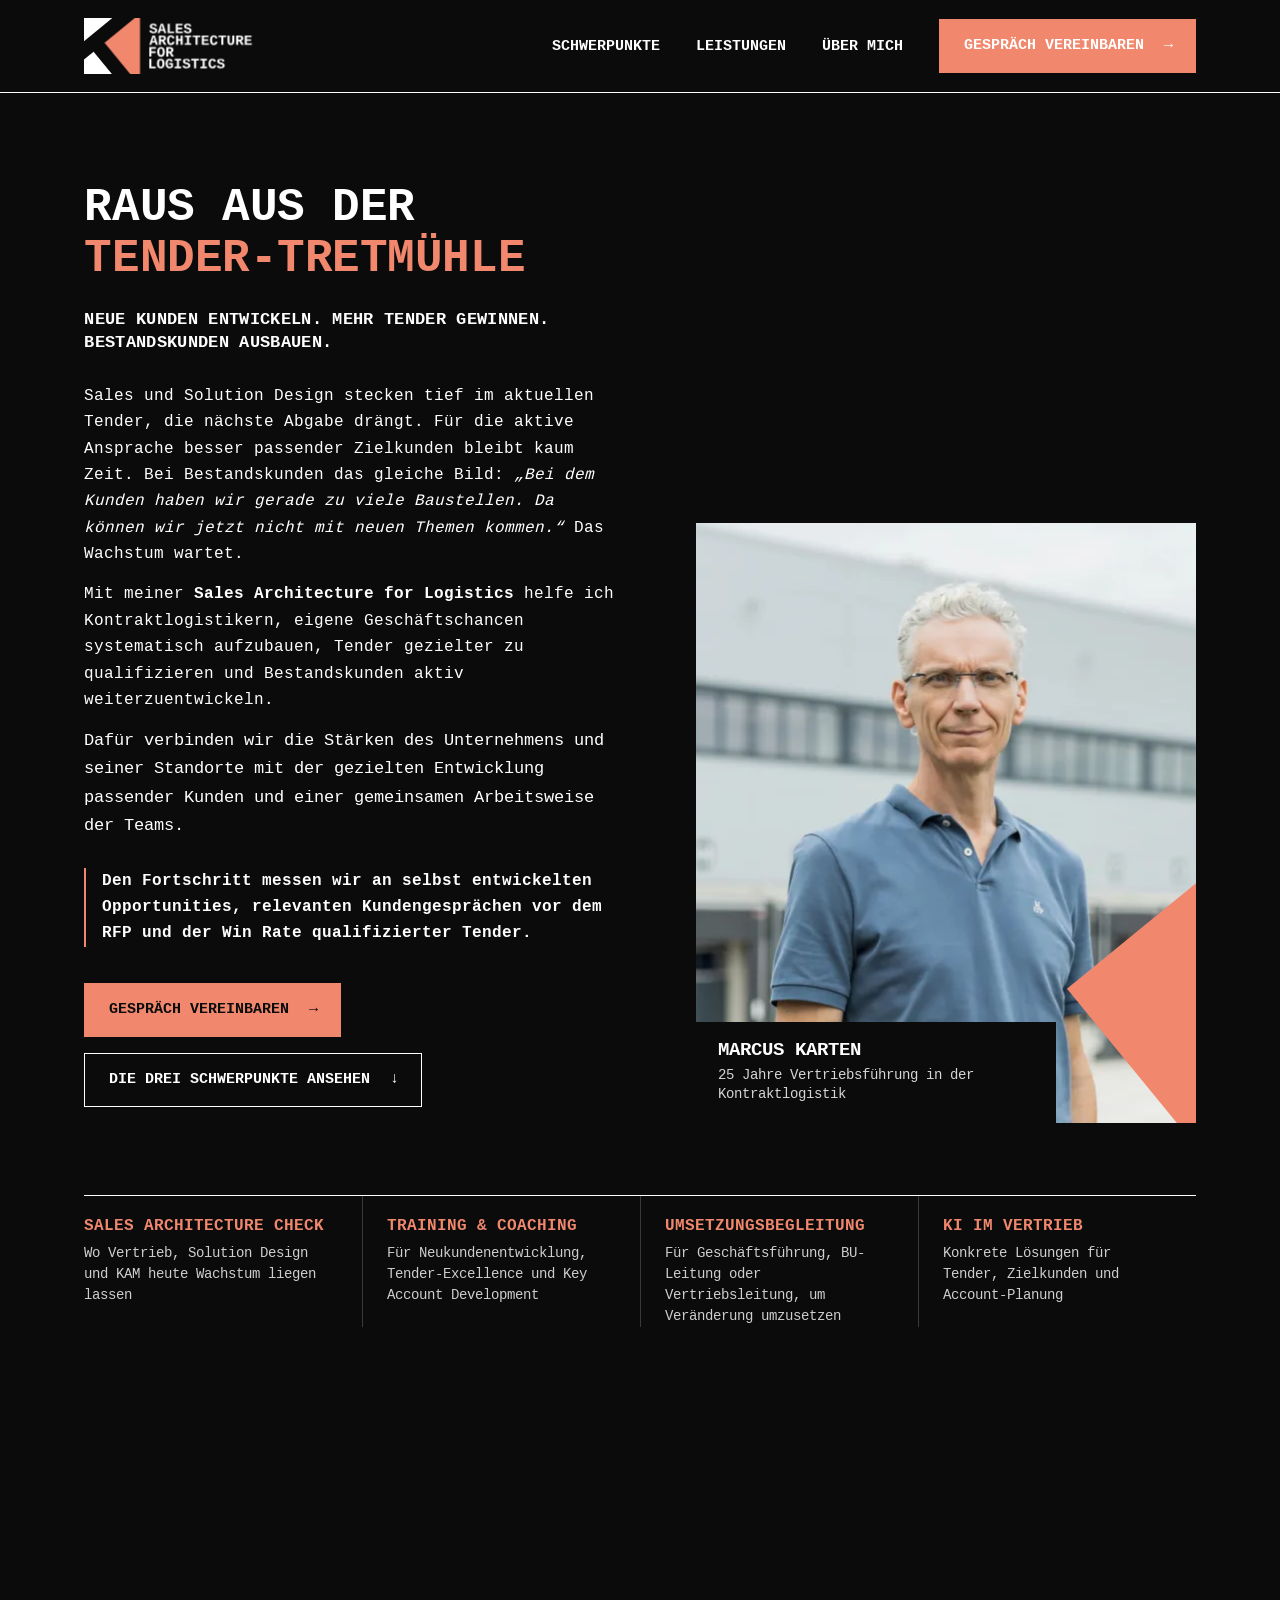
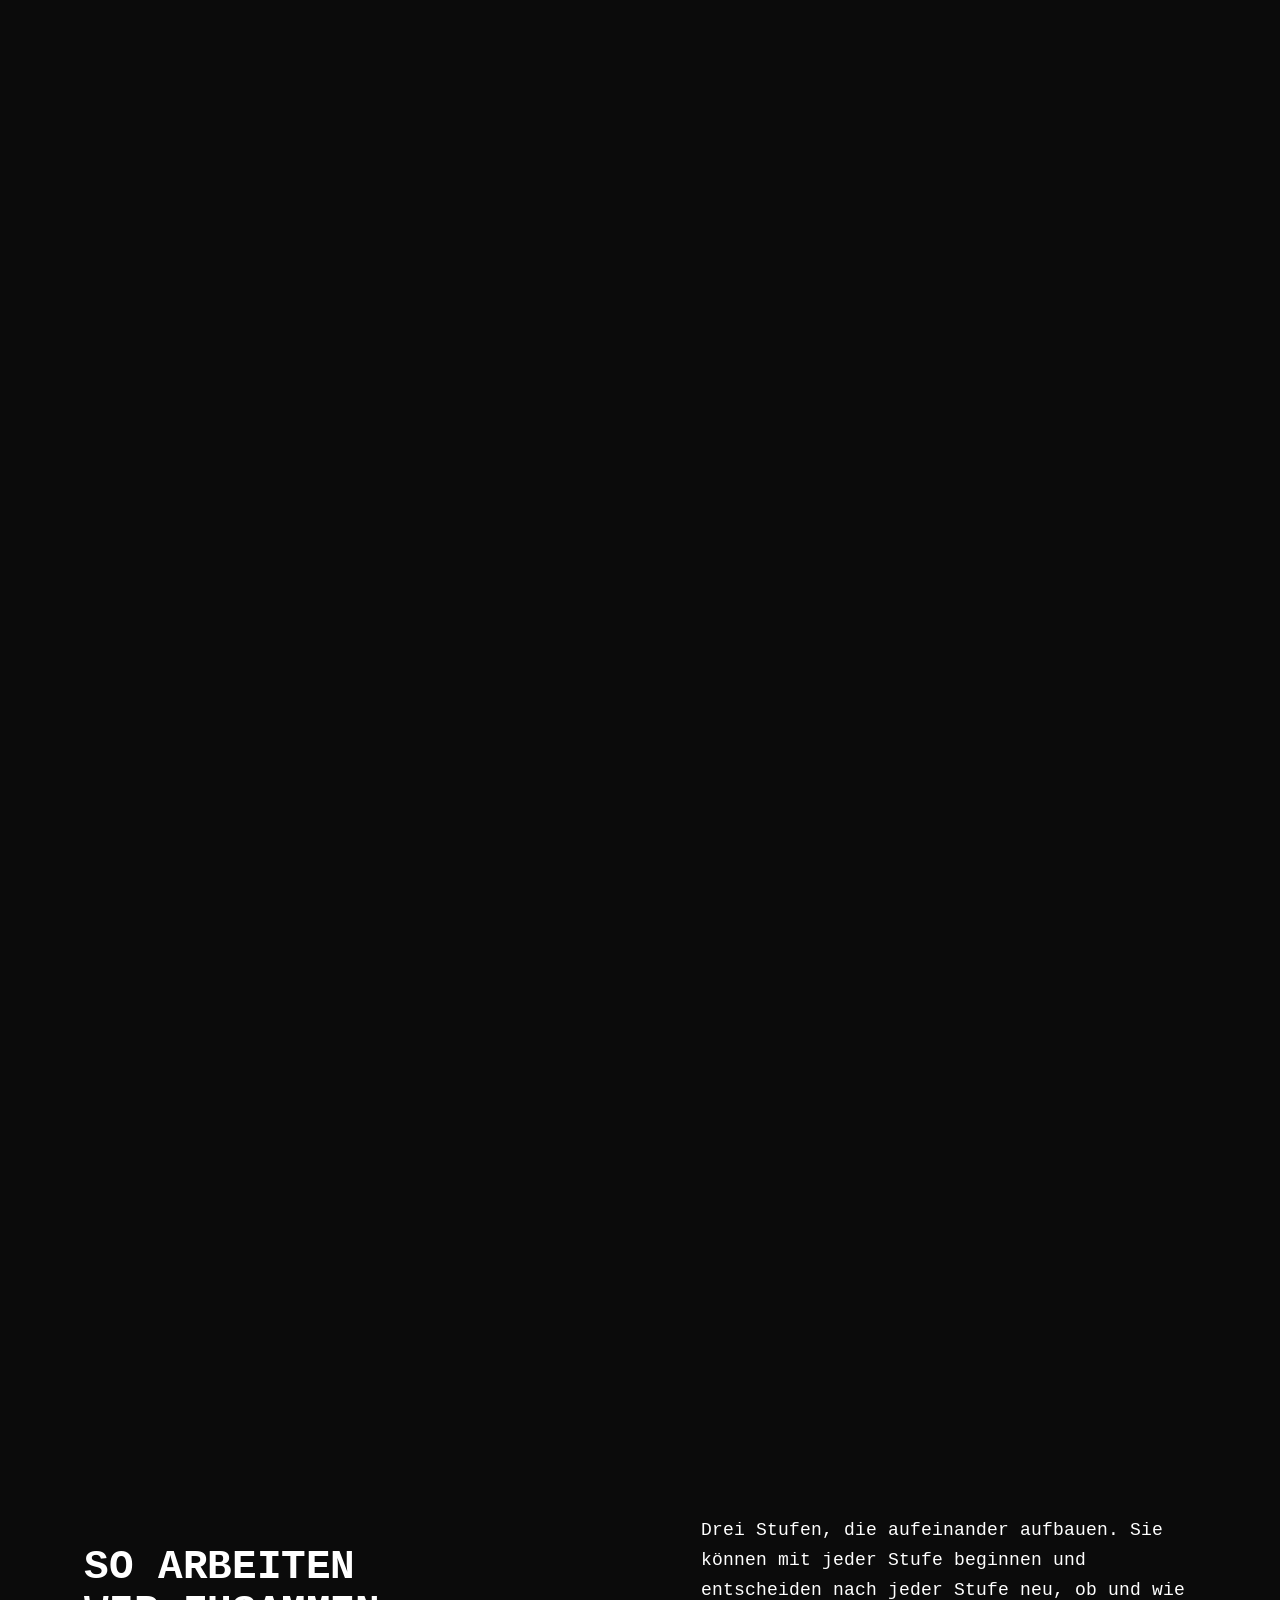
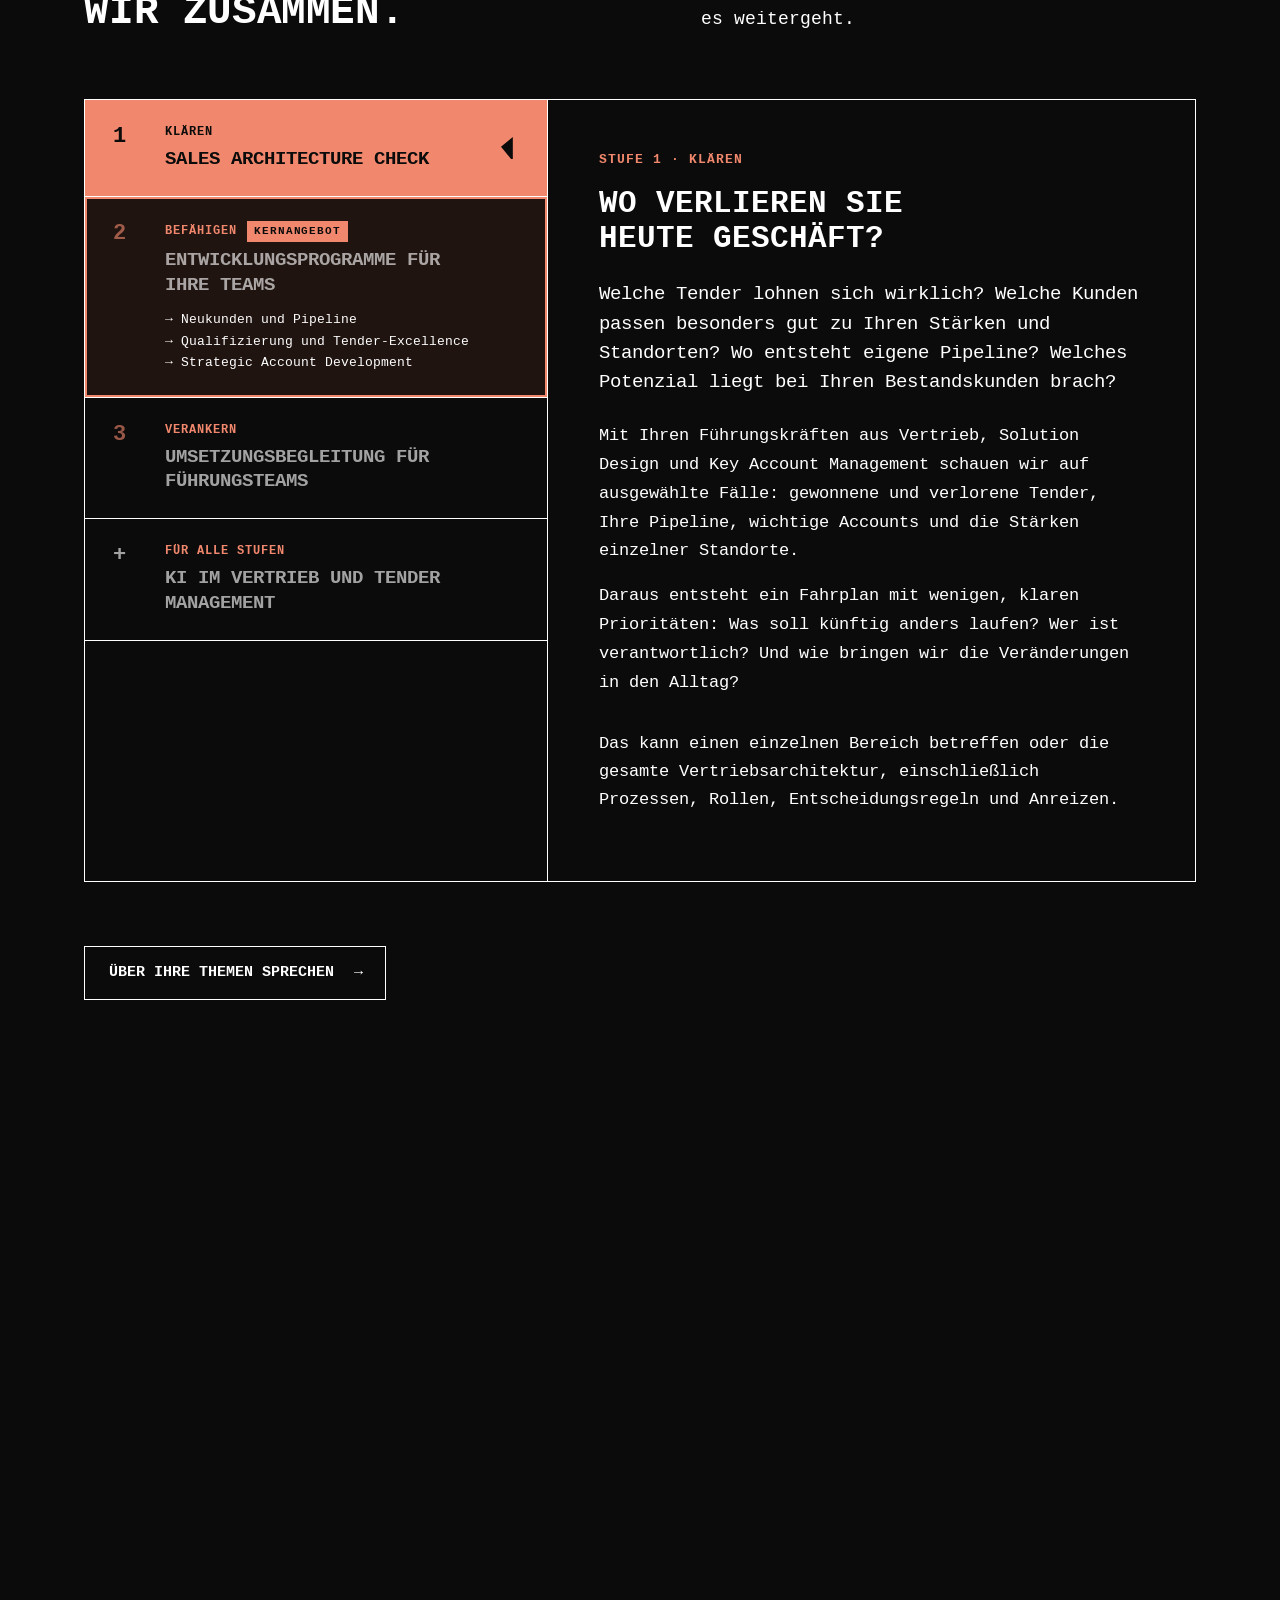
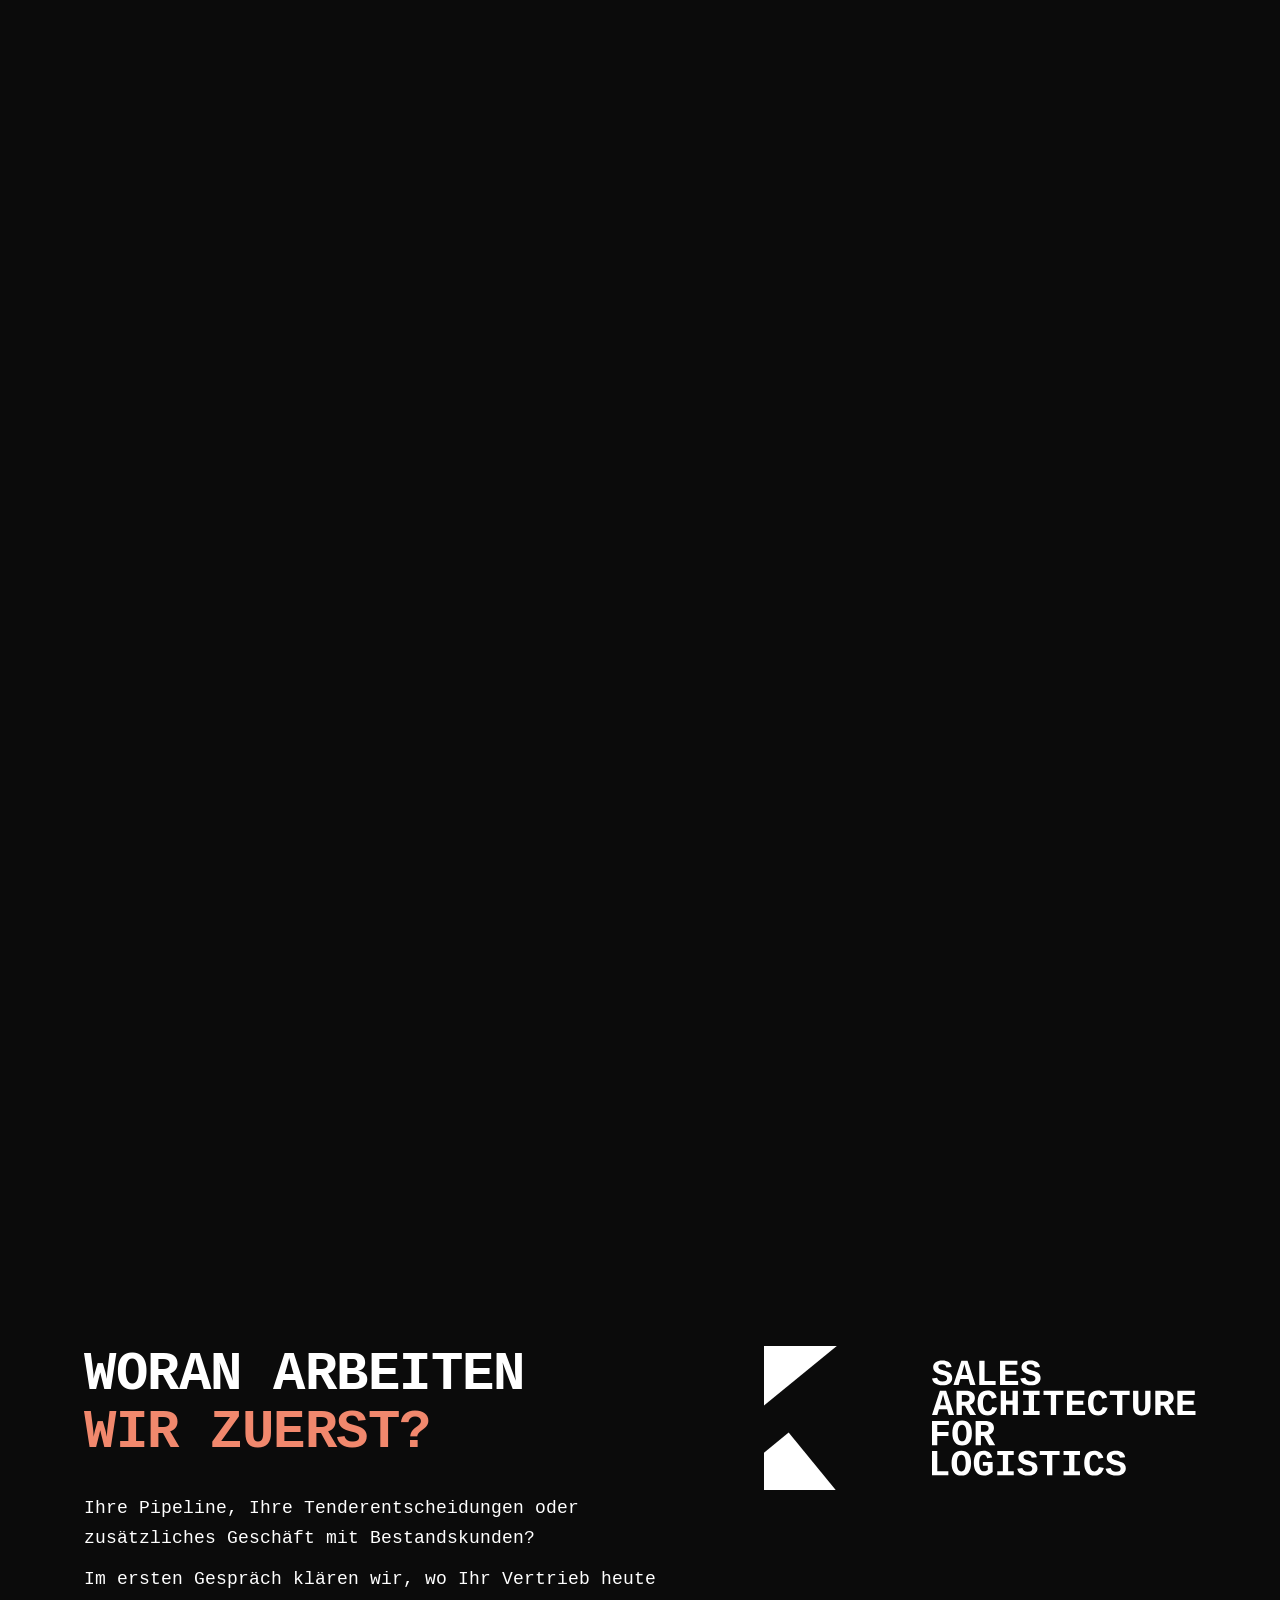
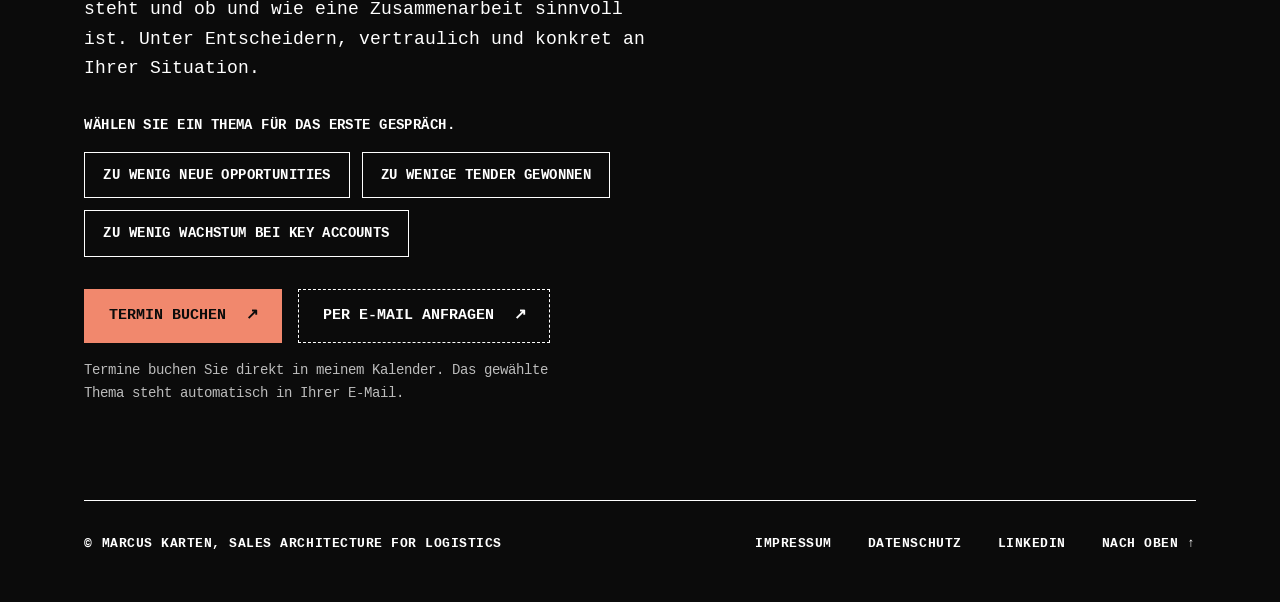
<file: index.html>
<!doctype html>
<html lang="de">
<head>
<meta charset="utf-8">
<meta name="viewport" content="width=device-width, initial-scale=1">
<meta name="description" content="Raus aus der Tender-Tretmühle: neue Kunden entwickeln, mehr Tender gewinnen und Bestandskunden ausbauen. Sales Architecture for Logistics von Marcus Karten: Sales Architecture Check, Entwicklungsprogramme für Sales, Solution Design und KAM, Umsetzungsbegleitung für Führungsteams und KI im Vertrieb für die Kontraktlogistik.">
<title>Marcus Karten, Sales Architecture for Logistics</title>
<link rel="canonical" href="https://marcuskarten.com/">
<meta property="og:type" content="website">
<meta property="og:locale" content="de_DE">
<meta property="og:url" content="https://marcuskarten.com/">
<meta property="og:title" content="Marcus Karten, Sales Architecture for Logistics">
<meta property="og:description" content="Raus aus der Tender-Tretmühle: neue Kunden entwickeln, mehr Tender gewinnen, Bestandskunden ausbauen. Vertriebsarchitektur für die Kontraktlogistik.">
<meta property="og:image" content="https://marcuskarten.com/og-image.jpg">
<meta property="og:image:width" content="1200">
<meta property="og:image:height" content="627">
<meta property="og:image:alt" content="Marcus Karten, Sales Architecture for Logistics: Neue Kunden entwickeln. Mehr Tender gewinnen. Bestandskunden ausbauen.">
<meta name="twitter:card" content="summary_large_image">
<meta name="theme-color" content="#0B0B0B">
<link rel="icon" href="favicon.svg" type="image/svg+xml">
<link rel="icon" href="favicon.ico" sizes="48x48">
<link rel="apple-touch-icon" href="apple-touch-icon.png">
<link rel="preload" href="assets/fonts/cousine-400-latin.woff2" as="font" type="font/woff2" crossorigin>
<link rel="stylesheet" href="assets/css/fonts.css">
<style>
/* Layout: full-bleed sections in black / white / paper, 1248px content column; the logo's facet is the only shape and the only motion motif. */
:root{
  --black:#0B0B0B; --white:#FFFFFF; --coral:#F1886D; --paper:#F0F0EE;
  --line-d:var(--white); --line-l:var(--black);
  --font:'Cousine','Liberation Mono',Menlo,Consolas,monospace;
  --sans:'IBM Plex Sans','Cousine',system-ui,-apple-system,'Segoe UI',Arial,sans-serif;
  --gut:clamp(16px,6.6vw,96px);
  --ease:cubic-bezier(.2,.8,.2,1);
  /* Motion standards (Material 3): enter decelerates, exit accelerates, state changes ease in and out */
  --ease-out:cubic-bezier(.05,.7,.1,1); --ease-std:cubic-bezier(.2,0,0,1); --ease-in:cubic-bezier(.3,0,.8,.15);
  interpolate-size:allow-keywords;
  color-scheme:light;
}
*{box-sizing:border-box}
html{scroll-behavior:smooth}
body{margin:0;background:var(--white);color:var(--black);font-family:var(--font);font-size:17px;line-height:1.65;-webkit-font-smoothing:antialiased;overflow-x:hidden}
a{color:inherit;text-decoration:none}
:focus-visible{outline:2px solid var(--coral);outline-offset:3px}
.wrap{max-width:calc(1248px + 2*var(--gut));margin:0 auto;padding-inline:var(--gut)}
h1,h2{margin:0;font-weight:700;text-transform:uppercase;text-wrap:balance;letter-spacing:-.01em}
h3{margin:0;font-weight:700;text-wrap:balance}
strong{font-weight:600}
/* Cousine carries headlines, labels, buttons and numbers; IBM Plex Sans carries running text. */
h1,h2,h3,h4,.btn,.nav ul a,.k,.kick,.badge,.sp-step,.sp-k,.rv-k,.more,.rv-cta,.transfer-k,.steps b,.topics-k,.caption b,.creds b,.hl-sub,.li-link,.foot,.svc-item .n,.svc-item b,.prog .pt b,.deep>summary,.defs dt,.sp-facts dt{font-family:var(--font)}
p{margin:0;text-wrap:pretty}
ul,ol{margin:0;padding:0;list-style:none}
.fx{display:block;overflow:visible}
.fx path{fill:var(--coral)}

/* ---------- Logo ---------- */
.logo{--s:1;display:inline-flex;color:var(--white)}
.logo svg{height:calc(40px*var(--s));width:auto;overflow:visible;display:block}
.logo path{fill:currentColor}

/* ---------- Buttons ---------- */
.btn{display:inline-flex;align-items:center;gap:20px;padding:17px 22px 17px 24px;font:700 15px/18px var(--font);text-transform:uppercase;border:1.5px solid transparent;cursor:pointer;transition:transform .2s var(--ease-std),background .2s var(--ease-std),color .2s var(--ease-std)}
.btn .ar{transition:transform .2s var(--ease-std)}
.btn:hover .ar{transform:translateX(5px)}
.btn-primary{background:var(--coral);color:var(--black)}
.btn-ol-l{border-color:var(--white);color:var(--white);background:transparent}
.btn-ol-l:hover{background:var(--white);color:var(--black)}

/* ---------- Nav ---------- */
.nav{position:sticky;top:env(safe-area-inset-top,0px);z-index:50;background:var(--black);border-bottom:1px solid var(--line-d);transition:padding .25s var(--ease-std)}
.nav .wrap{display:flex;align-items:center;justify-content:space-between;gap:24px;padding-block:18px;transition:padding .25s var(--ease-std)}
.nav.compact .wrap{padding-block:10px}
.nav .logo{--s:1.4;transition:transform .25s var(--ease-std);transform-origin:left center}
.nav.compact .logo{transform:scale(.85)}
.nav ul{display:flex;align-items:center;gap:36px}
.nav ul a{color:var(--white);font-weight:700;font-size:15px;text-transform:uppercase;position:relative}
.nav ul a:not(.btn)::after{content:"";position:absolute;left:0;right:0;bottom:-6px;height:2px;background:var(--coral);transform:scaleX(0);transform-origin:left;transition:transform .25s var(--ease-std)}
.nav ul a:not(.btn):hover::after{transform:scaleX(1)}

/* ---------- Sections ---------- */
section{position:relative;overflow:hidden;overflow:clip;scroll-margin-top:70px}
.black{background:var(--black);color:var(--white)}
.white{background:var(--white)}
.paper{background:var(--paper)}
.pad{padding-block:120px}
.h2{font-size:clamp(28px,3.2vw,44px);line-height:1.1}
.lead{font-size:18px;line-height:1.65;max-width:34em}
.head{display:grid;grid-template-columns:minmax(0,1.15fr) minmax(0,1fr);gap:48px;align-items:end}
.sub{font-size:clamp(20px,1.8vw,24px);line-height:1.3;max-width:30em}

/* wipe overlays (JS-injected) */
/* 2px overhang at top and bottom, so no anti-aliased seam shows at the section edge while scrolling */
.wipe{position:absolute;inset:-2px 0;z-index:20;pointer-events:none;will-change:clip-path}
.wipe.band{background:var(--coral)}

/* ---------- Hero ---------- */
.hero .wrap{padding-block:88px 96px}
.hero-row{display:grid;grid-template-columns:minmax(0,1fr) minmax(0,500px);gap:64px;align-items:end}
.hero-copy{display:flex;flex-direction:column;gap:28px;padding-bottom:16px;min-width:0}
.hl{font-size:clamp(28px,3.6vw,58px);line-height:1.04;margin-bottom:8px}
.hl .ln{display:block;overflow:hidden;padding-top:.08em}
.hl .ln>span{display:inline-block}
.hl .acc{color:var(--coral)}
.hero-text{display:flex;flex-direction:column;gap:14px;max-width:38em}
.hero-text p{font-size:16px;line-height:1.65}
.hero-text .lead{font-size:clamp(19px,1.6vw,22px);line-height:1.45;max-width:none}
.hl-sub{font-weight:700;font-size:clamp(15px,1.3vw,18px);line-height:1.4;letter-spacing:.02em;text-transform:uppercase;margin-top:-12px}
.goal{padding-left:16px;border-left:2px solid var(--coral);font-weight:600}
.creds{display:grid;grid-template-columns:repeat(4,minmax(0,1fr));margin-top:72px;border-top:1px solid var(--line-d)}
.creds li{padding:20px 24px 0 0;min-width:0}
.creds li+li{padding-left:24px;border-left:1px solid #3A3A3A}
.creds b{display:block;margin-bottom:6px;font-size:16px;line-height:1.3;text-transform:uppercase;color:var(--coral)}
.creds span{display:block;font-size:14px;line-height:1.5;color:#CFCFCF}
.actions{display:flex;flex-wrap:wrap;gap:16px;margin-top:8px}
.portrait{position:relative;aspect-ratio:500/600;max-width:100%;overflow:hidden;background:#222}
.portrait img{width:100%;height:100%;object-fit:cover;object-position:48% 30%;display:block}
.portrait .facet-rest{position:absolute;right:-1px;bottom:0;height:40%;width:auto}
.caption{position:absolute;left:0;bottom:0;background:var(--black);padding:18px 22px;display:flex;flex-direction:column;gap:4px;max-width:72%}
.caption b{font-size:19px;line-height:1.15;text-transform:uppercase}
.caption small{font-size:14px;line-height:1.4;color:#D6D6D6}
.pw{position:absolute;inset:0;z-index:3;pointer-events:none}
.pw.cover{background:var(--black)}.pw.band{background:var(--coral)}
html:not(.motion) .pw{display:none}

/* ---------- Schwerpunkte ---------- */
.s1 .wrap{display:flex;flex-direction:column;gap:56px}
.cards{display:grid;grid-template-columns:repeat(3,minmax(0,1fr));border-block:2px solid var(--black)}
.cards.two{grid-template-columns:repeat(2,minmax(0,1fr))}
/* Front and reveal share one grid cell, so every card is as tall as its longest text and cards in a row stay aligned. */
.card{position:relative;overflow:hidden;display:grid;grid-template-areas:"c";min-height:340px;cursor:pointer;outline-offset:-4px}
.card>*{grid-area:c;min-width:0}
.card>div:first-child{padding:40px 32px 56px}
.card+.card{border-left:1px solid var(--black)}
.card .k .kn{margin-right:14px}
.card .k{display:block;font-weight:700;font-size:14px;text-transform:uppercase;letter-spacing:.03em;margin-bottom:16px}
.card h3{font-size:clamp(21px,1.8vw,25px);line-height:1.2;text-transform:uppercase}
/* Teaser: an upward triangle on the bottom edge, where the reveal rises from */
.card .hint{position:absolute;left:50%;bottom:0;width:36px;height:18px;transform:translateX(-50%);background:var(--coral);clip-path:polygon(50% 0,100% 100%,0 100%)}
/* Reveal: a large surface, so it keeps the calm v1.8 timing (650 ms both ways, the coral band leads by 70 ms); only the text travels 12 px */
.rv{position:relative;z-index:2;background:var(--black);color:var(--white);padding:40px 32px 40px;display:flex;flex-direction:column;justify-content:flex-end;gap:18px;
  clip-path:polygon(50% 100%,calc(50% + 300cqw) calc(100% + 300cqw),calc(50% - 300cqw) calc(100% + 300cqw));transition:clip-path .65s var(--ease)}
.rv.band{background:var(--coral);transition-delay:.07s}
.rv{hyphens:auto;overflow-wrap:break-word}
@media (min-width:901px) and (max-width:1100px){.card>div:first-child,.rv{padding-inline:24px}}
.pain{margin-top:18px;font-size:17px;line-height:1.55;color:#3A3A3A;max-width:30em}
.more{display:inline-block;margin-top:20px;font-weight:700;font-size:12px;line-height:1.4;letter-spacing:.08em;text-transform:uppercase;color:#8A8A8A}
.rv ul{display:flex;flex-direction:column;gap:10px}
.rv li{position:relative;padding-left:24px;font-size:16px;line-height:1.5}
.rv li::before{content:"→";position:absolute;left:0;color:var(--coral)}
.rv>p{font-size:16px;line-height:1.6}
.rv-cta{align-self:flex-start;display:inline-flex;gap:10px;font-weight:700;font-size:13px;line-height:1.4;letter-spacing:.06em;text-transform:uppercase;color:var(--white);border-bottom:2px solid var(--coral);padding-bottom:4px}
.rv-cta:hover{color:var(--coral)}
.rv-end{position:relative;padding-top:16px}
.rv-end::before{content:"";position:absolute;left:0;top:0;width:36px;height:2px;background:var(--coral)}
.rv>*{opacity:0;transform:translateY(12px);transition:opacity .3s var(--ease-std),transform .4s var(--ease)}
.card:focus-visible .rv,.card:has(.rv-cta:focus-visible) .rv,.card.open .rv{clip-path:polygon(50% calc(-50cqw - 4px),calc(50% + 300cqw) calc(250cqw - 4px),calc(50% - 300cqw) calc(250cqw - 4px));transition-delay:.07s}
.card:focus-visible .rv.band,.card:has(.rv-cta:focus-visible) .rv.band,.card.open .rv.band{transition-delay:0s}
.card:focus-visible .rv>*,.card:has(.rv-cta:focus-visible) .rv>*,.card.open .rv>*{opacity:1;transform:none;transition-delay:.32s}
.card:focus-visible .rv>:nth-child(2),.card:has(.rv-cta:focus-visible) .rv>:nth-child(2),.card.open .rv>:nth-child(2){transition-delay:.36s}
.card:focus-visible .rv>:nth-child(n+3),.card:has(.rv-cta:focus-visible) .rv>:nth-child(n+3),.card.open .rv>:nth-child(n+3){transition-delay:.4s}
@media (hover:hover) and (min-width:901px){
  .card:hover .rv{clip-path:polygon(50% calc(-50cqw - 4px),calc(50% + 300cqw) calc(250cqw - 4px),calc(50% - 300cqw) calc(250cqw - 4px));transition-delay:.07s}
  .card:hover .rv.band{transition-delay:0s}
  .card:hover .rv>*{opacity:1;transform:none;transition-delay:.32s}
  .card:hover .rv>:nth-child(2){transition-delay:.36s}
  .card:hover .rv>:nth-child(n+3){transition-delay:.4s}
}
/* Touch and narrow screens: tap opens and closes; a plus in the top right corner turns into a close cross */
@media (hover:none),(max-width:900px){
  .card::before,.card::after{content:"";position:absolute;top:44px;right:var(--tap-r,32px);width:20px;height:2px;background:var(--black);z-index:3;transition:transform .25s var(--ease-std),background .2s var(--ease-std)}
  .card::after{transform:rotate(90deg)}
  .card.open::before{transform:rotate(45deg);background:var(--white)}
  .card.open::after{transform:rotate(135deg);background:var(--white)}
  .card .k,.card>div>h3:first-child{padding-right:36px}
}
@media (prefers-reduced-motion:reduce){.rv,.rv>*{transition:none!important}}
.cross{display:flex;flex-direction:column;gap:28px}
.cross .sub{align-self:center;text-align:center}
.cross-head{align-self:center;display:flex;flex-direction:column;align-items:center;gap:12px;text-align:center}

/* ---------- Leistungen ---------- */
/* Three levels: the format list on the left selects the panel; in format 02 the core programmes open as accordions,
   and the supplementary modules sit behind one box that opens a third column on wide screens. */
.s2 .wrap{display:flex;flex-direction:column;gap:64px}
.svc{display:grid;grid-template-columns:minmax(0,5fr) minmax(0,7fr);border:1px solid var(--line-d)}
.svc-list{border-right:1px solid var(--line-d)}
/* The list stays in view while the reader scrolls through a long panel */
.svc-stick{position:sticky;top:100px;display:flex;flex-direction:column}
.svc-item{display:grid;grid-template-columns:36px minmax(0,1fr) 18px;gap:16px;align-items:center;width:100%;padding:24px 28px;background:transparent;color:var(--white);border:0;border-bottom:1px solid var(--line-d);font:inherit;text-align:left;cursor:pointer;transition:box-shadow .2s var(--ease-std),background .2s var(--ease-std)}
.svc-item .n,.svc-item b{transition:opacity .2s var(--ease-std)}
.svc-item[aria-pressed="false"] .n,.svc-item[aria-pressed="false"] b{opacity:.62}
.svc-item[aria-pressed="false"] .n{color:var(--white)}
.svc-item:focus-visible{background:#1E1E1E;box-shadow:inset 3px 0 0 var(--white)}
.svc-item:focus-visible .n,.svc-item:focus-visible b{opacity:1}
@media (hover:hover){
  .svc-item:hover{background:#1E1E1E;box-shadow:inset 3px 0 0 var(--white)}
  .svc-item:hover .n,.svc-item:hover b{opacity:1}
}
.svc-item[aria-pressed="true"]{box-shadow:inset 5px 0 0 var(--coral)}
.svc-item .n{color:var(--coral);font-weight:700;font-size:15px;line-height:1.6}
.svc-item b{display:block;font-size:clamp(17px,1.5vw,20px);line-height:1.3;text-transform:uppercase;hyphens:auto;overflow-wrap:break-word}
.svc-item .fx{height:22px;opacity:0;transform:translateX(-8px);transition:opacity .2s var(--ease-std),transform .3s var(--ease-out)}
.svc-item[aria-pressed="true"] .fx{opacity:1;transform:none}

/* Level 1: format panel */
.svc-panel{padding:clamp(28px,4vw,56px);min-width:0}
.sp{display:flex;flex-direction:column;gap:24px}
.sp[hidden]{display:none}
.sp h3{font-size:clamp(24px,2.4vw,34px);line-height:1.15;text-transform:uppercase}
/* Type hierarchy: title (bold, large), subhead (bold, uppercase), label (bold, small uppercase), text (regular; leads only larger) */
.sp-lead{font-size:19px;line-height:1.55;font-weight:400;max-width:34em}
.sp-copy{display:flex;flex-direction:column;gap:16px}
.sp-copy p{font-size:17px;line-height:1.7;max-width:36em}
/* Group labels above the core programmes and the supplementary modules */
.sp-k{margin:20px 0 0;font-size:14px;line-height:1.4;letter-spacing:.04em;text-transform:uppercase}
.sp-k+.progs{margin-top:-8px}
/* Switching formats: the new panel fades in from 12 px, 40 ms stagger */
.svc-panel.swap .sp:not([hidden])>*{animation:qIn .3s both var(--ease-out)}
.svc-panel.swap .sp>*:nth-child(2){animation-delay:.04s}.svc-panel.swap .sp>*:nth-child(3){animation-delay:.08s}.svc-panel.swap .sp>*:nth-child(n+4){animation-delay:.12s}
@keyframes qIn{from{opacity:0;transform:translateX(12px)}}

/* Plus that turns into a minus */
.s2 .tg{position:relative;width:18px;height:18px;flex:none}
.s2 .tg::before,.s2 .tg::after{content:"";position:absolute;left:0;right:0;top:8px;height:2px;background:currentColor;transition:transform .25s var(--ease-std)}
.s2 .tg::after{transform:rotate(90deg)}
.s2 details[open]>summary .tg::after{transform:rotate(0)}
.s2 summary{list-style:none;cursor:pointer}
.s2 summary::-webkit-details-marker{display:none}

/* Level 2: core programmes */
.progs{border-bottom:1px solid var(--white)}
.prog{border-top:1px solid var(--white)}
.prog>summary{display:grid;grid-template-columns:minmax(0,1fr) 18px;gap:16px;align-items:center;padding:20px 0}
.prog>summary .pt,.prog>summary .tg{transition:opacity .2s var(--ease-std)}
.prog:not([open])>summary .pt,.prog:not([open])>summary .tg{opacity:.62}
.prog>summary:hover .pt,.prog>summary:hover .tg,.prog>summary:focus-visible .pt,.prog>summary:focus-visible .tg{opacity:1}
.prog .pt b{display:block;font-size:clamp(16px,1.3vw,18px);line-height:1.35;text-transform:uppercase;hyphens:auto;overflow-wrap:break-word}
.prog>summary:hover b{text-decoration:underline 2px var(--coral);text-underline-offset:6px}
.prog[open]>summary b{color:var(--coral)}
.prog-body{display:flex;flex-direction:column;gap:16px;padding:4px 0 36px}
.prog-body .sp-copy p{font-size:16px}
.deck{font-size:18px;line-height:1.55;font-weight:400}
.out{padding-left:16px;border-left:2px solid var(--coral);font-weight:600}
/* Accordions stretch open and contract shut on the same eased curve; the content fades in once there is room */
.motion .prog[open]>.prog-body,.motion .deep[open]>.deep-body{animation:fadeUp .35s .1s both var(--ease-out)}
.s2 details::details-content{block-size:0;overflow-y:clip}
.s2 details[open]::details-content{block-size:auto}
.motion .s2 details::details-content{transition:block-size .45s var(--ease-std),content-visibility .45s allow-discrete}

/* Level 3: the supplementary modules behind one outlined box; one uniform list inside, term left, explanation right */
.deep>summary{display:flex;justify-content:space-between;align-items:center;gap:20px;padding:16px 20px;border:1px solid var(--white);font-weight:700;font-size:14px;line-height:1.3;letter-spacing:.03em;text-transform:uppercase;transition:box-shadow .2s var(--ease-std)}
.deep>summary:hover{box-shadow:inset 0 -3px 0 var(--coral)}
.deep[open]>summary{box-shadow:inset 5px 0 0 var(--coral)}
.deep-body{border:1px solid var(--white);border-top:0;padding:28px 24px;display:flex;flex-direction:column;gap:20px}
.defs{margin:0;border-top:1px solid var(--white)}
.defs>div{display:grid;grid-template-columns:minmax(0,230px) minmax(0,1fr);gap:24px;padding:16px 0;border-bottom:1px solid var(--white)}
.defs dt{font-weight:700;font-size:13px;line-height:1.6;letter-spacing:.03em;text-transform:uppercase;padding-top:2px;hyphens:auto;overflow-wrap:break-word}
.defs dd{margin:0;font-size:16px;line-height:1.65}
@media (max-width:1099px){.defs>div{grid-template-columns:1fr;gap:6px}}

/* Transfer steps (inside stage 2): the three steps read as a sequence */
.steps{grid-column:2;grid-row:1 / span 2;display:grid;grid-template-columns:repeat(3,minmax(0,1fr));gap:40px;padding-left:clamp(28px,4vw,56px)}
.steps li{position:relative;border-top:1px solid var(--white);padding-top:16px}
.steps li:not(:last-child)::after{content:"→";position:absolute;right:-28px;top:14px;color:var(--coral);font-weight:700}
.steps b{font-size:17px;line-height:1.3;text-transform:uppercase}

.svc-foot{display:flex;justify-content:space-between;align-items:center;gap:32px;flex-wrap:wrap}
.svc-foot p{font-size:17px;line-height:1.65;max-width:40em}

@media (max-width:900px){
  .svc{grid-template-columns:1fr}
  .svc-list{border-right:0}
  .svc-stick{position:static}
  .svc-item{padding:20px 24px}
  .svc-panel{border-bottom:1px solid var(--line-d);padding:28px 24px 36px}
  .svc-foot{align-items:flex-start}
  .steps{grid-column:1;grid-row:auto;padding-left:0;margin-top:8px}
}
@media (max-width:520px){
  .svc-panel{padding:24px 20px 32px}
  .deep-body{padding:22px 16px}
  .steps{gap:28px}
  .steps li:not(:last-child)::after{right:-21px}
  .steps b{font-size:13px}
}
@media (prefers-reduced-motion:reduce){.svc-panel.swap .sp>*{animation:none!important}}

@media (min-width:901px){
  .svc{display:flex}
  .svc-list{flex:0 0 41.6667%;min-width:0}
  .svc-panel{flex:1 1 0%}
}



/* ---------- Schwerpunkte: small labels make the card logic readable from the first card ---------- */
.rv>p.rv-k{margin-bottom:-10px;font-weight:700;font-size:12px;line-height:1.4;letter-spacing:.08em;text-transform:uppercase;color:#A8A8A8}

/* ---------- Leistungen v2: Stufen statt Formate ---------- */
/* Three stages plus one cross-cutting item. Active stage: full coral. The core offer (stage 2) stays framed in coral even when inactive. */
.s2 .head .lead{max-width:30em}
.svc-item{align-items:start}
.svc-item .n{font-size:22px;line-height:1.15}
.svc-item[aria-pressed="false"] .n{color:var(--coral)}
.svc-item.plus[aria-pressed="false"] .n{color:var(--white)}
.svc-item .kick{display:flex;align-items:center;gap:10px;flex-wrap:wrap;margin-bottom:6px;font-weight:700;font-size:12px;line-height:1.4;letter-spacing:.08em;text-transform:uppercase;color:var(--coral)}
.svc-item .badge{display:inline-block;padding:3px 7px;background:var(--coral);color:var(--black);font-size:11px;letter-spacing:.08em}
.svc-item .pv{display:flex;flex-direction:column;gap:2px;margin-top:12px;font-size:13px;line-height:1.5}
.svc-item .fx{align-self:center}
.svc-item.core{background:#1F1410;box-shadow:inset 0 0 0 2px var(--coral)}
.svc-item[aria-pressed="true"],.svc-item[aria-pressed="true"]:focus-visible{background:var(--coral);color:var(--black);box-shadow:none}
.svc-item[aria-pressed="true"] .n,.svc-item[aria-pressed="true"] .kick{color:var(--black)}
.svc-item[aria-pressed="true"] .badge{background:var(--black);color:var(--coral)}
.svc-item[aria-pressed="true"] .fx path{fill:var(--black)}
.svc-item[aria-pressed="true"]:focus-visible{outline-color:var(--white)}
@media (hover:hover){
  .svc-item.core[aria-pressed="false"]:hover{background:#2A1B15;box-shadow:inset 0 0 0 2px var(--coral)}
}
.sp-step{margin:0 0 -8px;font-weight:700;font-size:13px;line-height:1.4;letter-spacing:.08em;text-transform:uppercase;color:var(--coral)}
.sp-facts{margin:0;display:grid;grid-template-columns:repeat(3,minmax(0,1fr));border-top:1px solid var(--white);border-bottom:1px solid var(--white)}
.sp-facts>div{padding:16px 20px 18px 0;min-width:0}
.sp-facts>div+div{padding-left:20px;border-left:1px solid #3A3A3A}
.sp-facts dt{font-weight:700;font-size:12px;letter-spacing:.08em;text-transform:uppercase;color:var(--coral);margin-bottom:6px}
.sp-facts dd{margin:0;font-size:15px;line-height:1.5}
.arrows{display:flex;flex-direction:column;gap:6px}
.arrows li{position:relative;padding-left:26px;font-size:17px;line-height:1.6}
.arrows li::before{content:"→";position:absolute;left:0;color:var(--coral)}
.transfer{display:flex;flex-direction:column;gap:14px;padding:22px 24px;background:#161616}
.transfer-k{font-weight:700;font-size:13px;line-height:1.4;letter-spacing:.06em;text-transform:uppercase}
.transfer .steps{grid-column:auto;grid-row:auto;padding-left:0;padding-right:28px}
.transfer>p:last-child{font-size:15px;line-height:1.6}
@media (max-width:1099px){
  .sp-facts{grid-template-columns:1fr}
  .sp-facts>div,.sp-facts>div+div{padding:14px 0;border-left:0}
  .sp-facts>div+div{border-top:1px solid #3A3A3A}
}
@media (max-width:520px){.transfer{padding:18px 16px}.transfer .steps{padding-right:21px}}

.s3-row{display:grid;grid-template-columns:minmax(0,464px) minmax(0,1fr);gap:80px;align-items:start}
.rail-photo{aspect-ratio:464/600;max-width:100%;overflow:hidden;position:relative}
.rail-photo img{width:100%;height:100%;object-fit:cover;object-position:50% 20%;display:block}
.rail-photo .fx{position:absolute;right:-1px;bottom:0;height:30%;width:auto}
.exp{display:flex;flex-direction:column;gap:36px;min-width:0}
.exp .lead{font-size:19px}
.li-link{align-self:flex-start;font-weight:700;font-size:13px;letter-spacing:.06em;text-transform:uppercase;border-bottom:2px solid var(--coral);padding-bottom:4px}
.li-link:hover{color:#C4553A}
.exp-copy{display:flex;flex-direction:column;gap:16px}
.exp-copy p{font-size:17px;line-height:1.7;max-width:38em}

/* ---------- Kontakt ---------- */
.s6 .wrap{padding-block:128px 48px;display:flex;flex-direction:column;gap:96px}
.contact{display:grid;grid-template-columns:minmax(0,1fr) auto;gap:48px;align-items:start}
.contact .col{display:flex;flex-direction:column;gap:32px;min-width:0}
.chl{font-size:clamp(30px,4.2vw,60px);line-height:1.08}
.chl .ln{display:block}
.chl .acc{color:var(--coral)}
.contact-text{display:flex;flex-direction:column;gap:12px}
.topics-k{font-weight:700;font-size:14px;line-height:1.4;letter-spacing:.03em;text-transform:uppercase;margin-bottom:-16px}
.topics{display:flex;flex-wrap:wrap;gap:12px}
.topic{display:inline-flex;align-items:center;gap:10px;padding:14px 18px;border:1px solid var(--white);background:transparent;color:var(--white);font:700 14px/1.2 var(--font);letter-spacing:.03em;text-transform:uppercase;text-align:left;cursor:pointer;transition:background .2s var(--ease-std),color .2s var(--ease-std),border-color .2s var(--ease-std)}
.topic:hover{box-shadow:inset 0 -3px 0 var(--coral)}
.topic .fx{height:15px;display:none}
.topic .fx path{fill:var(--black)}
.topic[aria-pressed="true"]{background:var(--white);color:var(--black);border-color:var(--white)}
.topic[aria-pressed="true"] .fx{display:block}
#mailbtn{transition:background .2s var(--ease-std),color .2s var(--ease-std),border-color .2s var(--ease-std)}
#mailbtn.quiet{background:transparent;color:var(--white);border:1.5px dashed var(--white)}
#mailbtn.quiet:hover,#mailbtn.quiet:focus-visible{background:var(--white);color:var(--black);border-style:solid;border-color:var(--white)}
.cta-row{display:flex;flex-wrap:wrap;gap:16px}
.cta-note{margin-top:-16px;font-size:14px;line-height:1.6;color:#BDBDBD;max-width:34em}
.cta-note .tel{color:var(--white);text-decoration:underline;text-decoration-color:var(--coral);text-underline-offset:3px}
.biglogo{--s:3.6;align-self:start}
.biglogo .p-fa{transition:fill .6s}
.biglogo.moving .p-fa{fill:var(--coral)}
.foot{border-top:1px solid var(--line-d);padding-top:32px;display:flex;justify-content:space-between;align-items:center;gap:24px;flex-wrap:wrap;font-weight:700;font-size:13px;letter-spacing:.04em;text-transform:uppercase}
.foot nav{display:flex;gap:36px;flex-wrap:wrap}
.foot nav a:hover{color:var(--coral)}

html.no-anchor{overflow-anchor:none}

/* ---------- Motion (only when allowed) ---------- */
@keyframes fadeUp{from{transform:translateY(8px);opacity:0}}
@keyframes lineUp{from{transform:translateY(110%)}}
/* Headline lines rise out of their mask; the line height is the distance, so they take a little longer (500 ms) */
.motion.play .hl .ln>span{animation:lineUp .5s both var(--ease-out);animation-delay:calc(.2s + var(--i)*.06s)}
.motion.play .hl-sub,.motion.play .hero-text,.motion.play .hero .actions,.motion.play .creds{animation:fadeUp .35s both var(--ease-out)}
.motion.play .hl-sub{animation-delay:.4s}.motion.play .hero-text{animation-delay:.45s}.motion.play .hero .actions{animation-delay:.49s}.motion.play .creds{animation-delay:.56s}
.motion .portrait .facet-rest{transform:translateX(105%);transition:transform .5s var(--ease-out)}
.motion .portrait.done .facet-rest{transform:none}
.motion .caption{transform:translateY(100%);transition:transform .35s .1s var(--ease-out)}
.motion .portrait.done .caption{transform:none}

.motion [data-reveal] .st,.motion .st[data-reveal]{opacity:0;transform:translateY(12px);transition:opacity .35s var(--ease-out),transform .35s var(--ease-out);transition-delay:calc(var(--i,0)*40ms)}
@media (min-width:901px){.motion [data-reveal].in .st,.motion .st[data-reveal].in{opacity:1;transform:none}}
@media (max-width:900px){
  .motion [data-reveal] .st,.motion .st[data-reveal]{transition-delay:0s}
  .motion .st.in{opacity:1;transform:none}
}

/* ---------- Responsive ---------- */
@media (max-width:1100px){
  .nav ul li:not(:last-child){display:none}
  .contact{grid-template-columns:1fr}
  .biglogo{--s:2.6;order:-1}
}
@media (max-width:900px){
  .pad{padding-block:80px}
  .hero .wrap{padding-block:24px 56px}
  .head,.s3-row{grid-template-columns:1fr;gap:40px}
  /* Intro: photo and headline first for orientation, then question, text and buttons */
  .hero-row{display:flex;flex-direction:column;align-items:stretch;gap:24px}
  .hero-copy{display:contents}
  .portrait{order:-2;width:100%;aspect-ratio:6/5;max-height:58vh}
  .hl{order:-1;margin-bottom:0}
  .caption{max-width:64%;padding:12px 16px}
  .caption b{font-size:16px}
  .caption small{font-size:12.5px;line-height:1.35}
  .actions{margin-top:4px}
  .hl-sub{order:-1}
  .creds{grid-template-columns:1fr 1fr;margin-top:48px}
  .creds li,.creds li+li{padding:16px 16px 16px 0;border-left:0}
  .creds li:nth-child(n+3){border-top:1px solid #3A3A3A}
  .cards,.cards.two{grid-template-columns:1fr}
  .card+.card{border-left:0;border-top:1px solid var(--black)}
  .card{min-height:0;--tap-r:4px}
  .card>div:first-child{padding:32px 0 48px;align-self:start}
  .rv{position:absolute;inset:0;padding:32px 20px;justify-content:flex-start}
  .rv>:first-child{padding-right:28px}
  .motion .card,.motion [data-reveal] .card.st{transition:opacity .35s var(--ease-out),transform .35s var(--ease-out),height .5s var(--ease-std)}
  .s6 .wrap{padding-block:88px 40px;gap:64px}
}
@media (max-width:520px){
  .nav .logo{--s:1.1}
  .nav ul .btn{padding:12px 14px;font-size:12px;gap:10px}
  .biglogo{--s:1.8}
  .btn{padding:15px 16px;gap:14px;font-size:14px}
}
/* ---------- V6 ---------- */
/* Cards are containers, so the reveal triangle can be sized in card widths: both flanks run at 45 degrees, the tip is a right angle on every card. */
.card{container-type:inline-size}
/* Stage 2: the core programmes come first and carry coral accents; the deep dives follow directly. */
.sp-k{margin:4px 0 0;color:var(--coral)}
.progs{border-top:2px solid var(--coral);border-bottom:2px solid var(--coral)}
.prog{border-top:0}
.prog+.prog{border-top:1px solid #3A3A3A}
.prog>summary{grid-template-columns:44px minmax(0,1fr) 18px;padding:22px 0}
.prog:not([open])>summary .pt,.prog:not([open])>summary .tg{opacity:1}
.prog .pn{font-family:var(--font);font-weight:700;font-size:15px;color:var(--coral)}
.prog .tg{color:var(--coral)}
.prog .pt b{font-size:clamp(17px,1.4vw,20px)}
.prog-body{padding-left:44px}
@media (hover:hover){.prog>summary:hover{background:#161616}}
.deep>summary{border-color:var(--coral)}
.deep>summary .tg{color:var(--coral)}
.deep-body{border-color:var(--coral)}
@media (max-width:520px){.prog>summary{grid-template-columns:34px minmax(0,1fr) 18px}.prog-body{padding-left:0}}
/* ---------- V7 ---------- */
/* Logo in the nav: the facet in coral; on load facet and wordmark glide in from the right and complete the K. */
.nav .logo .p-fa{fill:var(--coral)}
@keyframes logoIn{0%{transform:translateX(340px);opacity:0}40%{opacity:1}100%{transform:none;opacity:1}}
.motion.play .nav .logo .p-fa{animation:logoIn 1.25s .1s both var(--ease-out)}
.motion.play .nav .logo .wm{animation:logoIn 1.25s .24s both var(--ease-out)}
/* AI stage: concrete solutions as a two by two grid */
.sols{margin:-8px 0 0;display:grid;grid-template-columns:repeat(2,minmax(0,1fr));border-top:2px solid var(--coral);border-bottom:2px solid var(--coral)}
.sols>div{padding:20px 20px 22px 0;min-width:0}
.sols>div:nth-child(even){padding-left:20px;border-left:1px solid #3A3A3A}
.sols>div:nth-child(n+3){border-top:1px solid #3A3A3A}
.sols dt{font-family:var(--font);font-weight:700;font-size:16px;line-height:1.3;text-transform:uppercase;color:var(--coral);margin-bottom:8px}
.sols dd{margin:0;font-size:15px;line-height:1.55}
.sp-facts.one{grid-template-columns:1fr}
@media (max-width:1099px){
  .sols{grid-template-columns:1fr}
  .sols>div,.sols>div:nth-child(even){padding:16px 0;border-left:0}
  .sols>div+div{border-top:1px solid #3A3A3A}
}
/* "Logistics" flashes coral once, right after the wordmark has landed (0.24 s + 1.25 s) */
@keyframes logFlash{0%,100%{color:var(--white)}15%,80%{color:var(--coral)}}
.motion.play .nav .logo .wm-log{animation:logFlash .5s 1.5s both}
</style>
</head>
<body id="top">

<header class="nav">
  <div class="wrap">
    <a href="#top" class="logo" aria-label="Marcus Karten, Sales Architecture for Logistics, zur Startseite"><svg viewBox="0 0 1481 494" aria-hidden="true"><path class="p-lo" d="M245.988 494H0V365.967L84.5566 296.761L245.988 494Z"/><path class="p-up" d="M249.754 0L0 204.414V0H249.754Z"/><path class="p-fa" d="M181.303 217.579L447.142 0H494V494H407.542L181.303 217.579Z"/><g class="wm"><path d="M645.752 109.694C645.752 117.577 642.734 123.777 636.698 128.293C630.702 132.769 622.346 135.006 611.628 135.006C601.978 135.006 594.114 132.974 588.037 128.909C581.959 124.844 578.058 118.932 576.333 111.172L593.888 108.893C594.833 112.753 596.804 115.812 599.802 118.07C602.799 120.287 606.906 121.396 612.121 121.396C617.541 121.396 621.545 120.533 624.132 118.809C626.76 117.084 628.074 114.395 628.074 110.741C628.074 108.031 626.924 105.752 624.625 103.905C622.325 102.016 618.978 100.538 614.585 99.4705C605.756 97.3355 599.514 95.4878 595.859 93.9276C592.246 92.3264 589.351 90.5403 587.174 88.5695C584.998 86.5987 583.314 84.2995 582.124 81.6718C580.974 79.003 580.399 76.0263 580.399 72.7416C580.399 65.5564 583.273 59.8699 589.022 55.6819C594.812 51.494 602.43 49.4 611.874 49.4C621.073 49.4 628.259 51.2271 633.433 54.8813C638.607 58.4944 641.954 64.1194 643.473 71.7562L625.857 73.5422C624.05 66.0286 619.266 62.2718 611.505 62.2718C607.152 62.2718 603.826 63.0929 601.526 64.7353C599.227 66.3365 598.077 68.6563 598.077 71.6946C598.077 73.7065 598.631 75.3899 599.74 76.7448C600.849 78.0586 602.348 79.1877 604.236 80.1321C606.166 81.0354 610.068 82.2466 615.94 83.7657C623.66 85.6544 629.593 87.7689 633.741 90.1092C637.888 92.4085 640.927 95.2004 642.857 98.4851C644.787 101.77 645.752 105.506 645.752 109.694Z"/><path d="M725.457 133.775H707.348L701.681 113.451H673.593L667.927 133.775H649.756L677.043 50.6934H698.232L725.457 133.775ZM687.637 61.9022C687.309 63.6267 686.693 66.2134 685.789 69.6622C684.927 73.0701 682.135 83.1088 677.412 99.7784H697.862C693.058 82.8624 690.224 72.7416 689.362 69.4159C688.541 66.0902 687.966 63.5856 687.637 61.9022Z"/><path d="M738.516 133.775V50.6934H756.686V119.733H794.629V133.775H738.516Z"/><path d="M809.721 133.775V50.6934H869.345V64.7353H827.891V84.6895H865.588V98.7314H827.891V119.733H871.871V133.775H809.721Z"/><path d="M948.804 109.694C948.804 117.577 945.786 123.777 939.749 128.293C933.754 132.769 925.398 135.006 914.68 135.006C905.03 135.006 897.166 132.974 891.089 128.909C885.011 124.844 881.11 118.932 879.385 111.172L896.94 108.893C897.885 112.753 899.856 115.812 902.854 118.07C905.851 120.287 909.958 121.396 915.173 121.396C920.593 121.396 924.597 120.533 927.184 118.809C929.812 117.084 931.126 114.395 931.126 110.741C931.126 108.031 929.976 105.752 927.677 103.905C925.377 102.016 922.03 100.538 917.637 99.4705C908.808 97.3355 902.566 95.4878 898.911 93.9276C895.298 92.3264 892.403 90.5403 890.226 88.5695C888.05 86.5987 886.366 84.2995 885.176 81.6718C884.026 79.003 883.451 76.0263 883.451 72.7416C883.451 65.5564 886.325 59.8699 892.074 55.6819C897.864 51.494 905.482 49.4 914.926 49.4C924.125 49.4 931.311 51.2271 936.485 54.8813C941.659 58.4944 945.006 64.1194 946.525 71.7562L928.909 73.5422C927.102 66.0286 922.318 62.2718 914.557 62.2718C910.204 62.2718 906.878 63.0929 904.578 64.7353C902.279 66.3365 901.129 68.6563 901.129 71.6946C901.129 73.7065 901.683 75.3899 902.792 76.7448C903.901 78.0586 905.4 79.1877 907.288 80.1321C909.218 81.0354 913.12 82.2466 918.992 83.7657C926.712 85.6544 932.645 87.7689 936.793 90.1092C940.94 92.4085 943.979 95.2004 945.909 98.4851C947.839 101.77 948.804 105.506 948.804 109.694Z"/><path d="M652.035 236.972H633.926L628.259 216.649H600.171L594.504 236.972H576.333L603.62 153.891H624.81L652.035 236.972ZM614.215 165.1C613.886 166.825 613.271 169.411 612.367 172.86C611.505 176.268 608.712 186.307 603.99 202.976H624.44C619.635 186.06 616.802 175.939 615.94 172.614C615.118 169.288 614.544 166.784 614.215 165.1Z"/><path d="M707.225 236.972L689.362 205.255H678.706V236.972H660.535V153.891H690.964C701.804 153.891 709.915 156.006 715.294 160.235C720.673 164.464 723.363 170.561 723.363 178.526C723.363 184.151 721.844 188.934 718.805 192.876C715.766 196.818 711.557 199.589 706.178 201.19L727.675 236.972H707.225ZM705.069 179.265C705.069 175.406 703.796 172.573 701.25 170.766C698.704 168.919 694.639 167.995 689.054 167.995H678.706V191.152H689.547C699.895 191.152 705.069 187.189 705.069 179.265Z"/><path d="M751.266 195.032C751.266 204.27 752.703 211.393 755.578 216.402C758.452 221.411 762.743 223.916 768.451 223.916C775.104 223.916 780.031 218.907 783.234 208.889L800.05 212.091C794.588 229.5 783.994 238.204 768.266 238.204C756.727 238.204 747.919 234.55 741.842 227.242C735.805 219.892 732.787 209.156 732.787 195.032C732.787 166.742 744.449 152.598 767.774 152.598C775.412 152.598 781.797 154.61 786.93 158.633C792.104 162.657 795.902 168.631 798.325 176.555L781.571 180.62C780.38 176.268 778.594 172.901 776.212 170.52C773.831 168.097 771.1 166.886 768.02 166.886C756.851 166.886 751.266 176.268 751.266 195.032Z"/><path d="M852.653 236.972V201.621H830.294V236.972H812.123V153.891H830.294V186.594H852.653V153.891H870.824V236.972H852.653Z"/><path d="M889.056 153.891H945.478V167.933H926.322V222.931H945.478V236.972H889.056V222.931H908.212V167.933H889.056V153.891Z"/><path d="M1002.08 167.933V236.972H983.914V167.933H958.906V153.891H1027.09V167.933H1002.08Z"/><path d="M1039.35 236.972V153.891H1098.97V167.933H1057.52V187.887H1095.22V201.929H1057.52V222.931H1101.5V236.972H1039.35Z"/><path d="M1130.08 195.032C1130.08 204.27 1131.52 211.393 1134.39 216.402C1137.27 221.411 1141.56 223.916 1147.27 223.916C1153.92 223.916 1158.85 218.907 1162.05 208.889L1178.86 212.091C1173.4 229.5 1162.81 238.204 1147.08 238.204C1135.54 238.204 1126.73 234.55 1120.66 227.242C1114.62 219.892 1111.6 209.156 1111.6 195.032C1111.6 166.742 1123.26 152.598 1146.59 152.598C1154.23 152.598 1160.61 154.61 1165.74 158.633C1170.92 162.657 1174.72 168.631 1177.14 176.555L1160.39 180.62C1159.2 176.268 1157.41 172.901 1155.03 170.52C1152.65 168.097 1149.91 166.886 1146.83 166.886C1135.67 166.886 1130.08 176.268 1130.08 195.032Z"/><path d="M1229.37 167.933V236.972H1211.2V167.933H1186.19V153.891H1254.38V167.933H1229.37Z"/><path d="M1295.1 238.204C1284.99 238.204 1277.64 235.453 1273.05 229.952C1268.45 224.45 1266.15 215.951 1266.15 204.454V153.891H1284.32V204.27C1284.32 211.455 1285.14 216.546 1286.78 219.543C1288.46 222.499 1291.4 223.978 1295.59 223.978C1299.86 223.978 1302.96 222.397 1304.89 219.235C1306.82 216.074 1307.79 210.88 1307.79 203.654V153.891H1325.96V203.531C1325.96 215.273 1323.41 223.998 1318.32 229.705C1313.27 235.371 1305.53 238.204 1295.1 238.204Z"/><path d="M1389.09 236.972L1371.23 205.255H1360.57V236.972H1342.4V153.891H1372.83C1383.67 153.891 1391.78 156.006 1397.16 160.235C1402.54 164.464 1405.23 170.561 1405.23 178.526C1405.23 184.151 1403.71 188.934 1400.67 192.876C1397.63 196.818 1393.42 199.589 1388.04 201.19L1409.54 236.972H1389.09ZM1386.94 179.265C1386.94 175.406 1385.66 172.573 1383.12 170.766C1380.57 168.919 1376.51 167.995 1370.92 167.995H1360.57V191.152H1371.41C1381.76 191.152 1386.94 187.189 1386.94 179.265Z"/><path d="M1418.17 236.972V153.891H1477.79V167.933H1436.34V187.887H1474.03V201.929H1436.34V222.931H1480.32V236.972H1418.17Z"/><path d="M594.504 271.131V294.781H632.755V308.822H594.504V340.17H576.333V257.089H634.172V271.131H594.504Z"/><path d="M713.076 298.353C713.076 312.518 710.202 323.234 704.453 330.501C698.704 337.768 690.45 341.402 679.691 341.402C668.933 341.402 660.658 337.768 654.868 330.501C649.119 323.234 646.245 312.518 646.245 298.353C646.245 284.188 649.119 273.553 654.868 266.45C660.658 259.347 668.933 255.796 679.691 255.796C690.45 255.796 698.704 259.347 704.453 266.45C710.202 273.553 713.076 284.188 713.076 298.353ZM694.659 298.353C694.659 279.507 689.67 270.084 679.691 270.084C669.672 270.084 664.662 279.507 664.662 298.353C664.662 307.796 665.915 314.961 668.419 319.847C670.965 324.691 674.723 327.114 679.691 327.114C684.66 327.114 688.397 324.691 690.902 319.847C693.407 314.961 694.659 307.796 694.659 298.353Z"/><path d="M772.701 340.17L754.839 308.453H744.182V340.17H726.012V257.089H756.44C767.281 257.089 775.391 259.204 780.77 263.433C786.15 267.662 788.839 273.759 788.839 281.724C788.839 287.349 787.32 292.132 784.281 296.074C781.243 300.015 777.034 302.787 771.654 304.388L793.151 340.17H772.701ZM770.545 282.463C770.545 278.604 769.273 275.771 766.727 273.964C764.181 272.116 760.115 271.193 754.531 271.193H744.182V294.349H755.023C765.371 294.349 770.545 290.387 770.545 282.463Z"/><g class="wm-log"><path d="M576.333 443.368V360.287H594.504V429.326H632.447V443.368H576.333Z"/><path d="M710.366 401.551C710.366 415.716 707.492 426.432 701.743 433.699C695.994 440.966 687.74 444.6 676.981 444.6C666.223 444.6 657.948 440.966 652.158 433.699C646.409 426.432 643.535 415.716 643.535 401.551C643.535 387.385 646.409 376.751 652.158 369.648C657.948 362.545 666.223 358.994 676.981 358.994C687.74 358.994 695.994 362.545 701.743 369.648C707.492 376.751 710.366 387.385 710.366 401.551ZM691.949 401.551C691.949 382.705 686.96 373.282 676.981 373.282C666.962 373.282 661.952 382.705 661.952 401.551C661.952 410.994 663.204 418.159 665.709 423.044C668.255 427.889 672.013 430.312 676.981 430.312C681.95 430.312 685.687 427.889 688.192 423.044C690.697 418.159 691.949 410.994 691.949 401.551Z"/><path d="M784.343 431.975C774.364 440.392 764.242 444.6 753.976 444.6C743.259 444.6 734.881 440.843 728.845 433.33C722.809 425.775 719.79 415.141 719.79 401.427C719.79 373.138 731.247 358.994 754.161 358.994C761.552 358.994 767.589 360.903 772.27 364.721C776.951 368.54 780.401 374.329 782.618 382.089L765.741 385.415C763.565 377.326 759.766 373.282 754.346 373.282C748.802 373.282 744.716 375.499 742.088 379.933C739.501 384.368 738.208 391.532 738.208 401.427C738.208 410.583 739.583 417.645 742.335 422.613C745.086 427.581 749.274 430.065 754.9 430.065C757.076 430.065 759.314 429.655 761.614 428.834C763.955 428.013 765.987 426.904 767.712 425.508V411.035H750.835V397.609H784.343V431.975Z"/><path d="M800.296 360.287H856.718V374.329H837.562V429.326H856.718V443.368H800.296V429.326H819.453V374.329H800.296V360.287Z"/><path d="M938.148 419.288C938.148 427.171 935.13 433.371 929.093 437.887C923.098 442.362 914.742 444.6 904.024 444.6C894.374 444.6 886.51 442.568 880.433 438.503C874.355 434.438 870.454 428.526 868.729 420.766L886.284 418.487C887.229 422.346 889.2 425.405 892.197 427.664C895.195 429.881 899.301 430.989 904.517 430.989C909.937 430.989 913.941 430.127 916.528 428.403C919.156 426.678 920.47 423.989 920.47 420.335C920.47 417.625 919.32 415.346 917.021 413.498C914.721 411.61 911.374 410.132 906.98 409.064C898.152 406.929 891.91 405.082 888.255 403.521C884.642 401.92 881.747 400.134 879.57 398.163C877.394 396.192 875.71 393.893 874.519 391.265C873.37 388.597 872.795 385.62 872.795 382.335C872.795 375.15 875.669 369.464 881.418 365.276C887.208 361.088 894.826 358.994 904.27 358.994C913.469 358.994 920.655 360.821 925.829 364.475C931.003 368.088 934.35 373.713 935.869 381.35L918.253 383.136C916.446 375.622 911.662 371.865 903.901 371.865C899.548 371.865 896.222 372.687 893.922 374.329C891.623 375.93 890.473 378.25 890.473 381.288C890.473 383.3 891.027 384.984 892.136 386.338C893.245 387.652 894.743 388.781 896.632 389.726C898.562 390.629 902.463 391.84 908.336 393.359C916.056 395.248 921.989 397.363 926.137 399.703C930.284 402.002 933.323 404.794 935.253 408.079C937.183 411.363 938.148 415.1 938.148 419.288Z"/><path d="M989.088 374.329V443.368H970.917V374.329H945.909V360.287H1014.1V374.329H989.088Z"/><path d="M1027.59 360.287H1084.01V374.329H1064.85V429.326H1084.01V443.368H1027.59V429.326H1046.74V374.329H1027.59V360.287Z"/><path d="M1117.08 401.427C1117.08 410.665 1118.52 417.789 1121.4 422.798C1124.27 427.807 1128.56 430.312 1134.27 430.312C1140.92 430.312 1145.85 425.303 1149.05 415.284L1165.87 418.487C1160.41 435.896 1149.81 444.6 1134.08 444.6C1122.55 444.6 1113.74 440.946 1107.66 433.637C1101.62 426.288 1098.61 415.551 1098.61 401.427C1098.61 373.138 1110.27 358.994 1133.59 358.994C1141.23 358.994 1147.62 361.006 1152.75 365.029C1157.92 369.053 1161.72 375.027 1164.14 382.951L1147.39 387.016C1146.2 382.664 1144.41 379.297 1142.03 376.916C1139.65 374.493 1136.92 373.282 1133.84 373.282C1122.67 373.282 1117.08 382.664 1117.08 401.427Z"/><path d="M1241.2 419.288C1241.2 427.171 1238.18 433.371 1232.15 437.887C1226.15 442.362 1217.79 444.6 1207.08 444.6C1197.43 444.6 1189.56 442.568 1183.48 438.503C1177.41 434.438 1173.51 428.526 1171.78 420.766L1189.34 418.487C1190.28 422.346 1192.25 425.405 1195.25 427.664C1198.25 429.881 1202.35 430.989 1207.57 430.989C1212.99 430.989 1216.99 430.127 1219.58 428.403C1222.21 426.678 1223.52 423.989 1223.52 420.335C1223.52 417.625 1222.37 415.346 1220.07 413.498C1217.77 411.61 1214.43 410.132 1210.03 409.064C1201.2 406.929 1194.96 405.082 1191.31 403.521C1187.69 401.92 1184.8 400.134 1182.62 398.163C1180.45 396.192 1178.76 393.893 1177.57 391.265C1176.42 388.597 1175.85 385.62 1175.85 382.335C1175.85 375.15 1178.72 369.464 1184.47 365.276C1190.26 361.088 1197.88 358.994 1207.32 358.994C1216.52 358.994 1223.71 360.821 1228.88 364.475C1234.05 368.088 1237.4 373.713 1238.92 381.35L1221.3 383.136C1219.5 375.622 1214.71 371.865 1206.95 371.865C1202.6 371.865 1199.27 372.687 1196.97 374.329C1194.67 375.93 1193.52 378.25 1193.52 381.288C1193.52 383.3 1194.08 384.984 1195.19 386.338C1196.3 387.652 1197.8 388.781 1199.68 389.726C1201.61 390.629 1205.52 391.84 1211.39 393.359C1219.11 395.248 1225.04 397.363 1229.19 399.703C1233.34 402.002 1236.38 404.794 1238.31 408.079C1240.24 411.363 1241.2 415.1 1241.2 419.288Z"/></g></g></svg></a>
    <nav aria-label="Hauptnavigation">
      <ul>
        <li><a href="#schwerpunkte">Schwerpunkte</a></li>
        <li><a href="#leistungen">Leistungen</a></li>
        <li><a href="#ueber">Über mich</a></li>
        <li><a href="#kontakt" class="btn btn-primary">Gespräch vereinbaren <span class="ar">→</span></a></li>
      </ul>
    </nav>
  </div>
</header>

<main>
<section class="hero black">
  <div class="wrap">
    <div class="hero-row">
      <div class="hero-copy">
        <h1 class="hl">
          <span class="ln"><span style="--i:0">Raus aus der</span></span>
          <span class="ln"><span class="acc" style="--i:1">Tender-Tretmühle</span></span>
        </h1>
        <p class="hl-sub">Neue Kunden entwickeln. Mehr Tender gewinnen. Bestandskunden ausbauen.</p>
        <div class="hero-text">
          <p>Sales und Solution Design stecken tief im aktuellen Tender, die nächste Abgabe drängt. Für die aktive Ansprache besser passender Zielkunden bleibt kaum Zeit. Bei Bestandskunden das gleiche Bild: <em>„Bei dem Kunden haben wir gerade zu viele Baustellen. Da können wir jetzt nicht mit neuen Themen kommen.“</em> Das Wachstum wartet.</p>
          <p>Mit meiner <strong>Sales Architecture for Logistics</strong> helfe ich Kontraktlogistikern, eigene Geschäftschancen systematisch aufzubauen, Tender gezielter zu qualifizieren und Bestandskunden aktiv weiterzuentwickeln.</p>Dafür verbinden wir die Stärken des Unternehmens und seiner Standorte mit der gezielten Entwicklung passender Kunden und einer gemeinsamen Arbeitsweise der Teams.</p>
          <p class="goal">Den Fortschritt messen wir an selbst entwickelten Opportunities, relevanten Kundengesprächen vor dem RFP und der Win Rate qualifizierter Tender.</p>
        </div>
        <div class="actions">
          <a href="#kontakt" class="btn btn-primary">Gespräch vereinbaren <span class="ar">→</span></a>
          <a href="#schwerpunkte" class="btn btn-ol-l">Die drei Schwerpunkte ansehen <span class="ar">↓</span></a>
        </div>
      </div>
      <div class="portrait" id="portrait">
        <img src="assets/img/portrait-logistikzentrum-1800.webp" srcset="assets/img/portrait-logistikzentrum-600.webp 600w, assets/img/portrait-logistikzentrum-900.webp 900w, assets/img/portrait-logistikzentrum-1350.webp 1350w, assets/img/portrait-logistikzentrum-1800.webp 1800w" sizes="(max-width:900px) 110vw, 900px" width="1800" height="1200" fetchpriority="high" alt="Marcus Karten vor einem Logistikzentrum">
        <svg class="fx facet-rest" viewBox="181.3 0 265.84 494" aria-hidden="true"><path d="M181.303 217.579L447.142 0V494H407.542L181.303 217.579Z"/></svg>
        <div class="caption"><b>Marcus Karten</b><small>25 Jahre Vertriebsführung in der Kontraktlogistik</small></div>
        <div class="pw band"></div><div class="pw cover"></div>
      </div>
    </div>
    <ul class="creds" aria-label="Leistungen">
  <li><b>Sales Architecture Check</b><span>Wo Vertrieb, Solution Design und KAM heute Wachstum liegen lassen</span></li>
  <li><b>Training & Coaching</b><span>Für Neukundenentwicklung, Tender-Excellence und Key Account Development</span></li>
  <li><b>Umsetzungs­begleitung</b><span>Für Geschäftsführung, BU-Leitung oder Vertriebsleitung, um Veränderung umzusetzen</span></li>
  <li><b>KI im Vertrieb</b><span>Konkrete Lösungen für Tender, Zielkunden und Account-Planung</span></li>
</ul>
  </div>
</section>
<section class="s1 white pad" id="schwerpunkte" data-wipe="#0B0B0B">
  <div class="wrap">
    <div class="head" data-reveal>
      <h2 class="h2 st" style="--i:0">Woher kommt Ihr nächstes Geschäft?</h2>
      <p class="lead st" style="--i:1">Drei Schwerpunkte für mehr Geschäft mit neuen und bestehenden Kunden. Jede Karte zeigt, wo es im Alltag hakt und wie wir es angehen.</p>
    </div>
    <div class="cards" data-reveal>
      <article class="card st" style="--i:1" tabindex="0">
        <div><span class="k"><span class="kn">01</span>Neukunden und Pipeline</span><h3>Welche Kunden passen zu uns? Wie kommen wir ins Gespräch?</h3><p class="pain">Neue Geschäftschancen entstehen häufig erst mit einer Ausschreibung. Dann ist der Wettbewerb schon da, und am Ende entscheidet oft der Preis.</p><span class="more">So gehen wir es an <span aria-hidden="true">↑</span></span></div>
        <span class="hint" aria-hidden="true"></span>
        <div class="rv band" aria-hidden="true"></div>
        <div class="rv"><p class="rv-k">So gehen wir es an</p><ul><li>Ein klares Stärkenprofil entwickeln, auch anhand dessen, was Bestandskunden tatsächlich schätzen.</li><li>Zielkunden auswählen, für die genau diese Stärken den Unterschied machen.</li><li>Verstehen, was sich bei diesen Kunden verändert, und mit dem passenden Thema ins Gespräch kommen, bevor ausgeschrieben wird.</li></ul><p class="rv-end">Relevanz statt Aktionismus. Eigene Geschäftschancen entwickeln, statt auf die nächste Ausschreibung zu warten.</p><a class="rv-cta" href="#kontakt" data-goto-topic="0">Darüber sprechen <span aria-hidden="true">→</span></a></div>
      </article>
      <article class="card st" style="--i:2" tabindex="0">
        <div><span class="k"><span class="kn">02</span>Qualifizierung und Tender</span><h3>Viele Tender. Welche können wir wirklich gewinnen?</h3><p class="pain">Ein Go zu Beginn heißt bei uns meist Durchziehen bis zur Abgabe. Selbst wenn die Zweifel unterwegs wachsen.</p><span class="more">So gehen wir es an <span aria-hidden="true">↑</span></span></div>
        <span class="hint" aria-hidden="true"></span>
        <div class="rv band" aria-hidden="true"></div>
        <div class="rv"><p class="rv-k">So gehen wir es an</p><ul><li>Vor dem Go verstehen, warum der Kunde ausschreibt und wer entscheidet.</li><li>Im laufenden Tender per Kundendialog prüfen, ob wir noch im Spiel sind.</li><li>An festen Punkten neu entscheiden: Vollgas, Aufwand reduzieren oder Ausstieg.</li></ul><p class="rv-end">Das schafft Freiraum für bessere Kunden. Ziel: mehr als 10 Prozentpunkte höhere Win-Rate.</p><a class="rv-cta" href="#kontakt" data-goto-topic="1">Darüber sprechen <span aria-hidden="true">→</span></a></div>
      </article>
      <article class="card st" style="--i:3" tabindex="0">
        <div><span class="k"><span class="kn">03</span>Strategic Account Development</span><h3>Wie bekommen wir mehr Geschäft bei unseren Accounts?</h3><p class="pain">Bei vielen Bestandskunden reichen unsere Beziehungen kaum über das laufende Geschäft hinaus.</p><span class="more">So gehen wir es an <span aria-hidden="true">↑</span></span></div>
        <span class="hint" aria-hidden="true"></span>
        <div class="rv band" aria-hidden="true"></div>
        <div class="rv"><p class="rv-k">So gehen wir es an</p><ul><li>Organisation, Strategie und Roadmap des Kunden verstehen.</li><li>Aktiv neue Beziehungen über Geschäftsbereiche, Länder und Managementebenen hinweg aufbauen.</li><li>Neue Opportunities entlang der strategischen Prioritäten des Kunden entwickeln.</li></ul><p class="rv-end">So wird aus operativer Betreuung zusätzliches Geschäft.</p><a class="rv-cta" href="#kontakt" data-goto-topic="2">Darüber sprechen <span aria-hidden="true">→</span></a></div>
      </article>
    </div>
    <div class="cross" data-reveal>
      <div class="cross-head st" style="--i:0">
        <h3 class="sub">Zwei Grundlagen für alle drei Schwerpunkte</h3>
      </div>
      <div class="cards two">
        <article class="card st" style="--i:1" tabindex="0">
          <div><span class="k"><span class="kn"></span>Team Synchronisierung</span><h3>Treten wir als Team auf oder als Expertenrunde?</h3><p class="pain">Sales, Solution Design, Operations und IT. Alle wollen sicherlich den Tender gewinnen. Ihre Ziele und Incentives unterscheiden sich jedoch. Der Kunde spürt sofort wenn das Team nicht abgestimmt ist und verliert das Vertrauen.</p><span class="more">So gehen wir es an <span aria-hidden="true">↑</span></span></div>
          <span class="hint" aria-hidden="true"></span>
          <div class="rv band" aria-hidden="true"></div>
          <div class="rv"><p class="rv-k">So gehen wir es an</p><ul><li>Klare Rollen im Kundenkontakt: wer führt, wer bringt welches Fachwissen ein.</li><li>Gemeinsame Entscheidungsregeln für Go/NoGo, Lösung und Preis.</li><li>Vor jedem Termin abgestimmt: Ziel, Botschaft, nächster Schritt.</li></ul><p class="rv-end">Wo Vertrauen zählt, gewinnt das Team, das geschlossen auftritt.</p><a class="rv-cta" href="#kontakt">Darüber sprechen <span aria-hidden="true">→</span></a></div>
        </article>
        <article class="card st" style="--i:2" tabindex="0">
          <div><span class="k"><span class="kn"></span>Daten und Entscheidungen</span><h3>Wo steht, was wir über Kunde, Anforderung und Lösung wissen?</h3><p class="pain">Kalkulationsbasis, Annahmen und Absprachen stecken in Excel-Listen, Mails und Köpfen. Bei Vertrag, SOW und Implementierung werden dann die Lücken sichtbar.</p><span class="more">So gehen wir es an <span aria-hidden="true">↑</span></span></div>
          <span class="hint" aria-hidden="true"></span>
          <div class="rv band" aria-hidden="true"></div>
          <div class="rv"><p class="rv-k">So gehen wir es an</p><ul><li>Daten, Annahmen und offene Fragen laufend an einem Ort festhalten.</li><li>KI-gestützte Workflows, die Daten, Prozesse und SLAs aus Gesprächen und Unterlagen eindeutig erfassen.</li><li>Eine gemeinsame Grundlage für Qualifizierung, Vertragsdokumente und Implementierung.</li></ul><p class="rv-end">Entscheidungen beruhen auf Fakten, die jeder nachlesen kann.</p><a class="rv-cta" href="#kontakt">Darüber sprechen <span aria-hidden="true">→</span></a></div>
        </article>
      </div>
    </div>
  </div>
</section>

<section class="s2 black pad" id="leistungen">
  <div class="wrap">
    <div class="head">
      <h2 class="h2">So arbeiten wir zusammen.</h2>
      <p class="lead">Drei Stufen, die aufeinander aufbauen. Sie können mit jeder Stufe beginnen und entscheiden nach jeder Stufe neu, ob und wie es weitergeht.</p>
    </div>
    <div class="svc" id="svc">
      <div class="svc-list">
        <div class="svc-stick">
          <button class="svc-item" type="button" aria-pressed="true" aria-controls="svc-panel" data-svc="0"><span class="n">1</span><span class="tx"><span class="kick">Klären</span><b>Sales Architecture Check</b></span><svg class="fx" viewBox="181.3 0 265.84 494" aria-hidden="true"><path d="M181.303 217.579L447.142 0V494H407.542L181.303 217.579Z"/></svg></button>
          <button class="svc-item core" type="button" aria-pressed="false" aria-controls="svc-panel" data-svc="1"><span class="n">2</span><span class="tx"><span class="kick">Befähigen <span class="badge">Kernangebot</span></span><b>Entwicklungs&shy;programme für Ihre Teams</b><span class="pv"><span>→ Neukunden und Pipeline</span><span>→ Qualifizierung und Tender-Excellence</span><span>→ Strategic Account Development</span></span></span><svg class="fx" viewBox="181.3 0 265.84 494" aria-hidden="true"><path d="M181.303 217.579L447.142 0V494H407.542L181.303 217.579Z"/></svg></button>
          <button class="svc-item" type="button" aria-pressed="false" aria-controls="svc-panel" data-svc="2"><span class="n">3</span><span class="tx"><span class="kick">Verankern</span><b>Umsetzungs&shy;begleitung für Führungsteams</b></span><svg class="fx" viewBox="181.3 0 265.84 494" aria-hidden="true"><path d="M181.303 217.579L447.142 0V494H407.542L181.303 217.579Z"/></svg></button>
          <button class="svc-item plus" type="button" aria-pressed="false" aria-controls="svc-panel" data-svc="3"><span class="n">+</span><span class="tx"><span class="kick">Für alle Stufen</span><b>KI im Vertrieb und Tender Management</b></span><svg class="fx" viewBox="181.3 0 265.84 494" aria-hidden="true"><path d="M181.303 217.579L447.142 0V494H407.542L181.303 217.579Z"/></svg></button>
        </div>
      </div>
      <div class="svc-panel" id="svc-panel" aria-live="polite">

        <div class="sp" data-sp="0">
          <p class="sp-step">Stufe 1 · Klären</p>
          <h3>Wo verlieren Sie heute Geschäft?</h3>
          <p class="sp-lead">Welche Tender lohnen sich wirklich? Welche Kunden passen besonders gut zu Ihren Stärken und Standorten? Wo entsteht eigene Pipeline? Welches Potenzial liegt bei Ihren Bestandskunden brach?</p>
          <div class="sp-copy"><p>Mit Ihren Führungskräften aus Vertrieb, Solution Design und Key Account Management schauen wir auf ausgewählte Fälle: gewonnene und verlorene Tender, Ihre Pipeline, wichtige Accounts und die Stärken einzelner Standorte.</p><p>Daraus entsteht ein Fahrplan mit wenigen, klaren Prioritäten: Was soll künftig anders laufen? Wer ist verantwortlich? Und wie bringen wir die Veränderungen in den Alltag? <p></p>Das kann einen einzelnen Bereich betreffen oder die gesamte Vertriebsarchitektur, einschließlich Prozessen, Rollen, Entscheidungsregeln und Anreizen.</p></div>
        </div>

        <div class="sp" data-sp="1" hidden>
          <p class="sp-step">Stufe 2 · Befähigen · Kernangebot</p>
          <h3>Ein neuer Prozess wirkt erst, wenn die Teams anders handeln.</h3>
          <p class="sp-lead">Der Prozess schafft den Rahmen. Damit er im Alltag ankommt, lernen Sales, Solution Design und KAM in Workshops, Deep Dives und Coachings einfache Methodiken die sie direkt anwenden.</p>
          <h4 class="sp-k">Drei Kernprogramme</h4>
          <div class="progs">
            <details class="prog">
              <summary><span class="pn">01</span><span class="pt"><b>Neukunden und Pipeline</b></span><span class="tg" aria-hidden="true"></span></summary>
              <div class="prog-body">
                <p class="deck">Wie bauen wir eine Pipeline mit Opportunities auf, die wir selbst entwickelt haben?</p>
                <div class="sp-copy"><p>Die Teams klären, welche Kunden wirklich zu Ihren Standorten und Stärken passen, und warum.</p><p>Darauf aufbauend wählen sie Zielkunden aus, verfolgen deren Geschäftsentwicklung, erkennen passende Gesprächsanlässe und bauen Beziehungen systematisch auf. So entsteht über die Zeit echte Markt- und Kundenkenntnis.</p><p class="out">Ergebnis: Mehr Gespräche mit passenden Kunden, bevor ein RFP kommt. Und eine Pipeline, die das Team selbst aufbaut.</p></div>
              </div>
            </details>
            <details class="prog">
              <summary><span class="pn">02</span><span class="pt"><b>Qualifizierung und Tender-Excellence</b></span><span class="tg" aria-hidden="true"></span></summary>
              <div class="prog-body">
                <p class="deck">Sales und Solution Design investieren oft wochenlang in einen Tender, obwohl wichtige Kundenfragen offen sind und die Chancen sinken.</p>
                <div class="sp-copy"><p>Die Teams lernen, die geschäftlichen und persönlichen Treiber im Buying Center zu verstehen, die passende Tender-Strategie festzulegen und den Prozess mit verbindlichem Kundendialog zu führen:</p><ul class="arrows"><li>Warum schreibt der Kunde wirklich aus?</li><li>Wer entscheidet, und was steht für diese Personen auf dem Spiel?</li><li>Welchen wirtschaftlichen Vorteil bietet unsere Lösung, gemessen an Wechselkosten und Risiken?</li></ul><p>Die Methodik dahinter heißt NUTBASER: klare Qualifizierungskriterien und eine Gesprächsführung, nach der beide Seiten wissen, wo sie stehen und was als Nächstes passiert. Das funktioniert auch in formellen RFP-Prozessen, über Bieterfragen und die vorgesehenen Dialogrunden.</p><p class="out">Ziel: eine um mindestens 10 Prozentpunkte höhere Win-Rate und nachvollziehbare Entscheidungen über den Ressourceneinsatz.</p></div>
              </div>
            </details>
            <details class="prog">
              <summary><span class="pn">03</span><span class="pt"><b>Strategic Account Development</b></span><span class="tg" aria-hidden="true"></span></summary>
              <div class="prog-body">
                <p class="deck">Wie wird aus operativer Kundenbetreuung eine strategische Geschäftsbeziehung?</p>
                <div class="sp-copy"><p>Die Teams lernen, Organisation und Pläne des Kunden zu verstehen und Kontakte über Standorte, Geschäftsbereiche, Länder und Managementebenen hinweg aufzubauen. Dafür binden sie gezielt Experten und Führungskräfte aus dem eigenen Haus ein.</p><p class="out">Ergebnis: eine systematisch entwickelte Pipeline für zusätzliches Geschäft bei Ihren Bestandskunden.</p></div>
              </div>
            </details>
          </div>
          <details class="deep">
            <summary><span>Weitere Deep Dives und Programme</span><span class="tg" aria-hidden="true"></span></summary>
            <div class="deep-body">
              <dl class="defs">
                <div><dt>Logistikverträge aus Verladersicht</dt><dd>Verhandlung und Vertragsgestaltung in der Kontraktlogistik, betrachtet aus Sicht des Verladers. In Partnerschaft mit Stephan Meyer, Vertragsexperte für Kontraktlogistik.</dd></div>
                <div><dt>KI in Sales und Solution Design</dt><dd>Prompts, Agenten und Workflows für Kundenrecherche, Gesprächsvorbereitung sowie Tender-Analyse und -Qualifizierung. In Partnerschaft mit u+i interact GmbH und e-ntegration GmbH.</dd></div>
                <div><dt>Kommunikation in der Projektimplementierung</dt><dd>Zwischen Go-live-Druck und Kundenerwartungen kommerzielle und fachliche Klarheit schaffen, interne Perspektiven zusammenführen und auch unter Zeitdruck realistische Vereinbarungen treffen.</dd></div>
                <div><dt>Kommunikation in Customer Service und Service Delivery</dt><dd>Kunden bei Problemen und Veränderungen aktiv führen, Prioritäten abstimmen und verbindliche nächste Schritte vereinbaren. Die Grundlage für Kundenzufriedenheit, Vertragsverlängerung und Upselling.</dd></div>
              </dl>
            </div>
          </details>
          <div class="sp-copy"><p>Die Programme stammen aus der Praxis der Kontraktlogistik: aus Tendern, Implementierungen und Kundenbeziehungen, die ich selbst verantwortet habe. Trainiert wird an Ihren eigenen Kunden und laufenden Opportunities.</p></div>
          <div class="transfer">
            <p class="transfer-k">So kommt das Training in den Alltag</p>
            <ol class="steps"><li><b>Trainieren</b></li><li><b>Anwenden</b></li><li><b>Gemeinsam auswerten</b></li></ol>
            <p>Die Führungskräfte sind von Anfang an eingebunden. So gehen die neuen Arbeitsweisen direkt in Entscheidungen und Abläufe über.</p>
          </div>
        </div>

        <div class="sp" data-sp="2" hidden>
          <p class="sp-step">Stufe 3 · Verankern</p>
          <h3>Damit die neue Arbeitsweise bleibt.</h3>
          <p class="sp-lead">Ein neues Vertriebssystem erfordert einen Change-Prozess. Neue Prozesse erfordern bewusste Entscheidungen und bewusstes Handeln bevor sie zur neuen Gewohnheit werden. Dabei treffen unterschiedliche Interessen aufeinander.</p>
          <div class="sp-copy"><p>Ich begleite Geschäftsführung und Führungskräfte in Vertrieb und Solution Design, bei der Transformation zu einem proaktiven Vertriebssystem:</p><ul class="arrows"><li>Pipeline-Reviews</li><li>Fallbesprechungen an konkreten Opportunities</li><li>Gemeinsame Go/NoGo-Entscheidungen</li><li>Gezielte Entwicklung von Zielmärkten und Kunden</li></ul><p>Wir prüfen regelmäßig, was wirkt, und passen an. Das Ziel: Ihre Führungsteams führen die neue Arbeitsweise selbstständig weiter.</p></div>
        </div>

        <div class="sp" data-sp="3" hidden>
          <p class="sp-step">Für alle Stufen · Verstärker</p>
          <h3>Kunden besser verstehen. Entscheidungen besser vorbereiten.</h3>
          <p class="sp-lead">Was lässt sich aus Kundengesprächen, Ausschreibungen und vorhandenen Daten lernen? Und wie wird daraus eine bessere Entscheidung?</p>
          <h4 class="sp-k">Lösungen, zum Beispiel</h4>
          <dl class="sols">
            <div><dt>Tender Assistant</dt><dd>Liest die Ausschreibungsunterlagen, fasst Anforderungen, Mengengerüst, Fristen und Vertragsrisiken zusammen und zeigt, wo Informationen fehlen. Die Grundlage für Bieterfragen und das Go/NoGo.</dd></div>
            <div><dt>Signalscanner</dt><dd>Beobachtet Zielkunden und Märkte und meldet Gesprächsanlässe: neue Standorte, Führungswechsel, Expansion oder Restrukturierung. So kommen Sie ins Gespräch, bevor ausgeschrieben wird.</dd></div>
          </dl>
          <div class="sp-copy"><p>Jede Lösung wird auf Ihre Daten, Systeme und Abläufe zugeschnitten. Gemeinsam mit den Partnern u+i interact GmbH und e-ntegration GmbH designen wir die Lösungen mit Ihren Teams und integrieren diese in Ihre Systemlandschaft (z.B. MS Azure mit MS Copilot).</p></div>
        </div>

      </div>
    </div>
    <div class="svc-foot">
      <a href="#kontakt" class="btn btn-ol-l">Über Ihre Themen sprechen <span class="ar">→</span></a>
    </div>
  </div>
</section>

<section class="s3 white pad" id="ueber" data-wipe="#0B0B0B">
  <div class="wrap s3-row">
    <div class="rail-photo" data-reveal><img class="st" src="assets/img/portrait-bahngleise-900.webp" srcset="assets/img/portrait-bahngleise-600.webp 600w, assets/img/portrait-bahngleise-900.webp 900w" sizes="(max-width:900px) 100vw, 464px" width="900" height="1334" loading="lazy" decoding="async" alt="Marcus Karten an Bahngleisen"><svg class="fx" viewBox="181.3 0 265.84 494" aria-hidden="true"><path d="M181.303 217.579L447.142 0V494H407.542L181.303 217.579Z"/></svg></div>
    <div class="exp" data-reveal>


<h2 class="h2 st" style="--i:0">
  25 Jahre Logistikvertrieb.<br>
  Daraus entstand meine Sales Architecture.
</h2>

<div class="exp-copy st" style="--i:1">

  <p>
    Bei Arvato, FIEGE und GE habe ich internationale Teams
    in Business Development, Solution Design und Key Account
    Management aufgebaut und geführt. Ich weiß, was es
    bedeutet, für Wachstum verantwortlich zu sein,
    neue Kunden zu gewinnen und Teams auf Ergebnisse
    auszurichten.
  </p>

  <p>
    Ein Problem ist mir immer wieder begegnet:
    Sales und Solution Design arbeiten mit Hochdruck
    an Ausschreibungen, während passende Zielkunden
    kaum angesprochen werden. Die Teams sind ausgelastet,
    aber es entsteht zu wenig eigenes Neugeschäft.
    Genau hier muss sich etwas ändern.
  </p>

  <p>
    Für mich heißt das: Die eigenen Stärken kennen,
    passende Kunden aktiv bearbeiten, frühzeitig
    Beziehungen aufbauen und daraus eigene Opportunities
    entwickeln. Gleichzeitig müssen wir Tender konsequenter
    qualifizieren, damit die besten Chancen auch die
    nötigen Ressourcen bekommen.
  </p>

  <p>
    Eine wichtige Erfahrung dabei war NUTBASER.
    Vor rund 15 Jahren habe ich die Methodik in meinen
    Vertriebsteams eingeführt. Sie hat unsere Kundengespräche
    und Qualifizierungsentscheidungen verändert:
    bessere Fragen, belastbarere Informationen und
    mehr Verbindlichkeit. Die Anwendung haben wir
    für die Kontraktlogistik weiterentwickelt.
  </p>

  <p>
  Aus diesen und weiteren Erfahrungen entstand meine
  <strong>Sales Architecture for Logistics</strong>.
  Sie verbindet den Aufbau eigener Geschäftschancen,
  konsequente Tender Qualification und die strategische
  Entwicklung bestehender Kunden. Entscheidend ist,
  dass Vertrieb, Solution Design, Operations und die
  jeweils benötigten Fachbereiche eng zusammenarbeiten,
  klare Verantwortlichkeiten haben und gegenüber
  dem Kunden abgestimmt auftreten.
</p>

<p>
  <strong>Denn in der Kontraktlogistik entscheidet
  Vertrauen.</strong> Der Kunde muss erleben, dass
  die beteiligten Teams an einem Strang ziehen und
  die angebotene Lösung später auch im Betrieb trägt.
  Diese Arbeitsweise entwickle ich gemeinsam mit
  Führungskräften und ihren Teams.
</p>

</div>

      <a class="li-link st" style="--i:4" href="https://www.linkedin.com/in/marcuskarten/" target="_blank" rel="noopener">Mein Profil auf LinkedIn <span aria-hidden="true">↗</span></a>

</div>

</div>
  </div>
</section>

<section class="s6 black" id="kontakt">
  <div class="wrap">
    <div class="contact">
      <div class="col">
        <h2 class="chl"><span class="ln">Woran arbeiten</span><span class="ln acc">wir zuerst?</span></h2>
        <div class="contact-text"><p class="lead">Ihre Pipeline, Ihre Tenderentscheidungen oder zusätzliches Geschäft mit Bestandskunden?</p><p class="lead">Im ersten Gespräch klären wir, wo Ihr Vertrieb heute steht und ob und wie eine Zusammenarbeit sinnvoll ist. Unter Entscheidern, vertraulich und konkret an Ihrer Situation.</p></div>
        <p class="topics-k">Wählen Sie ein Thema für das erste Gespräch.</p>
        <div class="topics" role="group" aria-label="Thema für das erste Gespräch">
          <button class="topic" type="button" aria-pressed="false" data-topic="0"><svg class="fx" viewBox="181.3 0 265.84 494" aria-hidden="true"><path d="M181.303 217.579L447.142 0V494H407.542L181.303 217.579Z"/></svg>Zu wenig neue Opportunities</button>
          <button class="topic" type="button" aria-pressed="false" data-topic="1"><svg class="fx" viewBox="181.3 0 265.84 494" aria-hidden="true"><path d="M181.303 217.579L447.142 0V494H407.542L181.303 217.579Z"/></svg>Zu wenige Tender gewonnen</button>
          <button class="topic" type="button" aria-pressed="false" data-topic="2"><svg class="fx" viewBox="181.3 0 265.84 494" aria-hidden="true"><path d="M181.303 217.579L447.142 0V494H407.542L181.303 217.579Z"/></svg>Zu wenig Wachstum bei Key Accounts</button>
        </div>
        <div class="cta-row">
          <a class="btn btn-primary" id="bookbtn" href="https://bookings.cloud.microsoft/book/TerminmitMarcusKarten@marcuskarten.com/" target="_blank" rel="noopener">Termin buchen <span class="ar">↗</span></a>
          <a class="btn btn-ol-l quiet" id="mailbtn" href="mailto:mk@marcuskarten.com?subject=Gespr%C3%A4chsanfrage">Per E-Mail anfragen <span class="ar">↗</span></a>
        </div>
        <!-- TODO (optional): Telefonnummer an ZWEI Stellen (tel:-Link ohne Leerzeichen, z. B. tel:+491701234567) -->
        <p class="cta-note">Termine buchen Sie direkt in meinem Kalender. Das gewählte Thema steht automatisch in Ihrer E-Mail. <!-- Lieber direkt? <a class="tel" href="tel:[IHRE-TELEFONNUMMER]">[IHRE TELEFONNUMMER]</a> --></p>
      </div>
      <div class="logo biglogo" id="biglogo" aria-label="Sales Architecture for Logistics" role="img"><svg viewBox="0 0 1481 494" aria-hidden="true"><path class="p-lo" d="M245.988 494H0V365.967L84.5566 296.761L245.988 494Z"/><path class="p-up" d="M249.754 0L0 204.414V0H249.754Z"/><path class="p-fa" d="M181.303 217.579L447.142 0H494V494H407.542L181.303 217.579Z"/><g class="wm"><path d="M645.752 109.694C645.752 117.577 642.734 123.777 636.698 128.293C630.702 132.769 622.346 135.006 611.628 135.006C601.978 135.006 594.114 132.974 588.037 128.909C581.959 124.844 578.058 118.932 576.333 111.172L593.888 108.893C594.833 112.753 596.804 115.812 599.802 118.07C602.799 120.287 606.906 121.396 612.121 121.396C617.541 121.396 621.545 120.533 624.132 118.809C626.76 117.084 628.074 114.395 628.074 110.741C628.074 108.031 626.924 105.752 624.625 103.905C622.325 102.016 618.978 100.538 614.585 99.4705C605.756 97.3355 599.514 95.4878 595.859 93.9276C592.246 92.3264 589.351 90.5403 587.174 88.5695C584.998 86.5987 583.314 84.2995 582.124 81.6718C580.974 79.003 580.399 76.0263 580.399 72.7416C580.399 65.5564 583.273 59.8699 589.022 55.6819C594.812 51.494 602.43 49.4 611.874 49.4C621.073 49.4 628.259 51.2271 633.433 54.8813C638.607 58.4944 641.954 64.1194 643.473 71.7562L625.857 73.5422C624.05 66.0286 619.266 62.2718 611.505 62.2718C607.152 62.2718 603.826 63.0929 601.526 64.7353C599.227 66.3365 598.077 68.6563 598.077 71.6946C598.077 73.7065 598.631 75.3899 599.74 76.7448C600.849 78.0586 602.348 79.1877 604.236 80.1321C606.166 81.0354 610.068 82.2466 615.94 83.7657C623.66 85.6544 629.593 87.7689 633.741 90.1092C637.888 92.4085 640.927 95.2004 642.857 98.4851C644.787 101.77 645.752 105.506 645.752 109.694Z"/><path d="M725.457 133.775H707.348L701.681 113.451H673.593L667.927 133.775H649.756L677.043 50.6934H698.232L725.457 133.775ZM687.637 61.9022C687.309 63.6267 686.693 66.2134 685.789 69.6622C684.927 73.0701 682.135 83.1088 677.412 99.7784H697.862C693.058 82.8624 690.224 72.7416 689.362 69.4159C688.541 66.0902 687.966 63.5856 687.637 61.9022Z"/><path d="M738.516 133.775V50.6934H756.686V119.733H794.629V133.775H738.516Z"/><path d="M809.721 133.775V50.6934H869.345V64.7353H827.891V84.6895H865.588V98.7314H827.891V119.733H871.871V133.775H809.721Z"/><path d="M948.804 109.694C948.804 117.577 945.786 123.777 939.749 128.293C933.754 132.769 925.398 135.006 914.68 135.006C905.03 135.006 897.166 132.974 891.089 128.909C885.011 124.844 881.11 118.932 879.385 111.172L896.94 108.893C897.885 112.753 899.856 115.812 902.854 118.07C905.851 120.287 909.958 121.396 915.173 121.396C920.593 121.396 924.597 120.533 927.184 118.809C929.812 117.084 931.126 114.395 931.126 110.741C931.126 108.031 929.976 105.752 927.677 103.905C925.377 102.016 922.03 100.538 917.637 99.4705C908.808 97.3355 902.566 95.4878 898.911 93.9276C895.298 92.3264 892.403 90.5403 890.226 88.5695C888.05 86.5987 886.366 84.2995 885.176 81.6718C884.026 79.003 883.451 76.0263 883.451 72.7416C883.451 65.5564 886.325 59.8699 892.074 55.6819C897.864 51.494 905.482 49.4 914.926 49.4C924.125 49.4 931.311 51.2271 936.485 54.8813C941.659 58.4944 945.006 64.1194 946.525 71.7562L928.909 73.5422C927.102 66.0286 922.318 62.2718 914.557 62.2718C910.204 62.2718 906.878 63.0929 904.578 64.7353C902.279 66.3365 901.129 68.6563 901.129 71.6946C901.129 73.7065 901.683 75.3899 902.792 76.7448C903.901 78.0586 905.4 79.1877 907.288 80.1321C909.218 81.0354 913.12 82.2466 918.992 83.7657C926.712 85.6544 932.645 87.7689 936.793 90.1092C940.94 92.4085 943.979 95.2004 945.909 98.4851C947.839 101.77 948.804 105.506 948.804 109.694Z"/><path d="M652.035 236.972H633.926L628.259 216.649H600.171L594.504 236.972H576.333L603.62 153.891H624.81L652.035 236.972ZM614.215 165.1C613.886 166.825 613.271 169.411 612.367 172.86C611.505 176.268 608.712 186.307 603.99 202.976H624.44C619.635 186.06 616.802 175.939 615.94 172.614C615.118 169.288 614.544 166.784 614.215 165.1Z"/><path d="M707.225 236.972L689.362 205.255H678.706V236.972H660.535V153.891H690.964C701.804 153.891 709.915 156.006 715.294 160.235C720.673 164.464 723.363 170.561 723.363 178.526C723.363 184.151 721.844 188.934 718.805 192.876C715.766 196.818 711.557 199.589 706.178 201.19L727.675 236.972H707.225ZM705.069 179.265C705.069 175.406 703.796 172.573 701.25 170.766C698.704 168.919 694.639 167.995 689.054 167.995H678.706V191.152H689.547C699.895 191.152 705.069 187.189 705.069 179.265Z"/><path d="M751.266 195.032C751.266 204.27 752.703 211.393 755.578 216.402C758.452 221.411 762.743 223.916 768.451 223.916C775.104 223.916 780.031 218.907 783.234 208.889L800.05 212.091C794.588 229.5 783.994 238.204 768.266 238.204C756.727 238.204 747.919 234.55 741.842 227.242C735.805 219.892 732.787 209.156 732.787 195.032C732.787 166.742 744.449 152.598 767.774 152.598C775.412 152.598 781.797 154.61 786.93 158.633C792.104 162.657 795.902 168.631 798.325 176.555L781.571 180.62C780.38 176.268 778.594 172.901 776.212 170.52C773.831 168.097 771.1 166.886 768.02 166.886C756.851 166.886 751.266 176.268 751.266 195.032Z"/><path d="M852.653 236.972V201.621H830.294V236.972H812.123V153.891H830.294V186.594H852.653V153.891H870.824V236.972H852.653Z"/><path d="M889.056 153.891H945.478V167.933H926.322V222.931H945.478V236.972H889.056V222.931H908.212V167.933H889.056V153.891Z"/><path d="M1002.08 167.933V236.972H983.914V167.933H958.906V153.891H1027.09V167.933H1002.08Z"/><path d="M1039.35 236.972V153.891H1098.97V167.933H1057.52V187.887H1095.22V201.929H1057.52V222.931H1101.5V236.972H1039.35Z"/><path d="M1130.08 195.032C1130.08 204.27 1131.52 211.393 1134.39 216.402C1137.27 221.411 1141.56 223.916 1147.27 223.916C1153.92 223.916 1158.85 218.907 1162.05 208.889L1178.86 212.091C1173.4 229.5 1162.81 238.204 1147.08 238.204C1135.54 238.204 1126.73 234.55 1120.66 227.242C1114.62 219.892 1111.6 209.156 1111.6 195.032C1111.6 166.742 1123.26 152.598 1146.59 152.598C1154.23 152.598 1160.61 154.61 1165.74 158.633C1170.92 162.657 1174.72 168.631 1177.14 176.555L1160.39 180.62C1159.2 176.268 1157.41 172.901 1155.03 170.52C1152.65 168.097 1149.91 166.886 1146.83 166.886C1135.67 166.886 1130.08 176.268 1130.08 195.032Z"/><path d="M1229.37 167.933V236.972H1211.2V167.933H1186.19V153.891H1254.38V167.933H1229.37Z"/><path d="M1295.1 238.204C1284.99 238.204 1277.64 235.453 1273.05 229.952C1268.45 224.45 1266.15 215.951 1266.15 204.454V153.891H1284.32V204.27C1284.32 211.455 1285.14 216.546 1286.78 219.543C1288.46 222.499 1291.4 223.978 1295.59 223.978C1299.86 223.978 1302.96 222.397 1304.89 219.235C1306.82 216.074 1307.79 210.88 1307.79 203.654V153.891H1325.96V203.531C1325.96 215.273 1323.41 223.998 1318.32 229.705C1313.27 235.371 1305.53 238.204 1295.1 238.204Z"/><path d="M1389.09 236.972L1371.23 205.255H1360.57V236.972H1342.4V153.891H1372.83C1383.67 153.891 1391.78 156.006 1397.16 160.235C1402.54 164.464 1405.23 170.561 1405.23 178.526C1405.23 184.151 1403.71 188.934 1400.67 192.876C1397.63 196.818 1393.42 199.589 1388.04 201.19L1409.54 236.972H1389.09ZM1386.94 179.265C1386.94 175.406 1385.66 172.573 1383.12 170.766C1380.57 168.919 1376.51 167.995 1370.92 167.995H1360.57V191.152H1371.41C1381.76 191.152 1386.94 187.189 1386.94 179.265Z"/><path d="M1418.17 236.972V153.891H1477.79V167.933H1436.34V187.887H1474.03V201.929H1436.34V222.931H1480.32V236.972H1418.17Z"/><path d="M594.504 271.131V294.781H632.755V308.822H594.504V340.17H576.333V257.089H634.172V271.131H594.504Z"/><path d="M713.076 298.353C713.076 312.518 710.202 323.234 704.453 330.501C698.704 337.768 690.45 341.402 679.691 341.402C668.933 341.402 660.658 337.768 654.868 330.501C649.119 323.234 646.245 312.518 646.245 298.353C646.245 284.188 649.119 273.553 654.868 266.45C660.658 259.347 668.933 255.796 679.691 255.796C690.45 255.796 698.704 259.347 704.453 266.45C710.202 273.553 713.076 284.188 713.076 298.353ZM694.659 298.353C694.659 279.507 689.67 270.084 679.691 270.084C669.672 270.084 664.662 279.507 664.662 298.353C664.662 307.796 665.915 314.961 668.419 319.847C670.965 324.691 674.723 327.114 679.691 327.114C684.66 327.114 688.397 324.691 690.902 319.847C693.407 314.961 694.659 307.796 694.659 298.353Z"/><path d="M772.701 340.17L754.839 308.453H744.182V340.17H726.012V257.089H756.44C767.281 257.089 775.391 259.204 780.77 263.433C786.15 267.662 788.839 273.759 788.839 281.724C788.839 287.349 787.32 292.132 784.281 296.074C781.243 300.015 777.034 302.787 771.654 304.388L793.151 340.17H772.701ZM770.545 282.463C770.545 278.604 769.273 275.771 766.727 273.964C764.181 272.116 760.115 271.193 754.531 271.193H744.182V294.349H755.023C765.371 294.349 770.545 290.387 770.545 282.463Z"/><path d="M576.333 443.368V360.287H594.504V429.326H632.447V443.368H576.333Z"/><path d="M710.366 401.551C710.366 415.716 707.492 426.432 701.743 433.699C695.994 440.966 687.74 444.6 676.981 444.6C666.223 444.6 657.948 440.966 652.158 433.699C646.409 426.432 643.535 415.716 643.535 401.551C643.535 387.385 646.409 376.751 652.158 369.648C657.948 362.545 666.223 358.994 676.981 358.994C687.74 358.994 695.994 362.545 701.743 369.648C707.492 376.751 710.366 387.385 710.366 401.551ZM691.949 401.551C691.949 382.705 686.96 373.282 676.981 373.282C666.962 373.282 661.952 382.705 661.952 401.551C661.952 410.994 663.204 418.159 665.709 423.044C668.255 427.889 672.013 430.312 676.981 430.312C681.95 430.312 685.687 427.889 688.192 423.044C690.697 418.159 691.949 410.994 691.949 401.551Z"/><path d="M784.343 431.975C774.364 440.392 764.242 444.6 753.976 444.6C743.259 444.6 734.881 440.843 728.845 433.33C722.809 425.775 719.79 415.141 719.79 401.427C719.79 373.138 731.247 358.994 754.161 358.994C761.552 358.994 767.589 360.903 772.27 364.721C776.951 368.54 780.401 374.329 782.618 382.089L765.741 385.415C763.565 377.326 759.766 373.282 754.346 373.282C748.802 373.282 744.716 375.499 742.088 379.933C739.501 384.368 738.208 391.532 738.208 401.427C738.208 410.583 739.583 417.645 742.335 422.613C745.086 427.581 749.274 430.065 754.9 430.065C757.076 430.065 759.314 429.655 761.614 428.834C763.955 428.013 765.987 426.904 767.712 425.508V411.035H750.835V397.609H784.343V431.975Z"/><path d="M800.296 360.287H856.718V374.329H837.562V429.326H856.718V443.368H800.296V429.326H819.453V374.329H800.296V360.287Z"/><path d="M938.148 419.288C938.148 427.171 935.13 433.371 929.093 437.887C923.098 442.362 914.742 444.6 904.024 444.6C894.374 444.6 886.51 442.568 880.433 438.503C874.355 434.438 870.454 428.526 868.729 420.766L886.284 418.487C887.229 422.346 889.2 425.405 892.197 427.664C895.195 429.881 899.301 430.989 904.517 430.989C909.937 430.989 913.941 430.127 916.528 428.403C919.156 426.678 920.47 423.989 920.47 420.335C920.47 417.625 919.32 415.346 917.021 413.498C914.721 411.61 911.374 410.132 906.98 409.064C898.152 406.929 891.91 405.082 888.255 403.521C884.642 401.92 881.747 400.134 879.57 398.163C877.394 396.192 875.71 393.893 874.519 391.265C873.37 388.597 872.795 385.62 872.795 382.335C872.795 375.15 875.669 369.464 881.418 365.276C887.208 361.088 894.826 358.994 904.27 358.994C913.469 358.994 920.655 360.821 925.829 364.475C931.003 368.088 934.35 373.713 935.869 381.35L918.253 383.136C916.446 375.622 911.662 371.865 903.901 371.865C899.548 371.865 896.222 372.687 893.922 374.329C891.623 375.93 890.473 378.25 890.473 381.288C890.473 383.3 891.027 384.984 892.136 386.338C893.245 387.652 894.743 388.781 896.632 389.726C898.562 390.629 902.463 391.84 908.336 393.359C916.056 395.248 921.989 397.363 926.137 399.703C930.284 402.002 933.323 404.794 935.253 408.079C937.183 411.363 938.148 415.1 938.148 419.288Z"/><path d="M989.088 374.329V443.368H970.917V374.329H945.909V360.287H1014.1V374.329H989.088Z"/><path d="M1027.59 360.287H1084.01V374.329H1064.85V429.326H1084.01V443.368H1027.59V429.326H1046.74V374.329H1027.59V360.287Z"/><path d="M1117.08 401.427C1117.08 410.665 1118.52 417.789 1121.4 422.798C1124.27 427.807 1128.56 430.312 1134.27 430.312C1140.92 430.312 1145.85 425.303 1149.05 415.284L1165.87 418.487C1160.41 435.896 1149.81 444.6 1134.08 444.6C1122.55 444.6 1113.74 440.946 1107.66 433.637C1101.62 426.288 1098.61 415.551 1098.61 401.427C1098.61 373.138 1110.27 358.994 1133.59 358.994C1141.23 358.994 1147.62 361.006 1152.75 365.029C1157.92 369.053 1161.72 375.027 1164.14 382.951L1147.39 387.016C1146.2 382.664 1144.41 379.297 1142.03 376.916C1139.65 374.493 1136.92 373.282 1133.84 373.282C1122.67 373.282 1117.08 382.664 1117.08 401.427Z"/><path d="M1241.2 419.288C1241.2 427.171 1238.18 433.371 1232.15 437.887C1226.15 442.362 1217.79 444.6 1207.08 444.6C1197.43 444.6 1189.56 442.568 1183.48 438.503C1177.41 434.438 1173.51 428.526 1171.78 420.766L1189.34 418.487C1190.28 422.346 1192.25 425.405 1195.25 427.664C1198.25 429.881 1202.35 430.989 1207.57 430.989C1212.99 430.989 1216.99 430.127 1219.58 428.403C1222.21 426.678 1223.52 423.989 1223.52 420.335C1223.52 417.625 1222.37 415.346 1220.07 413.498C1217.77 411.61 1214.43 410.132 1210.03 409.064C1201.2 406.929 1194.96 405.082 1191.31 403.521C1187.69 401.92 1184.8 400.134 1182.62 398.163C1180.45 396.192 1178.76 393.893 1177.57 391.265C1176.42 388.597 1175.85 385.62 1175.85 382.335C1175.85 375.15 1178.72 369.464 1184.47 365.276C1190.26 361.088 1197.88 358.994 1207.32 358.994C1216.52 358.994 1223.71 360.821 1228.88 364.475C1234.05 368.088 1237.4 373.713 1238.92 381.35L1221.3 383.136C1219.5 375.622 1214.71 371.865 1206.95 371.865C1202.6 371.865 1199.27 372.687 1196.97 374.329C1194.67 375.93 1193.52 378.25 1193.52 381.288C1193.52 383.3 1194.08 384.984 1195.19 386.338C1196.3 387.652 1197.8 388.781 1199.68 389.726C1201.61 390.629 1205.52 391.84 1211.39 393.359C1219.11 395.248 1225.04 397.363 1229.19 399.703C1233.34 402.002 1236.38 404.794 1238.31 408.079C1240.24 411.363 1241.2 415.1 1241.2 419.288Z"/></g></svg></div>
    </div>
    <footer class="foot"><span>© Marcus Karten, Sales Architecture for Logistics</span><nav aria-label="Rechtliches"><a href="impressum.html">Impressum</a><a href="datenschutz.html">Datenschutz</a><a href="https://www.linkedin.com/in/marcuskarten/" target="_blank" rel="noopener">LinkedIn</a><a href="#top">Nach oben ↑</a></nav></footer>
  </div>
</section>
</main>

<script>
(function(){
  var root=document.documentElement;
  var reduce=window.matchMedia&&matchMedia('(prefers-reduced-motion: reduce)').matches;
  if(reduce)return;
  root.classList.add('motion','play');

  var clamp=function(v){return v<0?0:v>1?1:v};
  var ease=function(t){return t<.5?4*t*t*t:1-Math.pow(-2*t+2,3)/2};
  // Section wipes: slightly softer curve, 20 % linear mixed in.
  var soft=function(t){return .8*ease(t)+.2*t};

  // Cover whose leading edge follows the logo facet: the revealed area forms an arrow pointing right.
  function wedge(W,H,Hc,x){
    var d=.538*Hc,tipY=.4405*Hc,e=.08*Hc;
    return 'polygon('+x+'px 0px,'+(W+2)+'px 0px,'+(W+2)+'px '+H+'px,'+(x+e)+'px '+H+'px,'+(x+e)+'px '+Hc+'px,'+(x+d)+'px '+tipY+'px)';
  }
  function applyWipe(o,p,vh){
    if(p>=1){o.band.style.display=o.cover.style.display='none';return;}
    o.band.style.display=o.cover.style.display='block';
    var W=o.el.clientWidth,H=o.cover.clientHeight,Hc=Math.min(H,vh,W*1.1),band=Math.max(40,W*.05);
    var x=-.538*Hc-band+p*(W+.538*Hc+band);
    o.band.style.clipPath=wedge(W,H,Hc,x);
    o.cover.style.clipPath=wedge(W,H,Hc,x+band);
  }

  // Section wipes
  var wipes=[].map.call(document.querySelectorAll('[data-wipe]'),function(el){
    var band=document.createElement('div');band.className='wipe band';
    var cover=document.createElement('div');cover.className='wipe';cover.style.background=el.dataset.wipe;
    el.appendChild(band);el.appendChild(cover);
    return {el:el,band:band,cover:cover,p:0};
  });
  var reveals=[].slice.call(document.querySelectorAll('[data-reveal]'));
  // Narrow screens reveal every element on its own as it enters, so nothing animates out of sight.
  var steps=[].slice.call(document.querySelectorAll('[data-reveal] .st,.st[data-reveal]'));
  var narrowQ=window.matchMedia('(max-width:900px)');
  var big=document.getElementById('biglogo');
  var bFa=big.querySelector('.p-fa');
  var nav=document.querySelector('.nav');

  function sectionP(el){for(var i=0;i<wipes.length;i++){if(wipes[i].el.contains(el))return wipes[i].p;}return 1;}

  function frame(){
    ticking=false;
    var vh=window.innerHeight;
    nav.classList.toggle('compact',window.scrollY>40);
    wipes.forEach(function(o){
      var r=o.el.getBoundingClientRect();
      o.p=soft(clamp((vh-r.top)/(vh*.85)));
      applyWipe(o,o.p,vh);
    });
    reveals.forEach(function(el){
      if(el.classList.contains('in'))return;
      var r=el.getBoundingClientRect();
      if(r.top<vh*.82&&sectionP(el)>.72)el.classList.add('in');
    });
    if(narrowQ.matches)steps.forEach(function(el){
      if(el.classList.contains('in'))return;
      var r=el.getBoundingClientRect();
      if(r.top<vh*.9&&sectionP(el)>.72)el.classList.add('in');
    });
    // The logo facet slides in from the right while scrolling and settles only at the actual page bottom.
    var br=big.getBoundingClientRect();
    var bottom=Math.max(0,document.documentElement.scrollHeight-vh);
    var start=window.scrollY+br.top-vh*.95;
    var r=clamp((window.scrollY-start)/Math.max(1,bottom-start));
    if(window.scrollY>=bottom-1)r=1;
    var t=ease(r);
    bFa.style.transform='translateX('+(900*(1-t))+'px)';
    bFa.style.opacity=clamp(t*3);
    big.classList.toggle('moving',t>0&&t<.999);
  }
  var ticking=false;
  function req(){if(!ticking){ticking=true;requestAnimationFrame(frame);}}
  window.addEventListener('scroll',req,{passive:true});
  window.addEventListener('resize',req);
  // Height changes (accordions, column view) move the sections below without a scroll event; keep wipes and reveals in step.
  if(window.ResizeObserver)new ResizeObserver(req).observe(document.querySelector('main'));

  // Hero portrait: the facet pushes the black cover open on load
  var por=document.getElementById('portrait');
  var pb=por.querySelector('.pw.band'),pc=por.querySelector('.pw.cover');
  function heroWipe(){
    por.classList.remove('done');pb.style.display=pc.style.display='block';
    var t0=null,delay=450,dur=1500;
    function f(ts){
      if(!t0)t0=ts;var k=clamp((ts-t0-delay)/dur),p=ease(k);
      var W=por.clientWidth,H=por.clientHeight,band=Math.max(36,W*.09);
      var x=-.538*H-band+p*(W+.538*H+band);
      pb.style.clipPath=wedge(W,H,H,x);pc.style.clipPath=wedge(W,H,H,x+band);
      if(k<1)requestAnimationFrame(f);else{pb.style.display=pc.style.display='none';por.classList.add('done');}
    }
    requestAnimationFrame(f);
  }
  heroWipe();
  frame();

})();
</script>
<script>
// Touch devices and narrow screens: tap a card to reveal its explanation, tap again to close. Only one card is open.
// Narrow screens: a closed card is only as tall as its title. Opening, the box morphs to the height of the explanation (500 ms)
// while it rises; closing, the explanation leaves first and the box eases back. The tapped card keeps its place on screen.
(function(){
  if(!window.matchMedia)return;
  var q=matchMedia('(hover: none), (max-width: 900px)');
  var narrow=matchMedia('(max-width: 900px)');
  var calm=matchMedia('(prefers-reduced-motion: reduce)');
  var root=document.documentElement,raf=0;
  var cards=[].slice.call(document.querySelectorAll('.card'));
  function need(c,open){
    if(!open)return c.firstElementChild.offsetHeight;
    // Layout offsets ignore the 12 px entry transform of the reveal's children
    var rv=c.querySelector('.rv:not(.band)'),last=rv.lastElementChild;
    return Math.max(c.firstElementChild.offsetHeight,Math.ceil(last.offsetTop+last.offsetHeight+parseFloat(getComputedStyle(rv).paddingBottom)));
  }
  function morph(c,open){
    c.classList.toggle('open',open);
    clearTimeout(c._t);
    if(!narrow.matches){c.style.height='';return;}
    var to=need(c,open);
    if(calm.matches||!root.classList.contains('motion')){c.style.height=open?to+'px':'';return;}
    var from=c.getBoundingClientRect().height;
    c.style.transition='none';c.style.height=from+'px';void c.offsetHeight;c.style.transition='';
    c._t=setTimeout(function(){
      c.style.height=to+'px';
      if(!open)c._t=setTimeout(function(){if(!c.classList.contains('open'))c.style.height='';},520);
    },open?0:180);
  }
  function hold(el,ms){
    var y=el.getBoundingClientRect().top,end=performance.now()+ms;
    cancelAnimationFrame(raf);root.classList.add('no-anchor');
    (function f(){
      var d=el.getBoundingClientRect().top-y;
      if(Math.abs(d)>.5)window.scrollBy({top:d,behavior:'instant'});
      if(performance.now()<end)raf=requestAnimationFrame(f);else root.classList.remove('no-anchor');
    })();
  }
  cards.forEach(function(c){c.addEventListener('click',function(){
    if(!q.matches)return;
    var o=!c.classList.contains('open');
    if(narrow.matches)hold(c,760);
    cards.forEach(function(x){if(x!==c&&x.classList.contains('open'))morph(x,false)});
    morph(c,o);
  });});
  function refit(){cards.forEach(function(c){c.style.height=narrow.matches&&c.classList.contains('open')?need(c,true)+'px':''})}
  if(narrow.addEventListener)narrow.addEventListener('change',refit);
  var w=innerWidth;window.addEventListener('resize',function(){if(innerWidth!==w){w=innerWidth;refit();}});
})();
</script>
<script>
// Leistungen: the list selects the stage. In stage 2 the core programmes open as accordions, one at a time;
// the supplementary modules open as a plain accordion below them. On narrow screens the panel moves directly below the selected item.
(function(){
  var svc=document.getElementById('svc');
  var items=[].slice.call(svc.querySelectorAll('[data-svc]'));
  var panel=document.getElementById('svc-panel');
  var sps=[].slice.call(panel.querySelectorAll('[data-sp]'));
  var nav=document.querySelector('.nav');
  var narrow=window.matchMedia('(max-width:900px)');
  var cur=0;
  items.forEach(function(b,i){if(b.getAttribute('aria-pressed')==='true')cur=i});
  function place(){
    if(narrow.matches)items[cur].after(panel);
    else if(panel.parentNode!==svc)svc.appendChild(panel);
  }
  function select(n,byHover){
    cur=n;
    items.forEach(function(b,i){b.setAttribute('aria-pressed',i===n?'true':'false')});
    sps.forEach(function(p,i){p.hidden=i!==n});
    place();
    panel.classList.remove('swap');void panel.offsetWidth;panel.classList.add('swap');
    // Coming from deep inside a long panel: bring the start of the new one back into view.
    var top=(narrow.matches?items[n]:svc).getBoundingClientRect().top-nav.offsetHeight;
    if(top<0&&!byHover)window.scrollBy({top:top-8,behavior:'smooth'});
  }
  // Desktop with a mouse: resting on a stage for a moment shows it.
  var canHover=window.matchMedia('(hover:hover) and (pointer:fine) and (min-width:901px)'),hT=0;
  items.forEach(function(b){
    b.addEventListener('mouseenter',function(){
      if(!canHover.matches)return;
      clearTimeout(hT);
      hT=setTimeout(function(){
        var n=Number(b.dataset.svc);
        if(n===cur)return;
        select(n,true);
      },160);
    });
    b.addEventListener('mouseleave',function(){clearTimeout(hT)});
  });
  items.forEach(function(b){b.addEventListener('click',function(){select(Number(b.dataset.svc))})});
  if(narrow.addEventListener)narrow.addEventListener('change',place);else narrow.addListener(place);
  place();

  // Only one programme is open. Closing the one above would pull the page up, so the clicked row keeps its position.
  var progs=[].slice.call(panel.querySelectorAll('.prog'));
  progs.forEach(function(d){d.addEventListener('toggle',function(){
    if(!d.open)return;
    var s=d.querySelector('summary'),before=s.getBoundingClientRect().top;
    progs.forEach(function(o){if(o!==d)o.open=false});
    var shift=s.getBoundingClientRect().top-before;
    if(shift)window.scrollBy({top:shift,behavior:'instant'});
  });});
})();
</script>
<script>
// Kontakt: nothing is preselected. The button always works; it stays quiet until a topic is chosen (or on hover). A chosen topic goes into the e-mail.
// The "Darüber sprechen" links on the cards preselect their topic before jumping here.
(function(){
  var MAIL='mk@marcuskarten.com';
  var T=['Zu wenig neue Opportunities','Zu wenige Tender gewonnen','Zu wenig Wachstum bei Key Accounts'];
  var btns=[].slice.call(document.querySelectorAll('.topic'));
  var link=document.getElementById('mailbtn');
  var cur=-1;
  function set(n){
    cur=n===cur?-1:n;
    btns.forEach(function(b,i){b.setAttribute('aria-pressed',i===cur?'true':'false')});
    var subject=cur<0?'Gesprächsanfrage':'Gesprächsanfrage: '+T[cur];
    var body=cur<0?'Guten Tag Herr Karten,\n\nich würde gern mit Ihnen sprechen.\n\n\n\nMit freundlichen Grüßen\n'
      :'Guten Tag Herr Karten,\n\nich würde gern mit Ihnen über das Thema „'+T[cur]+'“ sprechen.\n\n\n\nMit freundlichen Grüßen\n';
    link.classList.toggle('quiet',cur<0);
    link.href='mailto:'+MAIL+'?subject='+encodeURIComponent(subject)+'&body='+encodeURIComponent(body);
  }
  btns.forEach(function(b){b.addEventListener('click',function(){set(Number(b.dataset.topic))})});
  [].forEach.call(document.querySelectorAll('[data-goto-topic]'),function(a){
    a.addEventListener('click',function(e){e.stopPropagation();cur=-1;set(Number(a.dataset.gotoTopic));});
  });
  set(-1);
})();
</script>
</body>
</html>
</file>
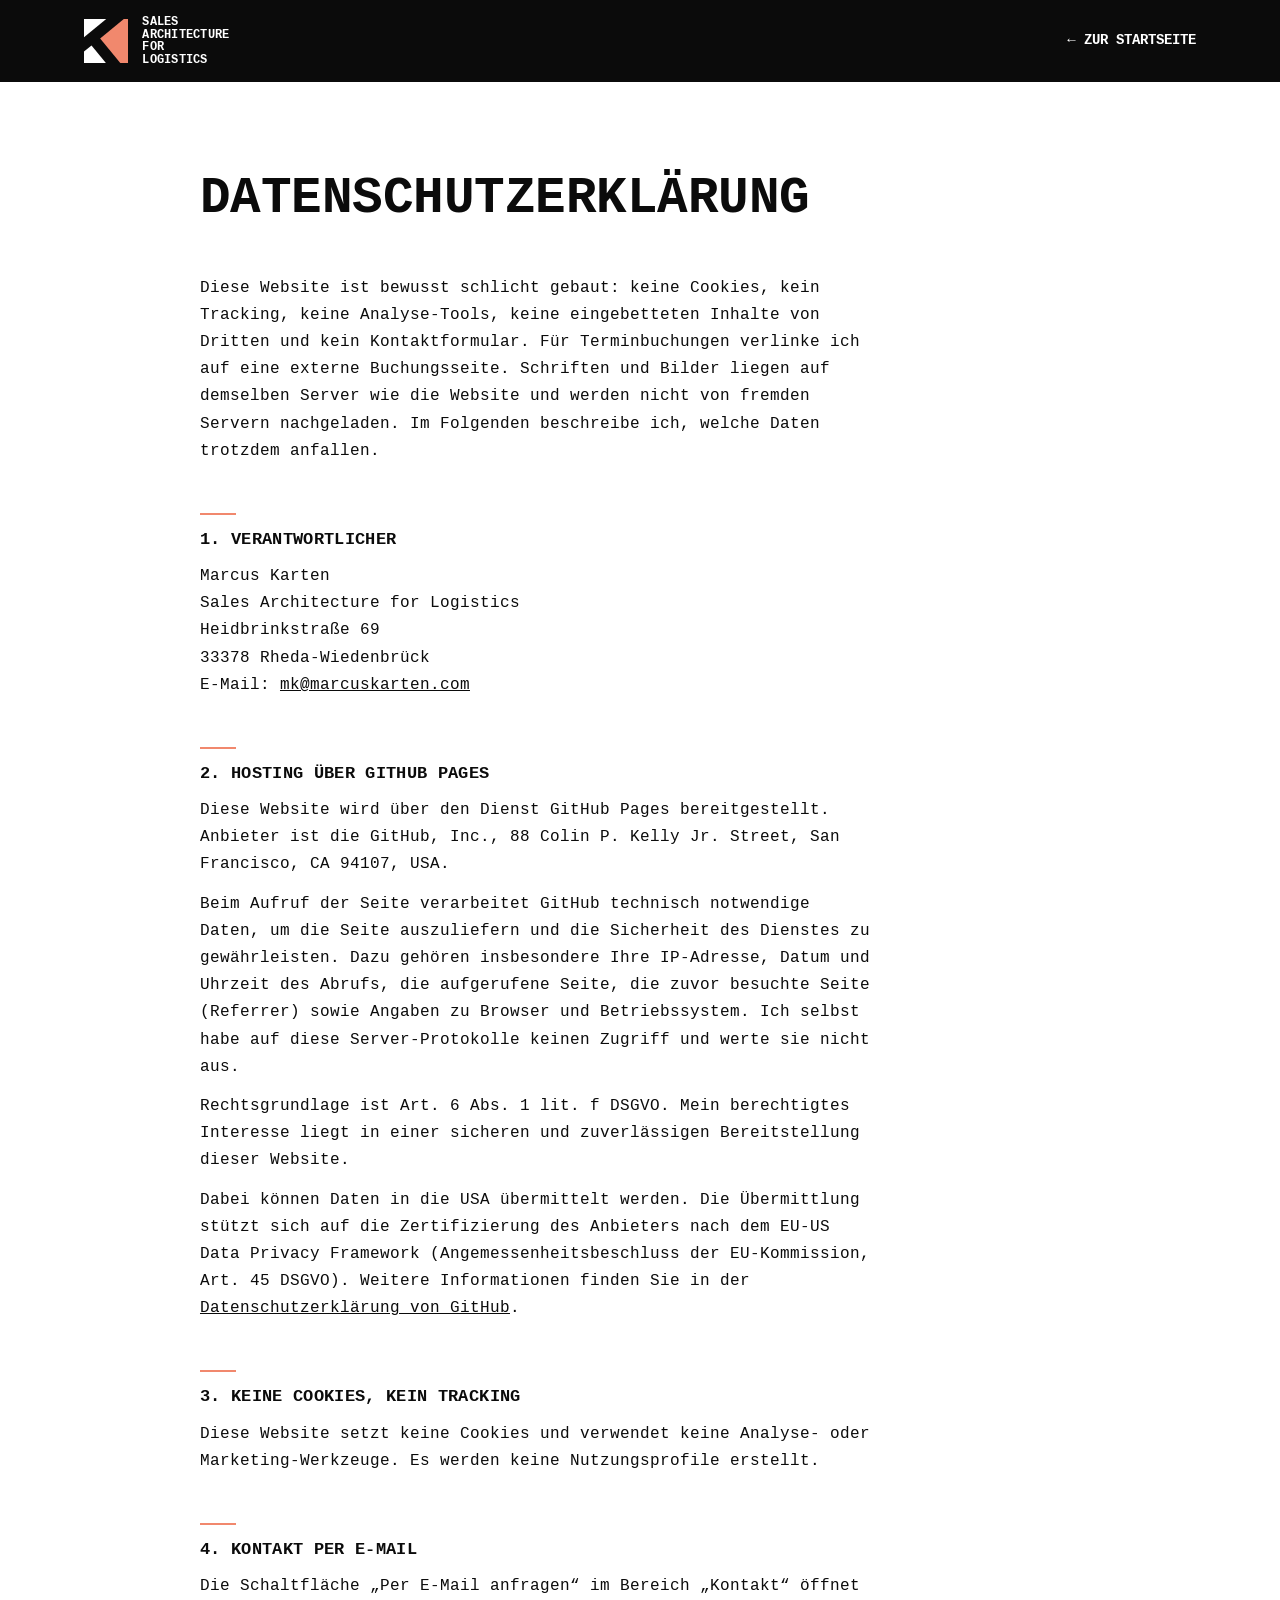
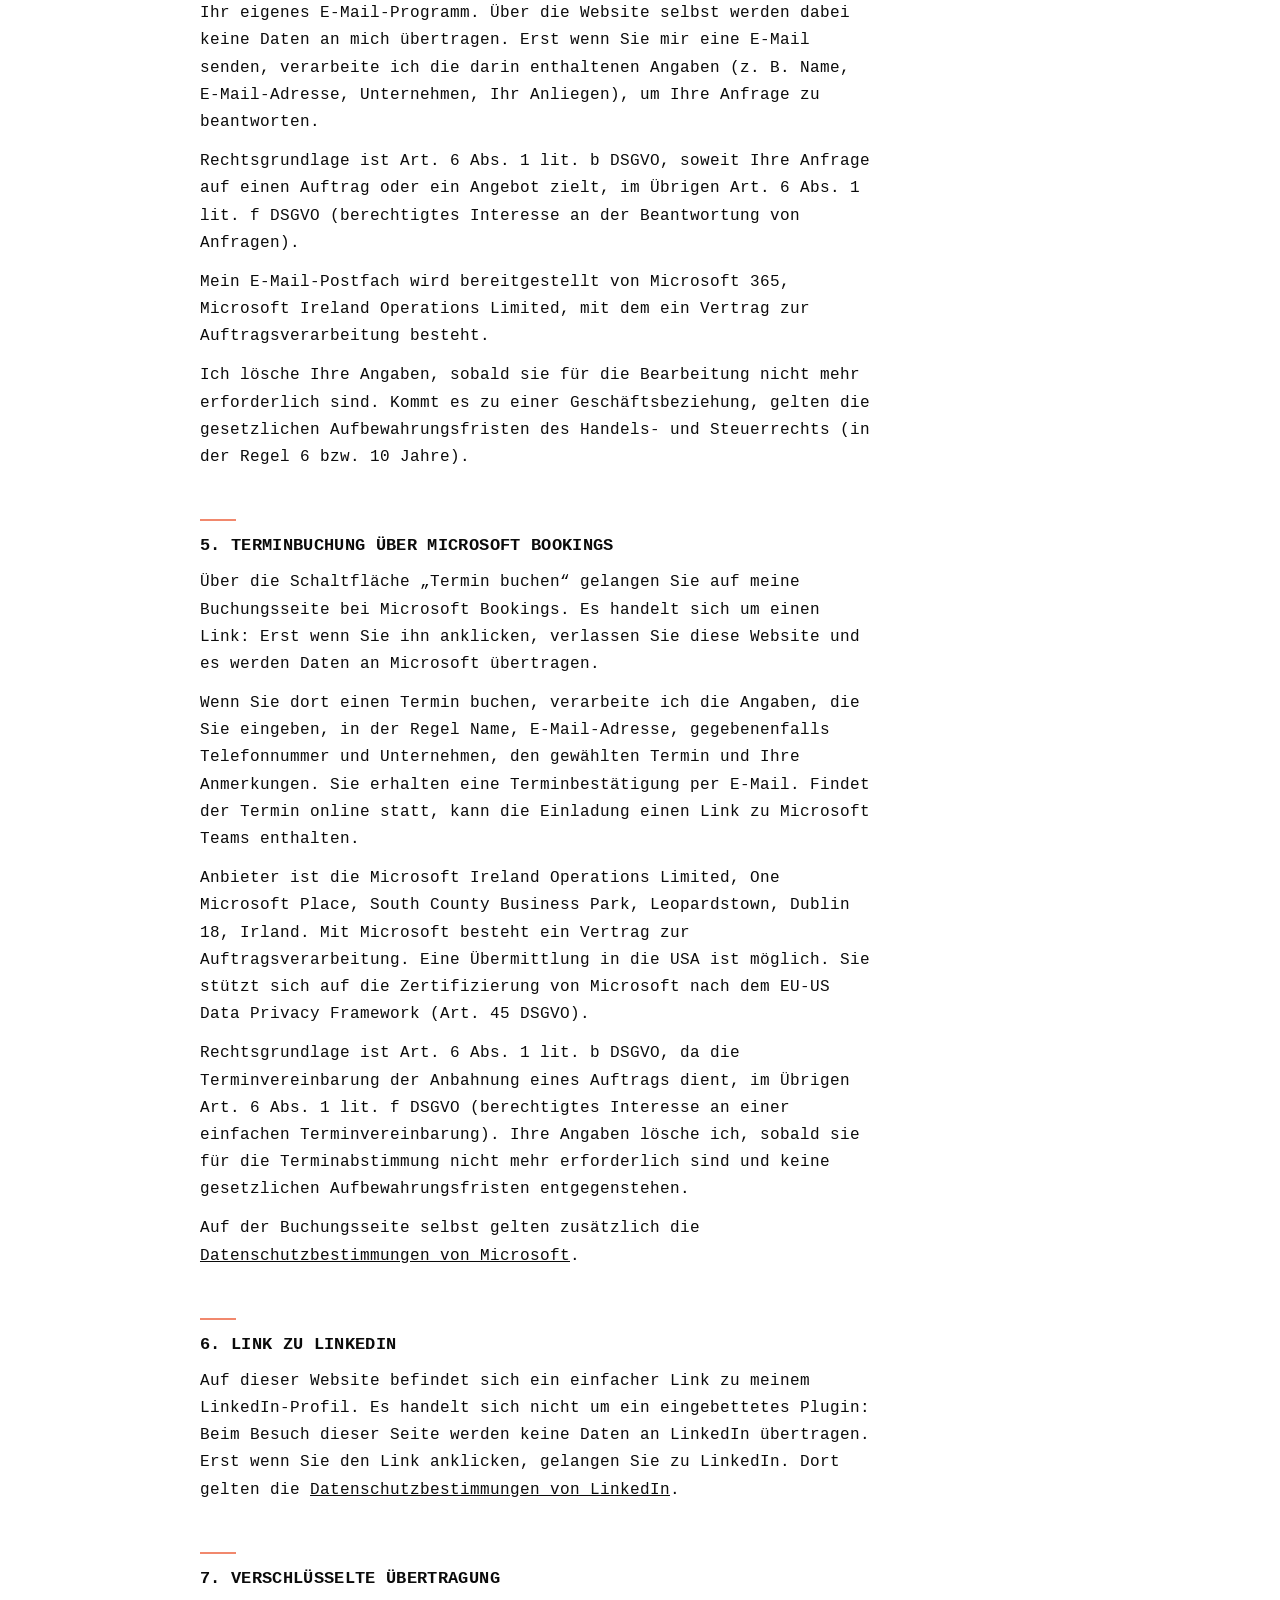
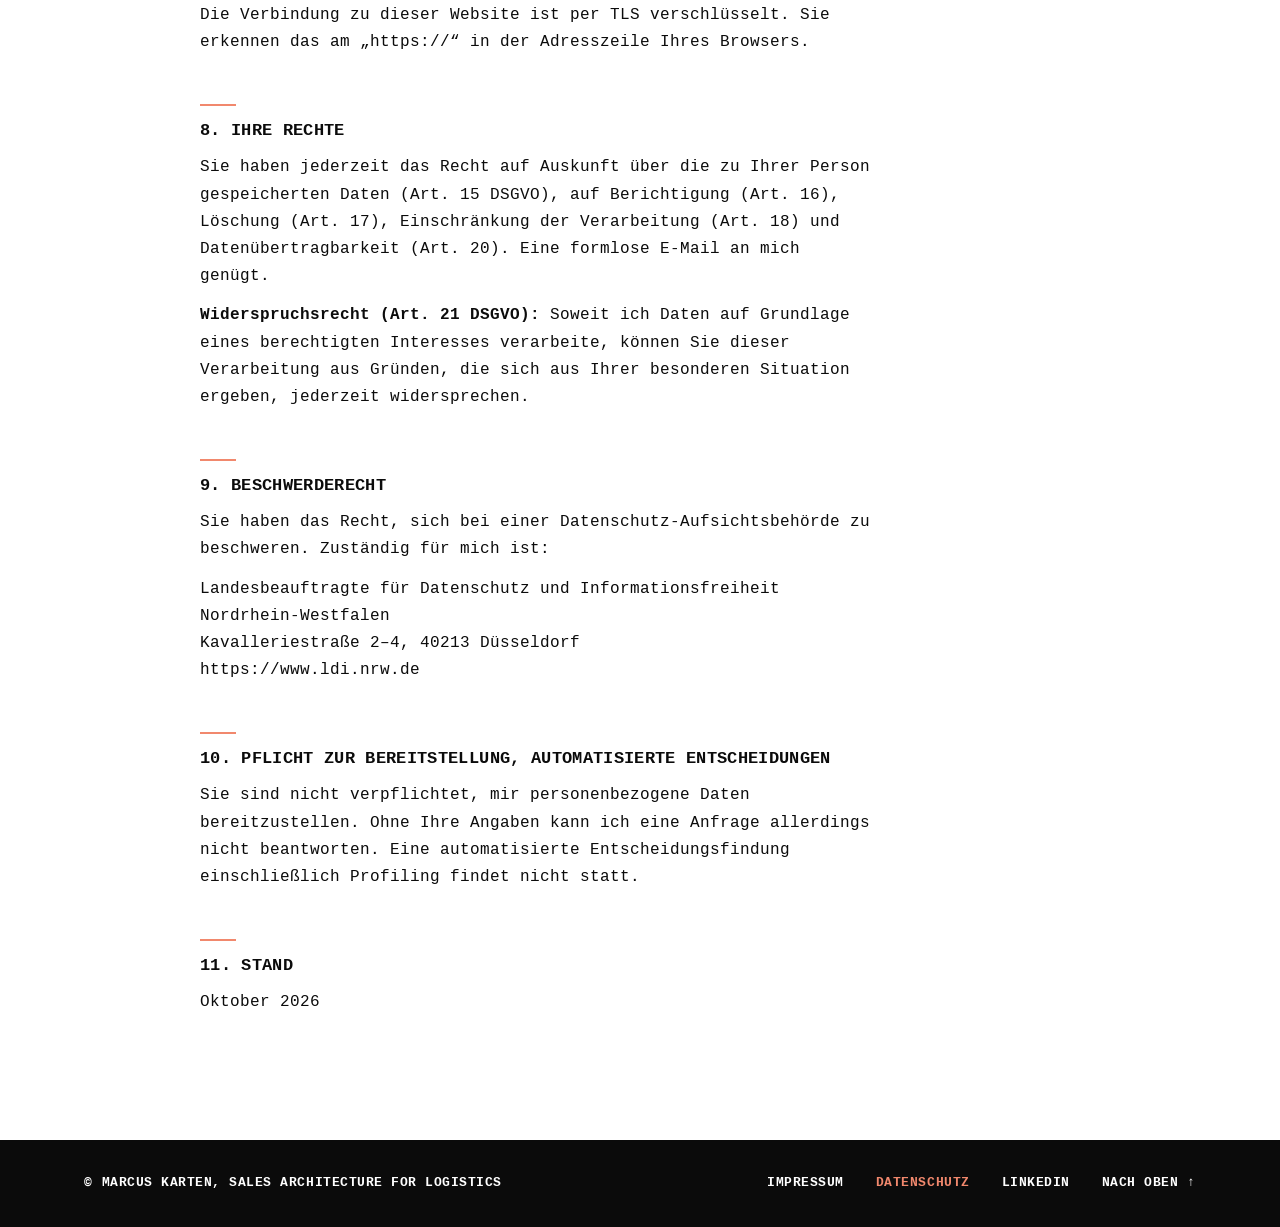
<file: datenschutz.html>
<!DOCTYPE html>
<html lang="de">
<head>
<meta charset="UTF-8">
<meta name="viewport" content="width=device-width, initial-scale=1">
<meta name="robots" content="noindex, follow">
<title>Datenschutz · Marcus Karten, Sales Architecture for Logistics</title>
<link rel="icon" href="favicon.svg" type="image/svg+xml">
<link rel="icon" href="favicon.ico" sizes="48x48">
<link rel="apple-touch-icon" href="apple-touch-icon.png">
<link rel="preload" href="assets/fonts/cousine-400-latin.woff2" as="font" type="font/woff2" crossorigin>
<link rel="stylesheet" href="assets/css/fonts.css">
<style>
/* Gleiche Farben und Schrift wie die Startseite. Die Schriften liegen selbst gehostet in assets/fonts (Datenschutz). */
:root{--black:#0B0B0B;--white:#FFFFFF;--coral:#F1886D;--paper:#F0F0EE;--gut:clamp(16px,6.6vw,96px);
  --font:'Cousine','Liberation Mono',Menlo,Consolas,monospace}
*{box-sizing:border-box}
html{scroll-behavior:smooth}
body{margin:0;background:var(--white);color:var(--black);font-family:var(--font);font-size:16px;line-height:1.7;-webkit-font-smoothing:antialiased}
a{color:inherit}
:focus-visible{outline:2px solid var(--coral);outline-offset:3px}
.wrap{max-width:calc(880px + 2*var(--gut));margin:0 auto;padding-inline:var(--gut)}
.nav{position:sticky;top:0;z-index:10;background:var(--black);color:var(--white);border-bottom:1px solid var(--white)}
.nav .wrap{max-width:calc(1248px + 2*var(--gut));display:flex;align-items:center;justify-content:space-between;gap:24px;padding-block:16px}
.logo{display:inline-flex;align-items:center;gap:14px;text-decoration:none;color:var(--white)}
.logo svg{height:44px;width:auto;display:block}
.logo svg path{fill:currentColor}
.logo svg path:last-child{fill:var(--coral)}
.logo span{font-weight:700;font-size:12px;line-height:1.05;text-transform:uppercase;letter-spacing:.02em}
.back{font-weight:700;font-size:14px;text-transform:uppercase;text-decoration:none;color:var(--white)}
.back:hover{color:var(--coral)}
main{padding-block:88px 112px}
h1{margin:0 0 48px;font-size:clamp(32px,4vw,52px);line-height:1.08;text-transform:uppercase;letter-spacing:-.01em}
h2{margin:48px 0 12px;font-size:17px;line-height:1.3;text-transform:uppercase;letter-spacing:.02em}
h2::before{content:"";display:block;width:36px;height:2px;background:var(--coral);margin-bottom:14px}
p{margin:0 0 12px;max-width:42em}
.foot{background:var(--black);color:var(--white);padding-block:32px;font-weight:700;font-size:13px;letter-spacing:.04em;text-transform:uppercase}
.foot .wrap{max-width:calc(1248px + 2*var(--gut));display:flex;justify-content:space-between;gap:24px;flex-wrap:wrap}
.foot nav{display:flex;gap:32px;flex-wrap:wrap}
.foot a{text-decoration:none}
.foot a:hover,.foot a[aria-current]{color:var(--coral)}
</style>
</head>
<body id="top">

<header class="nav">
  <div class="wrap">
    <a href="index.html" class="logo" aria-label="Marcus Karten, Sales Architecture for Logistics, zur Startseite">
      <svg viewBox="0 0 494 494" aria-hidden="true"><path d="M245.988 494H0V365.967L84.5566 296.761L245.988 494Z"/><path d="M249.754 0L0 204.414V0H249.754Z"/><path d="M181.303 217.579L447.142 0H494V494H407.542L181.303 217.579Z"/></svg>
      <span>Sales<br>Architecture<br>for<br>Logistics</span>
    </a>
    <a href="index.html" class="back">← Zur Startseite</a>
  </div>
</header>

<main>
  <div class="wrap">
    <h1>Datenschutz­erklärung</h1>

    <p>Diese Website ist bewusst schlicht gebaut: keine Cookies, kein Tracking, keine Analyse-Tools, keine eingebetteten Inhalte von Dritten und kein Kontaktformular. Für Terminbuchungen verlinke ich auf eine externe Buchungsseite. Schriften und Bilder liegen auf demselben Server wie die Website und werden nicht von fremden Servern nachgeladen. Im Folgenden beschreibe ich, welche Daten trotzdem anfallen.</p>

    <h2>1. Verantwortlicher</h2>
    <p>
      Marcus Karten<br>
      Sales Architecture for Logistics<br>
      Heidbrinkstraße 69<br>
      33378 Rheda-Wiedenbrück<br>
      E-Mail: <a href="mailto:mk@marcuskarten.com">mk@marcuskarten.com</a><br>
    </p>

    <h2>2. Hosting über GitHub Pages</h2>
    <p>Diese Website wird über den Dienst GitHub Pages bereitgestellt. Anbieter ist die GitHub, Inc., 88 Colin P. Kelly Jr. Street, San Francisco, CA 94107, USA.</p>
    <p>Beim Aufruf der Seite verarbeitet GitHub technisch notwendige Daten, um die Seite auszuliefern und die Sicherheit des Dienstes zu gewährleisten. Dazu gehören insbesondere Ihre IP-Adresse, Datum und Uhrzeit des Abrufs, die aufgerufene Seite, die zuvor besuchte Seite (Referrer) sowie Angaben zu Browser und Betriebssystem. Ich selbst habe auf diese Server-Protokolle keinen Zugriff und werte sie nicht aus.</p>
    <p>Rechtsgrundlage ist Art. 6 Abs. 1 lit. f DSGVO. Mein berechtigtes Interesse liegt in einer sicheren und zuverlässigen Bereitstellung dieser Website.</p>
    <!-- TODO: prüfen, ob GitHub (bzw. die Muttergesellschaft Microsoft) aktuell unter dem EU-US Data Privacy Framework zertifiziert ist.
         Prüfen unter: https://www.dataprivacyframework.gov/list -->
    <p>Dabei können Daten in die USA übermittelt werden. Die Übermittlung stützt sich auf die Zertifizierung des Anbieters nach dem EU-US Data Privacy Framework (Angemessenheitsbeschluss der EU-Kommission, Art. 45 DSGVO). Weitere Informationen finden Sie in der <a href="https://docs.github.com/de/site-policy/privacy-policies/github-general-privacy-statement" target="_blank" rel="noopener">Datenschutzerklärung von GitHub</a>.</p>

    <h2>3. Keine Cookies, kein Tracking</h2>
    <p>Diese Website setzt keine Cookies und verwendet keine Analyse- oder Marketing-Werkzeuge. Es werden keine Nutzungsprofile erstellt.</p>

    <h2>4. Kontakt per E-Mail</h2>
    <p>Die Schaltfläche „Per E-Mail anfragen“ im Bereich „Kontakt“ öffnet Ihr eigenes E-Mail-Programm. Über die Website selbst werden dabei keine Daten an mich übertragen. Erst wenn Sie mir eine E-Mail senden, verarbeite ich die darin enthaltenen Angaben (z. B. Name, E-Mail-Adresse, Unternehmen, Ihr Anliegen), um Ihre Anfrage zu beantworten.</p>
    <p>Rechtsgrundlage ist Art. 6 Abs. 1 lit. b DSGVO, soweit Ihre Anfrage auf einen Auftrag oder ein Angebot zielt, im Übrigen Art. 6 Abs. 1 lit. f DSGVO (berechtigtes Interesse an der Beantwortung von Anfragen).</p>
    <p>Mein E-Mail-Postfach wird bereitgestellt von Microsoft 365, Microsoft Ireland Operations Limited, mit dem ein Vertrag zur Auftragsverarbeitung besteht.</p>
    <p>Ich lösche Ihre Angaben, sobald sie für die Bearbeitung nicht mehr erforderlich sind. Kommt es zu einer Geschäftsbeziehung, gelten die gesetzlichen Aufbewahrungsfristen des Handels- und Steuerrechts (in der Regel 6 bzw. 10 Jahre).</p>

    <h2>5. Terminbuchung über Microsoft Bookings</h2>
    <p>Über die Schaltfläche „Termin buchen“ gelangen Sie auf meine Buchungsseite bei Microsoft Bookings. Es handelt sich um einen Link: Erst wenn Sie ihn anklicken, verlassen Sie diese Website und es werden Daten an Microsoft übertragen.</p>
    <p>Wenn Sie dort einen Termin buchen, verarbeite ich die Angaben, die Sie eingeben, in der Regel Name, E-Mail-Adresse, gegebenenfalls Telefonnummer und Unternehmen, den gewählten Termin und Ihre Anmerkungen. Sie erhalten eine Terminbestätigung per E-Mail. Findet der Termin online statt, kann die Einladung einen Link zu Microsoft Teams enthalten.</p>
    <p>Anbieter ist die Microsoft Ireland Operations Limited, One Microsoft Place, South County Business Park, Leopardstown, Dublin 18, Irland. Mit Microsoft besteht ein Vertrag zur Auftragsverarbeitung. Eine Übermittlung in die USA ist möglich. Sie stützt sich auf die Zertifizierung von Microsoft nach dem EU-US Data Privacy Framework (Art. 45 DSGVO).</p>
    <p>Rechtsgrundlage ist Art. 6 Abs. 1 lit. b DSGVO, da die Terminvereinbarung der Anbahnung eines Auftrags dient, im Übrigen Art. 6 Abs. 1 lit. f DSGVO (berechtigtes Interesse an einer einfachen Terminvereinbarung). Ihre Angaben lösche ich, sobald sie für die Terminabstimmung nicht mehr erforderlich sind und keine gesetzlichen Aufbewahrungsfristen entgegenstehen.</p>
    <p>Auf der Buchungsseite selbst gelten zusätzlich die <a href="https://privacy.microsoft.com/de-de/privacystatement" target="_blank" rel="noopener">Datenschutzbestimmungen von Microsoft</a>.</p>
    <!-- TODO: prüfen, welche Felder das Buchungsformular abfragt, und die Aufzählung oben anpassen.
         Der Vertrag zur Auftragsverarbeitung ist bei Microsoft 365 Bestandteil der Produktbedingungen (Data Protection Addendum). -->

    <h2>6. Link zu LinkedIn</h2>
    <p>Auf dieser Website befindet sich ein einfacher Link zu meinem LinkedIn-Profil. Es handelt sich nicht um ein eingebettetes Plugin: Beim Besuch dieser Seite werden keine Daten an LinkedIn übertragen. Erst wenn Sie den Link anklicken, gelangen Sie zu LinkedIn. Dort gelten die <a href="https://de.linkedin.com/legal/privacy-policy" target="_blank" rel="noopener">Datenschutzbestimmungen von LinkedIn</a>.</p>

    <h2>7. Verschlüsselte Übertragung</h2>
    <p>Die Verbindung zu dieser Website ist per TLS verschlüsselt. Sie erkennen das am „https://“ in der Adresszeile Ihres Browsers.</p>

    <h2>8. Ihre Rechte</h2>
    <p>Sie haben jederzeit das Recht auf Auskunft über die zu Ihrer Person gespeicherten Daten (Art. 15 DSGVO), auf Berichtigung (Art. 16), Löschung (Art. 17), Einschränkung der Verarbeitung (Art. 18) und Datenübertragbarkeit (Art. 20). Eine formlose E-Mail an mich genügt.</p>
    <p><strong>Widerspruchsrecht (Art. 21 DSGVO):</strong> Soweit ich Daten auf Grundlage eines berechtigten Interesses verarbeite, können Sie dieser Verarbeitung aus Gründen, die sich aus Ihrer besonderen Situation ergeben, jederzeit widersprechen.</p>

    <h2>9. Beschwerderecht</h2>
    <p>Sie haben das Recht, sich bei einer Datenschutz-Aufsichtsbehörde zu beschweren. Zuständig für mich ist:</p>
    <p>Landesbeauftragte für Datenschutz und Informationsfreiheit Nordrhein-Westfalen<br>Kavalleriestraße 2–4, 40213 Düsseldorf<br>https://www.ldi.nrw.de</p>

    <h2>10. Pflicht zur Bereitstellung, automatisierte Entscheidungen</h2>
    <p>Sie sind nicht verpflichtet, mir personenbezogene Daten bereitzustellen. Ohne Ihre Angaben kann ich eine Anfrage allerdings nicht beantworten. Eine automatisierte Entscheidungsfindung einschließlich Profiling findet nicht statt.</p>

    <h2>11. Stand</h2>
    <p>Oktober 2026</p>
  </div>
</main>


<footer class="foot">
  <div class="wrap">
    <span>© Marcus Karten, Sales Architecture for Logistics</span>
    <nav aria-label="Rechtliches">
      <a href="impressum.html">Impressum</a>
      <a href="datenschutz.html" aria-current="page">Datenschutz</a>
      <a href="https://www.linkedin.com/in/marcuskarten/" target="_blank" rel="noopener">LinkedIn</a>
      <a href="#top">Nach oben ↑</a>
    </nav>
  </div>
</footer>

</body>
</html>
</file>
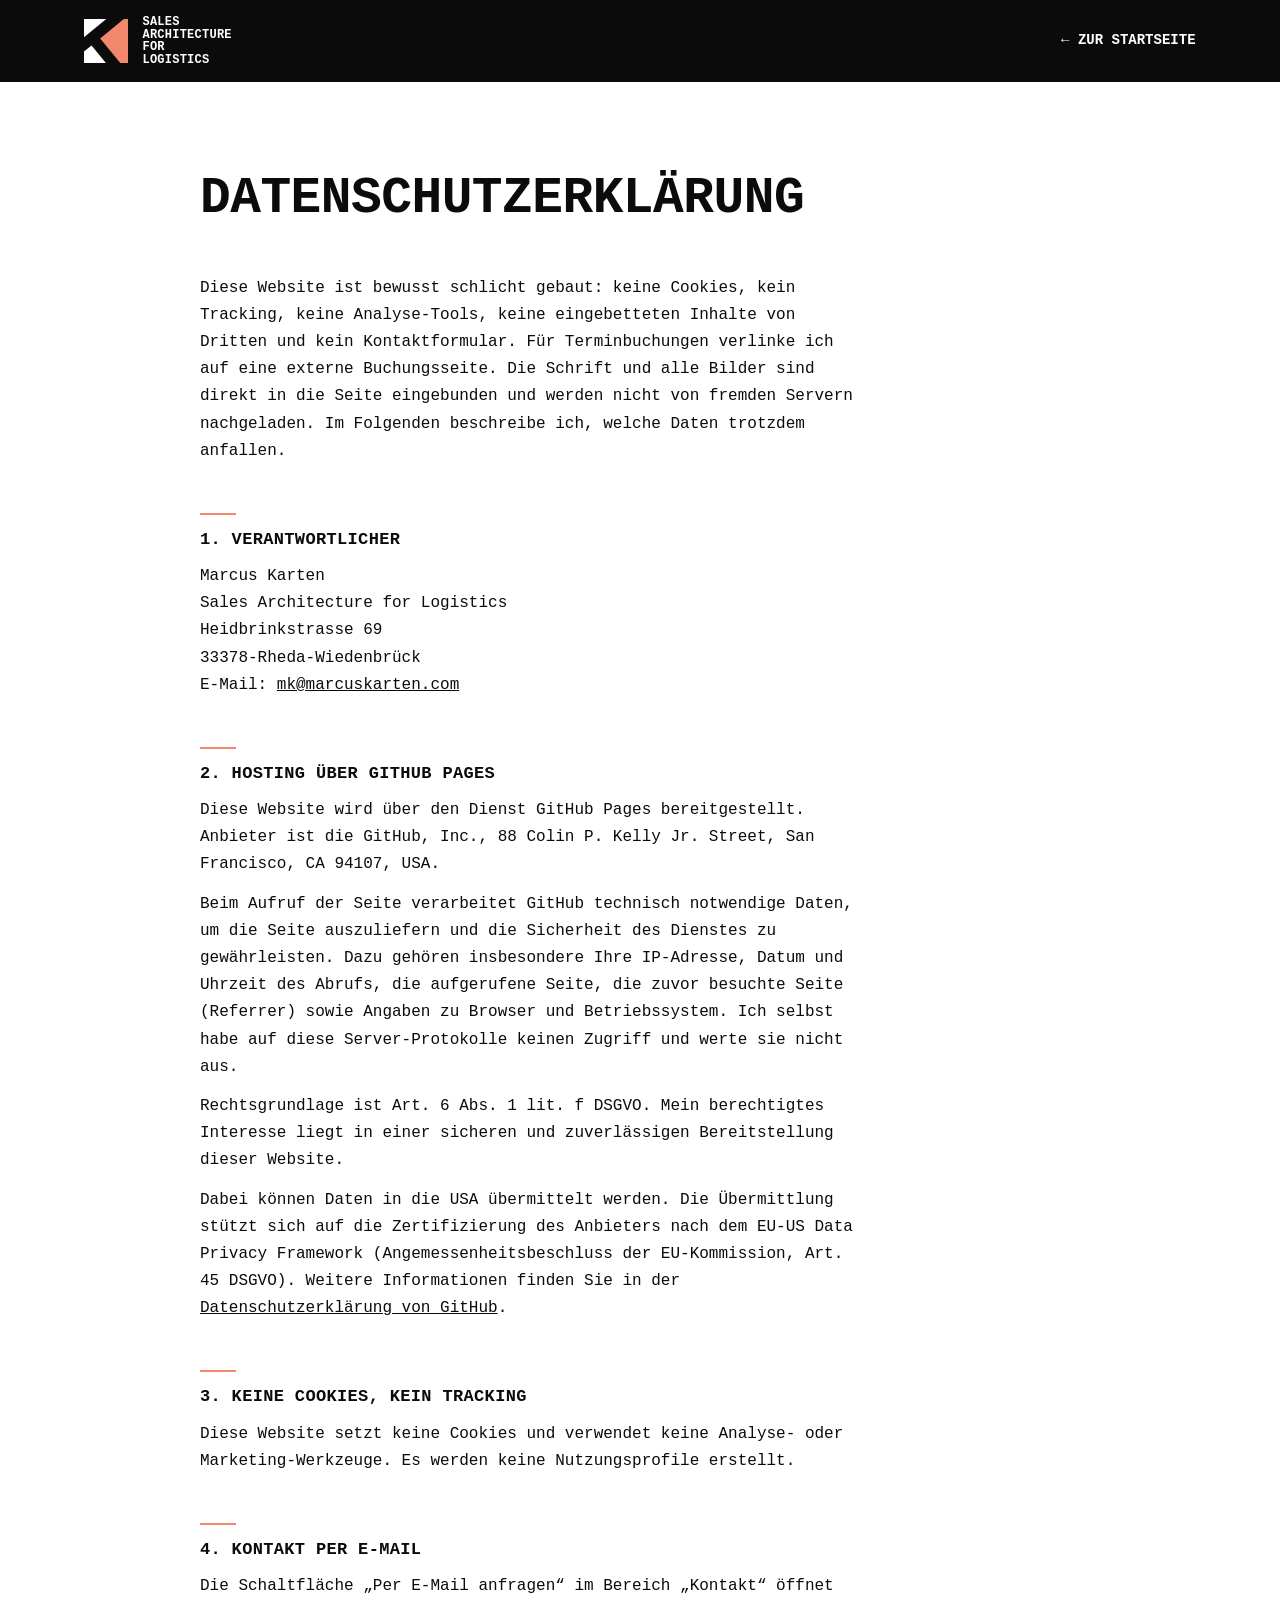
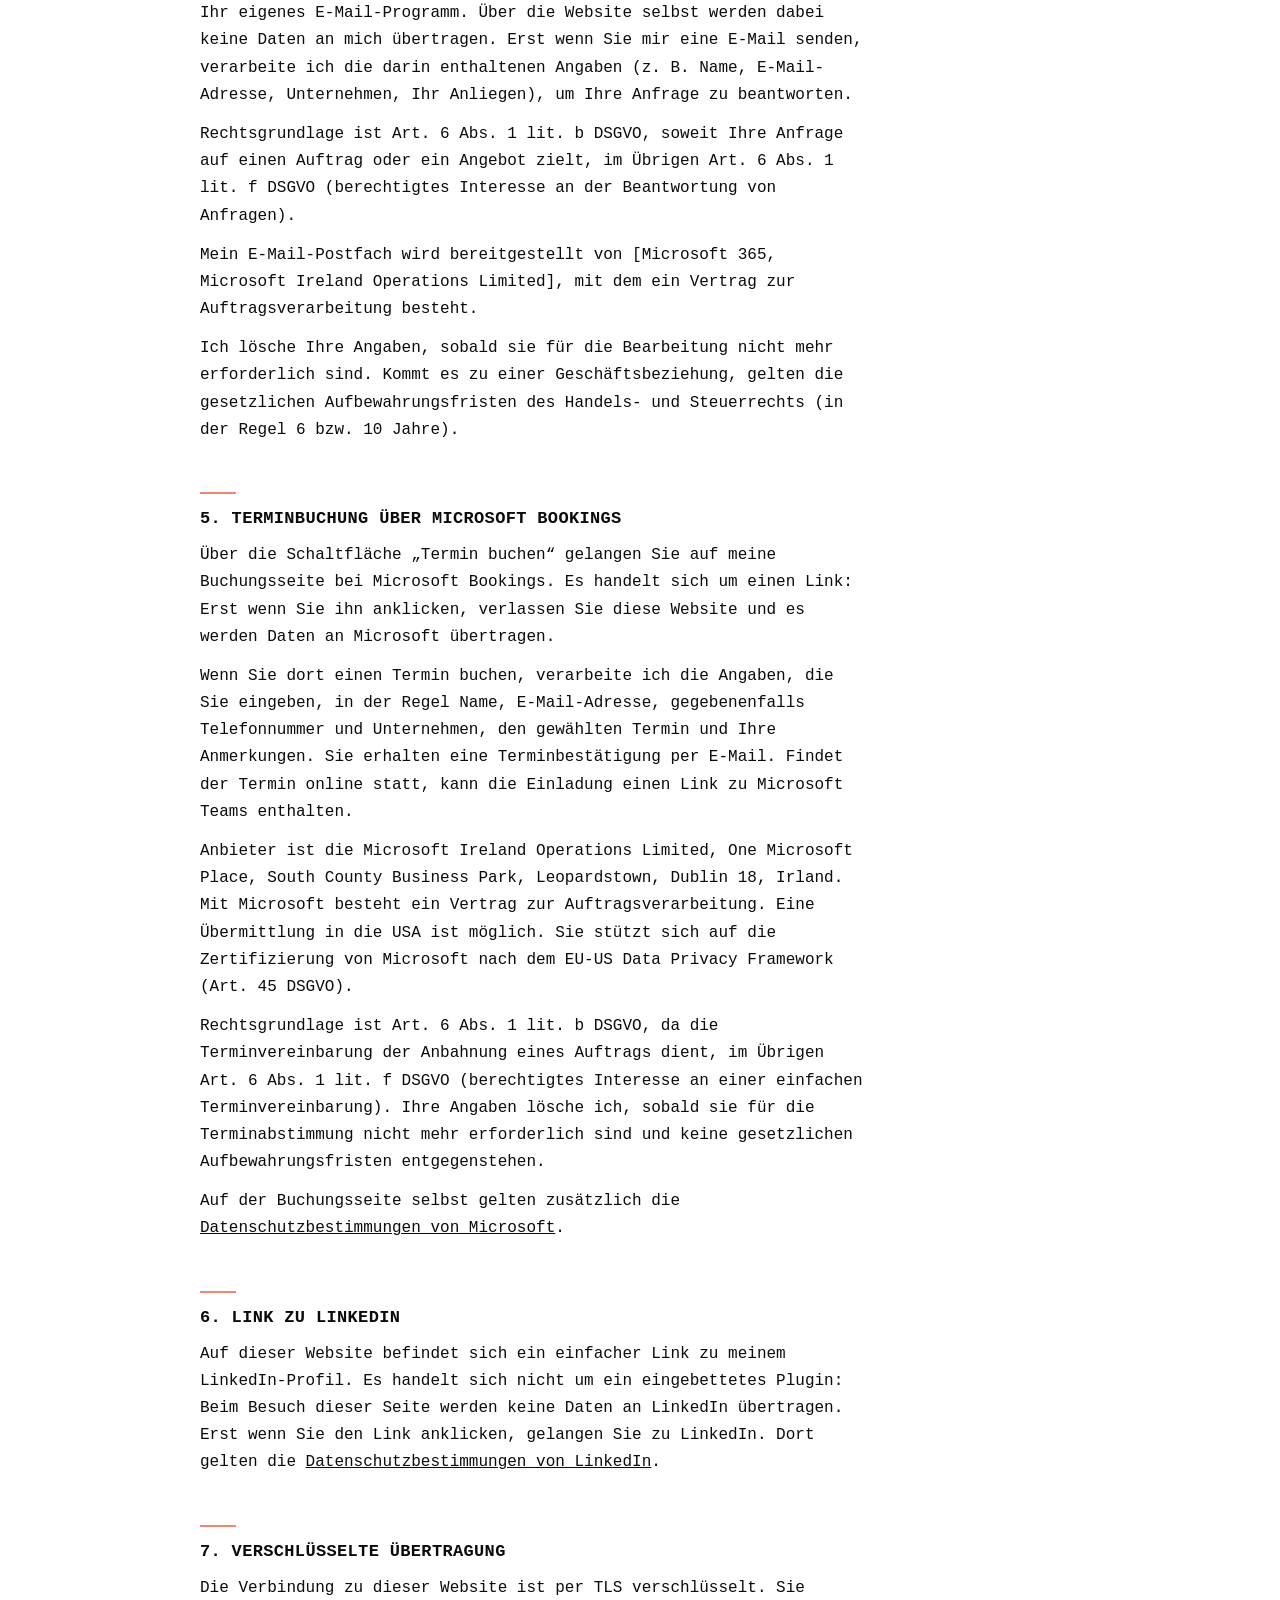
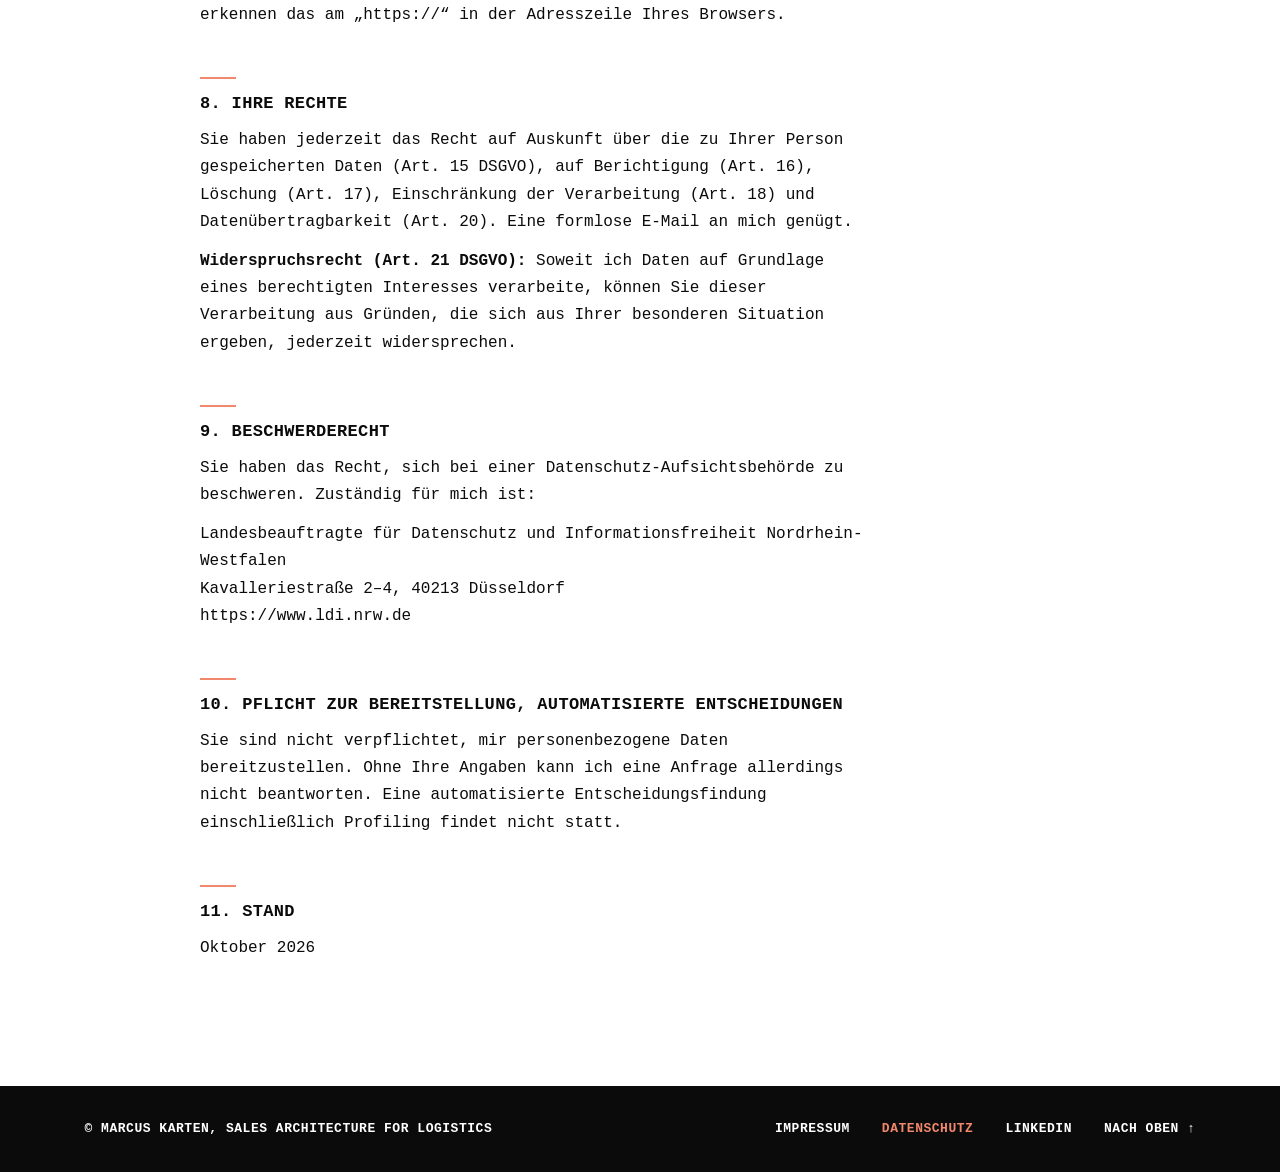
<file: datenschutz_2.html>
<!DOCTYPE html>
<html lang="de">
<head>
<meta charset="UTF-8">
<meta name="viewport" content="width=device-width, initial-scale=1">
<meta name="robots" content="noindex, follow">
<title>Datenschutz · Marcus Karten, Sales Architecture for Logistics</title>
<style>
/* Gleiche Farben und Schrift wie die Startseite. Die Schrift wird NICHT von Google geladen (Datenschutz):
   ist Cousine nicht installiert, greift eine Systemschrift in Monospace. */
:root{--black:#0B0B0B;--white:#FFFFFF;--coral:#F1886D;--paper:#F0F0EE;--gut:clamp(16px,6.6vw,96px);
  --font:'Cousine','Liberation Mono',Menlo,Consolas,monospace}
*{box-sizing:border-box}
html{scroll-behavior:smooth}
body{margin:0;background:var(--white);color:var(--black);font-family:var(--font);font-size:16px;line-height:1.7;-webkit-font-smoothing:antialiased}
a{color:inherit}
:focus-visible{outline:2px solid var(--coral);outline-offset:3px}
.wrap{max-width:calc(880px + 2*var(--gut));margin:0 auto;padding-inline:var(--gut)}
.nav{position:sticky;top:0;z-index:10;background:var(--black);color:var(--white);border-bottom:1px solid var(--white)}
.nav .wrap{max-width:calc(1248px + 2*var(--gut));display:flex;align-items:center;justify-content:space-between;gap:24px;padding-block:16px}
.logo{display:inline-flex;align-items:center;gap:14px;text-decoration:none;color:var(--white)}
.logo svg{height:44px;width:auto;display:block}
.logo svg path{fill:currentColor}
.logo svg path:last-child{fill:var(--coral)}
.logo span{font-weight:700;font-size:12px;line-height:1.05;text-transform:uppercase;letter-spacing:.02em}
.back{font-weight:700;font-size:14px;text-transform:uppercase;text-decoration:none;color:var(--white)}
.back:hover{color:var(--coral)}
main{padding-block:88px 112px}
h1{margin:0 0 48px;font-size:clamp(32px,4vw,52px);line-height:1.08;text-transform:uppercase;letter-spacing:-.01em}
h2{margin:48px 0 12px;font-size:17px;line-height:1.3;text-transform:uppercase;letter-spacing:.02em}
h2::before{content:"";display:block;width:36px;height:2px;background:var(--coral);margin-bottom:14px}
p{margin:0 0 12px;max-width:42em}
.foot{background:var(--black);color:var(--white);padding-block:32px;font-weight:700;font-size:13px;letter-spacing:.04em;text-transform:uppercase}
.foot .wrap{max-width:calc(1248px + 2*var(--gut));display:flex;justify-content:space-between;gap:24px;flex-wrap:wrap}
.foot nav{display:flex;gap:32px;flex-wrap:wrap}
.foot a{text-decoration:none}
.foot a:hover,.foot a[aria-current]{color:var(--coral)}
</style>
</head>
<body id="top">

<header class="nav">
  <div class="wrap">
    <a href="index.html#top" class="logo" aria-label="Marcus Karten, Sales Architecture for Logistics, zur Startseite">
      <svg viewBox="0 0 494 494" aria-hidden="true"><path d="M245.988 494H0V365.967L84.5566 296.761L245.988 494Z"/><path d="M249.754 0L0 204.414V0H249.754Z"/><path d="M181.303 217.579L447.142 0H494V494H407.542L181.303 217.579Z"/></svg>
      <span>Sales<br>Architecture<br>for<br>Logistics</span>
    </a>
    <a href="index.html#top" class="back">← Zur Startseite</a>
  </div>
</header>

<main>
  <div class="wrap">
    <h1>Datenschutz­erklärung</h1>

    <p>Diese Website ist bewusst schlicht gebaut: keine Cookies, kein Tracking, keine Analyse-Tools, keine eingebetteten Inhalte von Dritten und kein Kontaktformular. Für Terminbuchungen verlinke ich auf eine externe Buchungsseite. Die Schrift und alle Bilder sind direkt in die Seite eingebunden und werden nicht von fremden Servern nachgeladen. Im Folgenden beschreibe ich, welche Daten trotzdem anfallen.</p>

    <h2>1. Verantwortlicher</h2>
    <!-- ✏️ HIER EINTRAGEN: identisch mit dem Impressum -->
    <p>
      Marcus Karten<br>
      Sales Architecture for Logistics<br>
      Heidbrinkstrasse 69<br>
      33378-Rheda-Wiedenbrück<br>
      E-Mail: <a href="mailto:mk@marcuskarten.com">mk@marcuskarten.com</a><br>
    </p>

    <h2>2. Hosting über GitHub Pages</h2>
    <p>Diese Website wird über den Dienst GitHub Pages bereitgestellt. Anbieter ist die GitHub, Inc., 88 Colin P. Kelly Jr. Street, San Francisco, CA 94107, USA.</p>
    <p>Beim Aufruf der Seite verarbeitet GitHub technisch notwendige Daten, um die Seite auszuliefern und die Sicherheit des Dienstes zu gewährleisten. Dazu gehören insbesondere Ihre IP-Adresse, Datum und Uhrzeit des Abrufs, die aufgerufene Seite, die zuvor besuchte Seite (Referrer) sowie Angaben zu Browser und Betriebssystem. Ich selbst habe auf diese Server-Protokolle keinen Zugriff und werte sie nicht aus.</p>
    <p>Rechtsgrundlage ist Art. 6 Abs. 1 lit. f DSGVO. Mein berechtigtes Interesse liegt in einer sicheren und zuverlässigen Bereitstellung dieser Website.</p>
    <!-- ✏️ BITTE PRÜFEN: ob GitHub (bzw. die Muttergesellschaft Microsoft) aktuell unter dem EU-US Data Privacy Framework zertifiziert ist.
         Prüfen unter: https://www.dataprivacyframework.gov/list -->
    <p>Dabei können Daten in die USA übermittelt werden. Die Übermittlung stützt sich auf die Zertifizierung des Anbieters nach dem EU-US Data Privacy Framework (Angemessenheitsbeschluss der EU-Kommission, Art. 45 DSGVO). Weitere Informationen finden Sie in der <a href="https://docs.github.com/de/site-policy/privacy-policies/github-general-privacy-statement" target="_blank" rel="noopener">Datenschutzerklärung von GitHub</a>.</p>

    <h2>3. Keine Cookies, kein Tracking</h2>
    <p>Diese Website setzt keine Cookies und verwendet keine Analyse- oder Marketing-Werkzeuge. Es werden keine Nutzungsprofile erstellt.</p>

    <h2>4. Kontakt per E-Mail</h2>
    <p>Die Schaltfläche „Per E-Mail anfragen“ im Bereich „Kontakt“ öffnet Ihr eigenes E-Mail-Programm. Über die Website selbst werden dabei keine Daten an mich übertragen. Erst wenn Sie mir eine E-Mail senden, verarbeite ich die darin enthaltenen Angaben (z. B. Name, E-Mail-Adresse, Unternehmen, Ihr Anliegen), um Ihre Anfrage zu beantworten.</p>
    <p>Rechtsgrundlage ist Art. 6 Abs. 1 lit. b DSGVO, soweit Ihre Anfrage auf einen Auftrag oder ein Angebot zielt, im Übrigen Art. 6 Abs. 1 lit. f DSGVO (berechtigtes Interesse an der Beantwortung von Anfragen).</p>
    <!-- ✏️ BITTE PRÜFEN: Wer stellt Ihr E-Mail-Postfach bereit? (z. B. Microsoft 365, IONOS, Google Workspace) -->
    <p>Mein E-Mail-Postfach wird bereitgestellt von [Microsoft 365, Microsoft Ireland Operations Limited], mit dem ein Vertrag zur Auftragsverarbeitung besteht.</p>
    <p>Ich lösche Ihre Angaben, sobald sie für die Bearbeitung nicht mehr erforderlich sind. Kommt es zu einer Geschäftsbeziehung, gelten die gesetzlichen Aufbewahrungsfristen des Handels- und Steuerrechts (in der Regel 6 bzw. 10 Jahre).</p>

    <h2>5. Terminbuchung über Microsoft Bookings</h2>
    <p>Über die Schaltfläche „Termin buchen“ gelangen Sie auf meine Buchungsseite bei Microsoft Bookings. Es handelt sich um einen Link: Erst wenn Sie ihn anklicken, verlassen Sie diese Website und es werden Daten an Microsoft übertragen.</p>
    <p>Wenn Sie dort einen Termin buchen, verarbeite ich die Angaben, die Sie eingeben, in der Regel Name, E-Mail-Adresse, gegebenenfalls Telefonnummer und Unternehmen, den gewählten Termin und Ihre Anmerkungen. Sie erhalten eine Terminbestätigung per E-Mail. Findet der Termin online statt, kann die Einladung einen Link zu Microsoft Teams enthalten.</p>
    <p>Anbieter ist die Microsoft Ireland Operations Limited, One Microsoft Place, South County Business Park, Leopardstown, Dublin 18, Irland. Mit Microsoft besteht ein Vertrag zur Auftragsverarbeitung. Eine Übermittlung in die USA ist möglich. Sie stützt sich auf die Zertifizierung von Microsoft nach dem EU-US Data Privacy Framework (Art. 45 DSGVO).</p>
    <p>Rechtsgrundlage ist Art. 6 Abs. 1 lit. b DSGVO, da die Terminvereinbarung der Anbahnung eines Auftrags dient, im Übrigen Art. 6 Abs. 1 lit. f DSGVO (berechtigtes Interesse an einer einfachen Terminvereinbarung). Ihre Angaben lösche ich, sobald sie für die Terminabstimmung nicht mehr erforderlich sind und keine gesetzlichen Aufbewahrungsfristen entgegenstehen.</p>
    <p>Auf der Buchungsseite selbst gelten zusätzlich die <a href="https://privacy.microsoft.com/de-de/privacystatement" target="_blank" rel="noopener">Datenschutzbestimmungen von Microsoft</a>.</p>
    <!-- ✏️ BITTE PRÜFEN: Vertrag zur Auftragsverarbeitung ist bei Microsoft 365 Bestandteil der Produktbedingungen (Data Protection Addendum).
         Prüfen Sie, welche Felder Ihr Buchungsformular abfragt, und passen Sie die Aufzählung oben an. -->

    <h2>6. Link zu LinkedIn</h2>
    <p>Auf dieser Website befindet sich ein einfacher Link zu meinem LinkedIn-Profil. Es handelt sich nicht um ein eingebettetes Plugin: Beim Besuch dieser Seite werden keine Daten an LinkedIn übertragen. Erst wenn Sie den Link anklicken, gelangen Sie zu LinkedIn. Dort gelten die <a href="https://de.linkedin.com/legal/privacy-policy" target="_blank" rel="noopener">Datenschutzbestimmungen von LinkedIn</a>.</p>

    <h2>7. Verschlüsselte Übertragung</h2>
    <p>Die Verbindung zu dieser Website ist per TLS verschlüsselt. Sie erkennen das am „https://“ in der Adresszeile Ihres Browsers.</p>

    <h2>8. Ihre Rechte</h2>
    <p>Sie haben jederzeit das Recht auf Auskunft über die zu Ihrer Person gespeicherten Daten (Art. 15 DSGVO), auf Berichtigung (Art. 16), Löschung (Art. 17), Einschränkung der Verarbeitung (Art. 18) und Datenübertragbarkeit (Art. 20). Eine formlose E-Mail an mich genügt.</p>
    <p><strong>Widerspruchsrecht (Art. 21 DSGVO):</strong> Soweit ich Daten auf Grundlage eines berechtigten Interesses verarbeite, können Sie dieser Verarbeitung aus Gründen, die sich aus Ihrer besonderen Situation ergeben, jederzeit widersprechen.</p>

    <h2>9. Beschwerderecht</h2>
    <p>Sie haben das Recht, sich bei einer Datenschutz-Aufsichtsbehörde zu beschweren. Zuständig für mich ist:</p>
    <!-- ✏️ HIER EINTRAGEN: Landesdatenschutzbehörde Ihres Bundeslands (Sitz Ihres Unternehmens), mit Anschrift und Website -->
    <p>Landesbeauftragte für Datenschutz und Informationsfreiheit Nordrhein-Westfalen<br>Kavalleriestraße 2–4, 40213 Düsseldorf<br>https://www.ldi.nrw.de</p>

    <h2>10. Pflicht zur Bereitstellung, automatisierte Entscheidungen</h2>
    <p>Sie sind nicht verpflichtet, mir personenbezogene Daten bereitzustellen. Ohne Ihre Angaben kann ich eine Anfrage allerdings nicht beantworten. Eine automatisierte Entscheidungsfindung einschließlich Profiling findet nicht statt.</p>

    <h2>11. Stand</h2>
    <!-- ✏️ HIER EINTRAGEN: Datum der Veröffentlichung -->
    <p>Oktober 2026</p>
  </div>
</main>


<footer class="foot">
  <div class="wrap">
    <span>© Marcus Karten, Sales Architecture for Logistics</span>
    <nav aria-label="Rechtliches">
      <a href="impressum_2.html">Impressum</a>
      <a href="datenschutz_2.html" aria-current="page">Datenschutz</a>
      <!-- ✏️ HIER EINTRAGEN: Ihre LinkedIn-Profiladresse -->
      <a href="https://www.linkedin.com/in/marcuskarten" target="_blank" rel="noopener">LinkedIn</a>
      <a href="#top">Nach oben ↑</a>
    </nav>
  </div>
</footer>

</body>
</html>
</file>
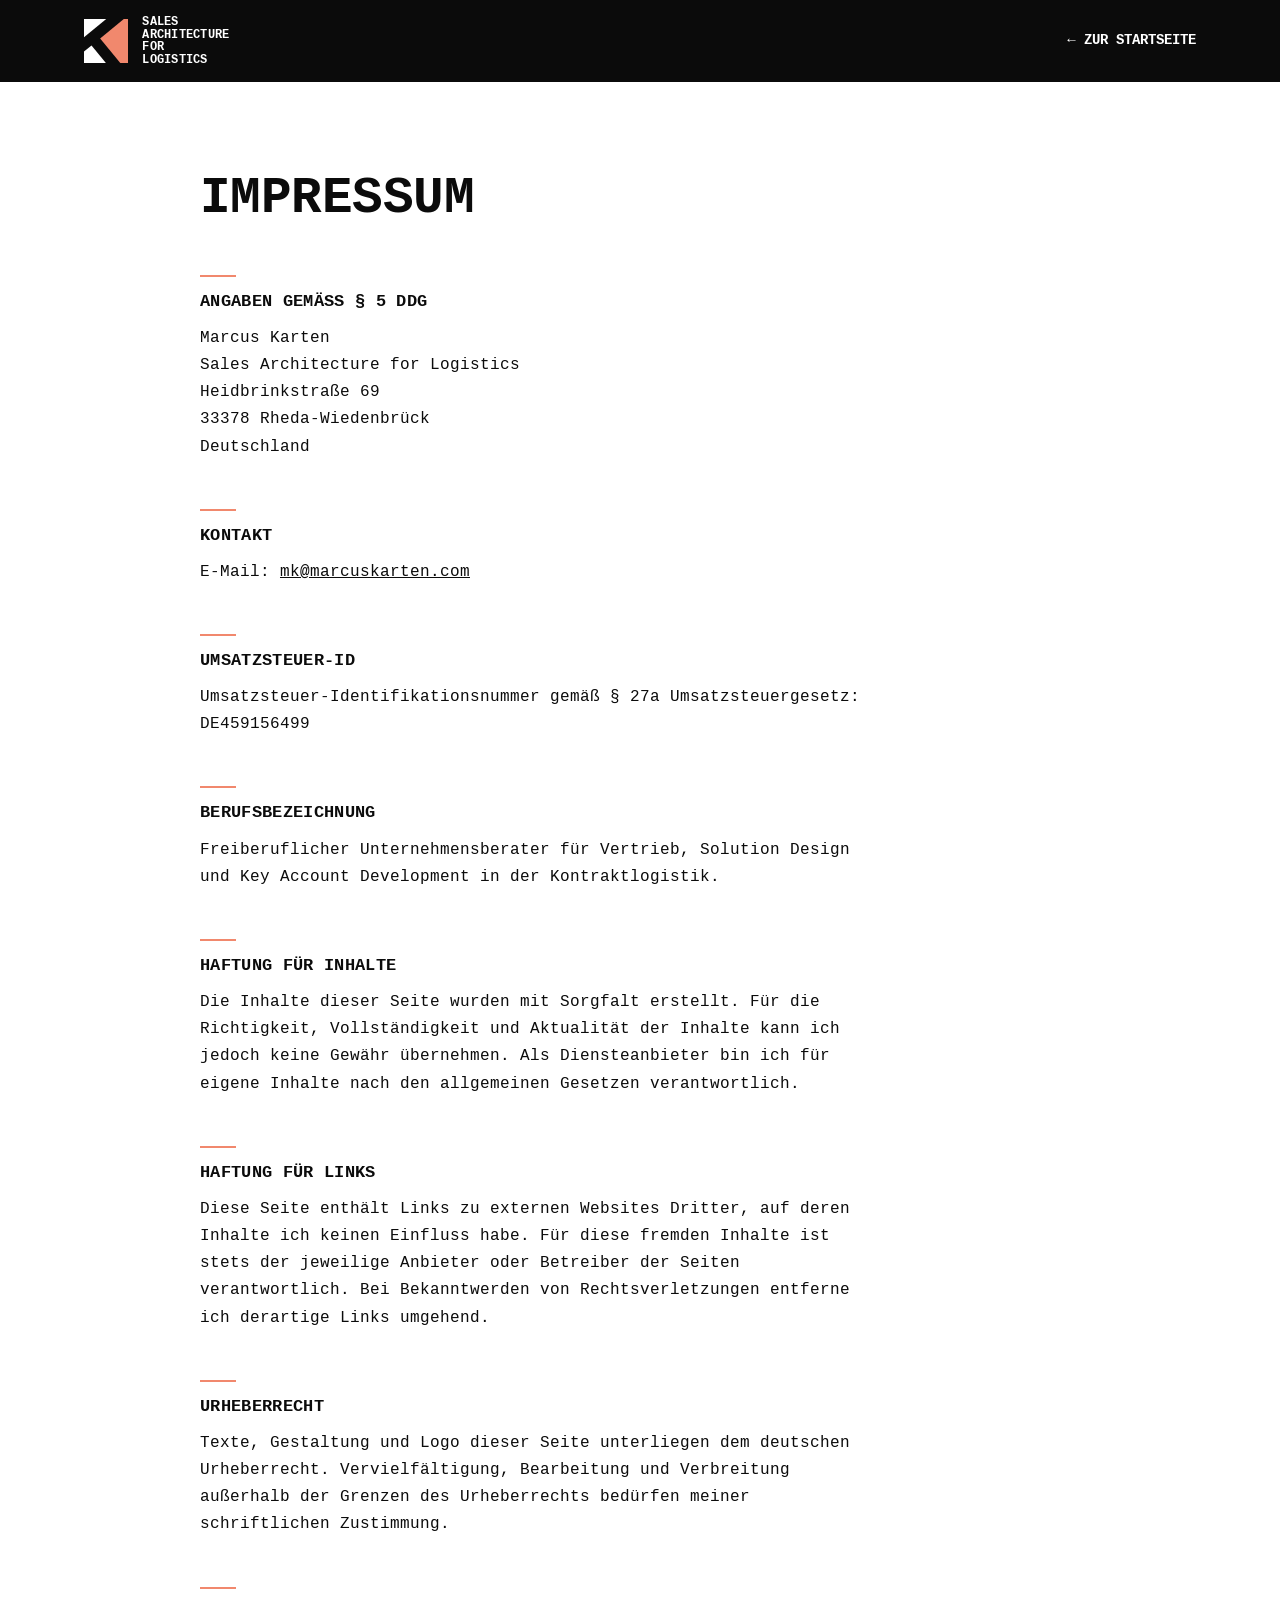
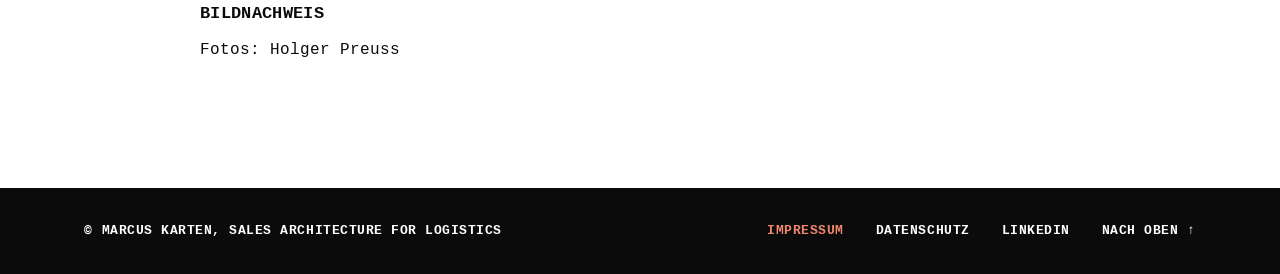
<file: impressum.html>
<!DOCTYPE html>
<html lang="de">
<head>
<meta charset="UTF-8">
<meta name="viewport" content="width=device-width, initial-scale=1">
<meta name="robots" content="noindex, follow">
<title>Impressum · Marcus Karten, Sales Architecture for Logistics</title>
<link rel="icon" href="favicon.svg" type="image/svg+xml">
<link rel="icon" href="favicon.ico" sizes="48x48">
<link rel="apple-touch-icon" href="apple-touch-icon.png">
<link rel="preload" href="assets/fonts/cousine-400-latin.woff2" as="font" type="font/woff2" crossorigin>
<link rel="stylesheet" href="assets/css/fonts.css">
<style>
/* Gleiche Farben und Schrift wie die Startseite. Die Schriften liegen selbst gehostet in assets/fonts (Datenschutz). */
:root{--black:#0B0B0B;--white:#FFFFFF;--coral:#F1886D;--paper:#F0F0EE;--gut:clamp(16px,6.6vw,96px);
  --font:'Cousine','Liberation Mono',Menlo,Consolas,monospace}
*{box-sizing:border-box}
html{scroll-behavior:smooth}
body{margin:0;background:var(--white);color:var(--black);font-family:var(--font);font-size:16px;line-height:1.7;-webkit-font-smoothing:antialiased}
a{color:inherit}
:focus-visible{outline:2px solid var(--coral);outline-offset:3px}
.wrap{max-width:calc(880px + 2*var(--gut));margin:0 auto;padding-inline:var(--gut)}
.nav{position:sticky;top:0;z-index:10;background:var(--black);color:var(--white);border-bottom:1px solid var(--white)}
.nav .wrap{max-width:calc(1248px + 2*var(--gut));display:flex;align-items:center;justify-content:space-between;gap:24px;padding-block:16px}
.logo{display:inline-flex;align-items:center;gap:14px;text-decoration:none;color:var(--white)}
.logo svg{height:44px;width:auto;display:block}
.logo svg path{fill:currentColor}
.logo svg path:last-child{fill:var(--coral)}
.logo span{font-weight:700;font-size:12px;line-height:1.05;text-transform:uppercase;letter-spacing:.02em}
.back{font-weight:700;font-size:14px;text-transform:uppercase;text-decoration:none;color:var(--white)}
.back:hover{color:var(--coral)}
main{padding-block:88px 112px}
h1{margin:0 0 48px;font-size:clamp(32px,4vw,52px);line-height:1.08;text-transform:uppercase;letter-spacing:-.01em}
h2{margin:48px 0 12px;font-size:17px;line-height:1.3;text-transform:uppercase;letter-spacing:.02em}
h2::before{content:"";display:block;width:36px;height:2px;background:var(--coral);margin-bottom:14px}
p{margin:0 0 12px;max-width:42em}
.foot{background:var(--black);color:var(--white);padding-block:32px;font-weight:700;font-size:13px;letter-spacing:.04em;text-transform:uppercase}
.foot .wrap{max-width:calc(1248px + 2*var(--gut));display:flex;justify-content:space-between;gap:24px;flex-wrap:wrap}
.foot nav{display:flex;gap:32px;flex-wrap:wrap}
.foot a{text-decoration:none}
.foot a:hover,.foot a[aria-current]{color:var(--coral)}
</style>
</head>
<body id="top">

<header class="nav">
  <div class="wrap">
    <a href="index.html" class="logo" aria-label="Marcus Karten, Sales Architecture for Logistics, zur Startseite">
      <svg viewBox="0 0 494 494" aria-hidden="true"><path d="M245.988 494H0V365.967L84.5566 296.761L245.988 494Z"/><path d="M249.754 0L0 204.414V0H249.754Z"/><path d="M181.303 217.579L447.142 0H494V494H407.542L181.303 217.579Z"/></svg>
      <span>Sales<br>Architecture<br>for<br>Logistics</span>
    </a>
    <a href="index.html" class="back">← Zur Startseite</a>
  </div>
</header>

<main>
  <div class="wrap">
    <h1>Impressum</h1>

    <h2>Angaben gemäß § 5 DDG</h2>
    <p>
      Marcus Karten<br>
      Sales Architecture for Logistics<br>
      Heidbrinkstraße 69<br>
      33378 Rheda-Wiedenbrück<br>
      Deutschland
    </p>

    <h2>Kontakt</h2>
    <p>
      E-Mail: <a href="mailto:mk@marcuskarten.com">mk@marcuskarten.com</a>
    </p>

    <h2>Umsatzsteuer-ID</h2>
    <p>
      Umsatzsteuer-Identifikationsnummer gemäß § 27a Umsatzsteuergesetz:<br>
      DE459156499
    </p>

    <h2>Berufsbezeichnung</h2>
    <p>Freiberuflicher Unternehmensberater für Vertrieb, Solution Design und Key Account Development in der Kontraktlogistik.</p>

    <!-- TODO (optional): Nur nötig, wenn Sie redaktionelle Inhalte veröffentlichen (z. B. Blog, Artikel).
         Für eine reine Angebotsseite meist nicht erforderlich. Bei Bedarf Kommentarzeichen entfernen.
    <h2>Verantwortlich für den Inhalt nach § 18 Abs. 2 MStV</h2>
    <p>[VORNAME NACHNAME], [STRASSE HAUSNUMMER], [PLZ ORT]</p>
    -->

    <h2>Haftung für Inhalte</h2>
    <p>Die Inhalte dieser Seite wurden mit Sorgfalt erstellt. Für die Richtigkeit, Vollständigkeit und Aktualität der Inhalte kann ich jedoch keine Gewähr übernehmen. Als Diensteanbieter bin ich für eigene Inhalte nach den allgemeinen Gesetzen verantwortlich.</p>

    <h2>Haftung für Links</h2>
    <p>Diese Seite enthält Links zu externen Websites Dritter, auf deren Inhalte ich keinen Einfluss habe. Für diese fremden Inhalte ist stets der jeweilige Anbieter oder Betreiber der Seiten verantwortlich. Bei Bekanntwerden von Rechtsverletzungen entferne ich derartige Links umgehend.</p>

    <h2>Urheberrecht</h2>
    <p>Texte, Gestaltung und Logo dieser Seite unterliegen dem deutschen Urheberrecht. Vervielfältigung, Bearbeitung und Verbreitung außerhalb der Grenzen des Urheberrechts bedürfen meiner schriftlichen Zustimmung.</p>

    <h2>Bildnachweis</h2>
    <p>Fotos: Holger Preuss</p>
  </div>
</main>

<footer class="foot">
  <div class="wrap">
    <span>© Marcus Karten, Sales Architecture for Logistics</span>
    <nav aria-label="Rechtliches">
      <a href="impressum.html" aria-current="page">Impressum</a>
      <a href="datenschutz.html">Datenschutz</a>
      <a href="https://www.linkedin.com/in/marcuskarten/" target="_blank" rel="noopener">LinkedIn</a>
      <a href="#top">Nach oben ↑</a>
    </nav>
  </div>
</footer>

</body>
</html>
</file>
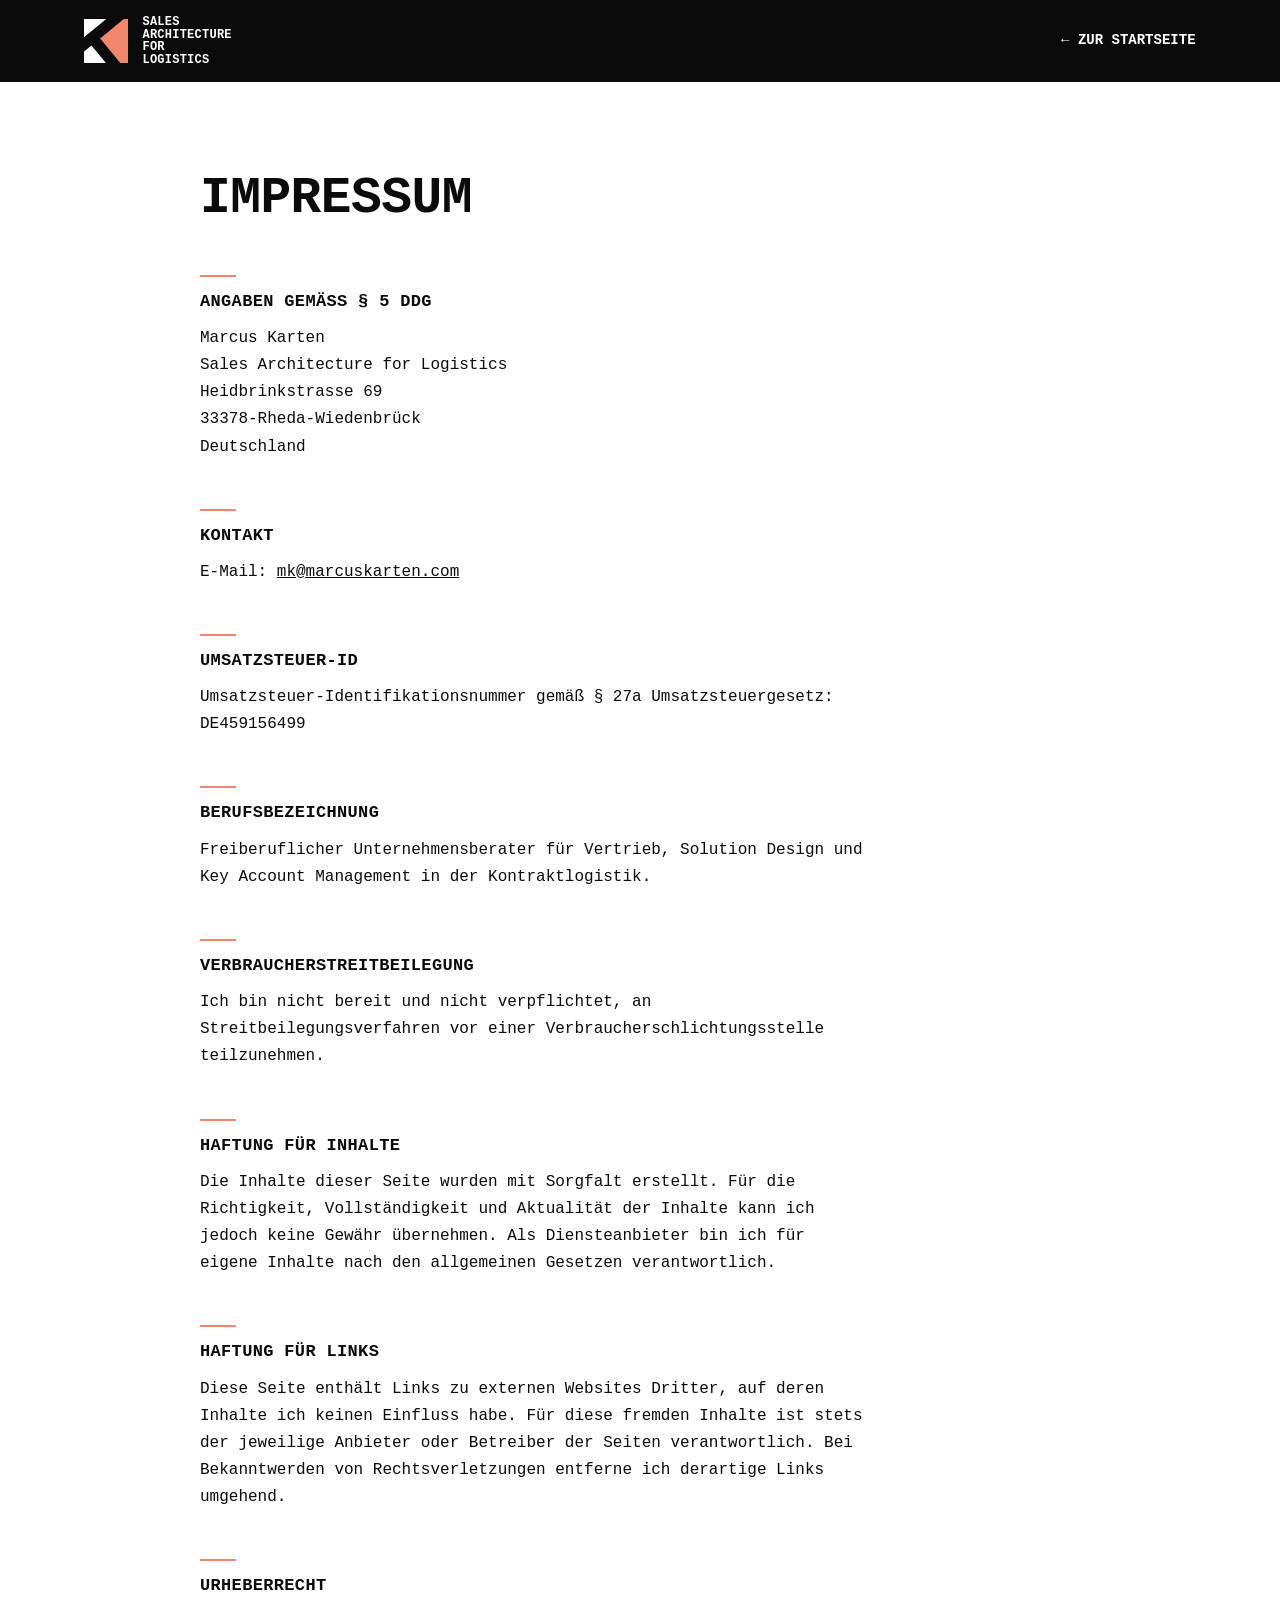
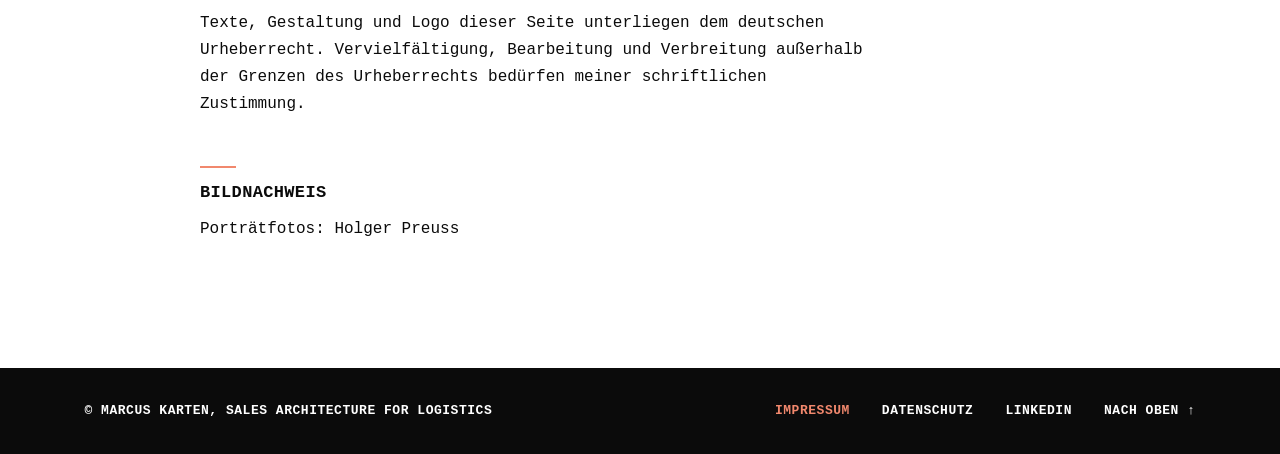
<file: impressum_2.html>
<!DOCTYPE html>
<html lang="de">
<head>
<meta charset="UTF-8">
<meta name="viewport" content="width=device-width, initial-scale=1">
<meta name="robots" content="noindex, follow">
<title>Impressum · Marcus Karten, Sales Architecture for Logistics</title>
<style>
/* Gleiche Farben und Schrift wie die Startseite. Die Schrift wird NICHT von Google geladen (Datenschutz):
   ist Cousine nicht installiert, greift eine Systemschrift in Monospace. */
:root{--black:#0B0B0B;--white:#FFFFFF;--coral:#F1886D;--paper:#F0F0EE;--gut:clamp(16px,6.6vw,96px);
  --font:'Cousine','Liberation Mono',Menlo,Consolas,monospace}
*{box-sizing:border-box}
html{scroll-behavior:smooth}
body{margin:0;background:var(--white);color:var(--black);font-family:var(--font);font-size:16px;line-height:1.7;-webkit-font-smoothing:antialiased}
a{color:inherit}
:focus-visible{outline:2px solid var(--coral);outline-offset:3px}
.wrap{max-width:calc(880px + 2*var(--gut));margin:0 auto;padding-inline:var(--gut)}
.nav{position:sticky;top:0;z-index:10;background:var(--black);color:var(--white);border-bottom:1px solid var(--white)}
.nav .wrap{max-width:calc(1248px + 2*var(--gut));display:flex;align-items:center;justify-content:space-between;gap:24px;padding-block:16px}
.logo{display:inline-flex;align-items:center;gap:14px;text-decoration:none;color:var(--white)}
.logo svg{height:44px;width:auto;display:block}
.logo svg path{fill:currentColor}
.logo svg path:last-child{fill:var(--coral)}
.logo span{font-weight:700;font-size:12px;line-height:1.05;text-transform:uppercase;letter-spacing:.02em}
.back{font-weight:700;font-size:14px;text-transform:uppercase;text-decoration:none;color:var(--white)}
.back:hover{color:var(--coral)}
main{padding-block:88px 112px}
h1{margin:0 0 48px;font-size:clamp(32px,4vw,52px);line-height:1.08;text-transform:uppercase;letter-spacing:-.01em}
h2{margin:48px 0 12px;font-size:17px;line-height:1.3;text-transform:uppercase;letter-spacing:.02em}
h2::before{content:"";display:block;width:36px;height:2px;background:var(--coral);margin-bottom:14px}
p{margin:0 0 12px;max-width:42em}
.foot{background:var(--black);color:var(--white);padding-block:32px;font-weight:700;font-size:13px;letter-spacing:.04em;text-transform:uppercase}
.foot .wrap{max-width:calc(1248px + 2*var(--gut));display:flex;justify-content:space-between;gap:24px;flex-wrap:wrap}
.foot nav{display:flex;gap:32px;flex-wrap:wrap}
.foot a{text-decoration:none}
.foot a:hover,.foot a[aria-current]{color:var(--coral)}
</style>
</head>
<body id="top">

<header class="nav">
  <div class="wrap">
    <a href="index.html#top" class="logo" aria-label="Marcus Karten, Sales Architecture for Logistics, zur Startseite">
      <svg viewBox="0 0 494 494" aria-hidden="true"><path d="M245.988 494H0V365.967L84.5566 296.761L245.988 494Z"/><path d="M249.754 0L0 204.414V0H249.754Z"/><path d="M181.303 217.579L447.142 0H494V494H407.542L181.303 217.579Z"/></svg>
      <span>Sales<br>Architecture<br>for<br>Logistics</span>
    </a>
    <a href="index.html#top" class="back">← Zur Startseite</a>
  </div>
</header>

<main>
  <div class="wrap">
    <h1>Impressum</h1>

    <h2>Angaben gemäß § 5 DDG</h2>
    <!-- ✏️ HIER EINTRAGEN: Vor- und Nachname, ladungsfähige Anschrift (kein Postfach) -->
    <p>
      Marcus Karten<br>
      Sales Architecture for Logistics<br>
      Heidbrinkstrasse 69<br>
      33378-Rheda-Wiedenbrück<br>
      Deutschland
    </p>

    <h2>Kontakt</h2>
    <!-- ✏️ HIER EINTRAGEN: Telefon und E-Mail. Beides sollte drin sein (schnelle, unmittelbare Kontaktaufnahme). -->
    <p>
      E-Mail: <a href="mailto:mk@marcuskarten.com">mk@marcuskarten.com</a>
    </p>

    <h2>Umsatzsteuer-ID</h2>
    <p>
      Umsatzsteuer-Identifikationsnummer gemäß § 27a Umsatzsteuergesetz:<br>
      <!-- ✏️ HIER EINTRAGEN: USt-IdNr. im Format DE123456789 -->
      DE459156499
    </p>

    <h2>Berufsbezeichnung</h2>
    <p>Freiberuflicher Unternehmensberater für Vertrieb, Solution Design und Key Account Management in der Kontraktlogistik.</p>

    <!-- OPTIONAL: Nur nötig, wenn Sie redaktionelle Inhalte veröffentlichen (z. B. Blog, Artikel).
         Für eine reine Angebotsseite meist nicht erforderlich. Bei Bedarf Kommentarzeichen entfernen.
    <h2>Verantwortlich für den Inhalt nach § 18 Abs. 2 MStV</h2>
    <p>[VORNAME NACHNAME], [STRASSE HAUSNUMMER], [PLZ ORT]</p>
    -->

    <h2>Verbraucherstreitbeilegung</h2>
    <p>Ich bin nicht bereit und nicht verpflichtet, an Streitbeilegungsverfahren vor einer Verbraucherschlichtungsstelle teilzunehmen.</p>

    <h2>Haftung für Inhalte</h2>
    <p>Die Inhalte dieser Seite wurden mit Sorgfalt erstellt. Für die Richtigkeit, Vollständigkeit und Aktualität der Inhalte kann ich jedoch keine Gewähr übernehmen. Als Diensteanbieter bin ich für eigene Inhalte nach den allgemeinen Gesetzen verantwortlich.</p>

    <h2>Haftung für Links</h2>
    <p>Diese Seite enthält Links zu externen Websites Dritter, auf deren Inhalte ich keinen Einfluss habe. Für diese fremden Inhalte ist stets der jeweilige Anbieter oder Betreiber der Seiten verantwortlich. Bei Bekanntwerden von Rechtsverletzungen entferne ich derartige Links umgehend.</p>

    <h2>Urheberrecht</h2>
    <p>Texte, Gestaltung und Logo dieser Seite unterliegen dem deutschen Urheberrecht. Vervielfältigung, Bearbeitung und Verbreitung außerhalb der Grenzen des Urheberrechts bedürfen meiner schriftlichen Zustimmung.</p>

    <h2>Bildnachweis</h2>
    <!-- ✏️ HIER EINTRAGEN: Wer hat die Porträtfotos gemacht? Bei eigenen Fotos diesen Abschnitt löschen. -->
    <p>Porträtfotos: Holger Preuss</p>
  </div>
</main>

<footer class="foot">
  <div class="wrap">
    <span>© Marcus Karten, Sales Architecture for Logistics</span>
    <nav aria-label="Rechtliches">
      <a href="impressum_2.html" aria-current="page">Impressum</a>
      <a href="datenschutz_2.html">Datenschutz</a>
      <!-- ✏️ HIER EINTRAGEN: Ihre LinkedIn-Profiladresse -->
      <a href="https://www.linkedin.com/in/marcuskarten" target="_blank" rel="noopener">LinkedIn</a>
      <a href="#top">Nach oben ↑</a>
    </nav>
  </div>
</footer>

</body>
</html>
</file>
<file: assets/css/fonts.css>
/* Self-hosted web fonts, shared by all pages. Nothing is loaded from Google (privacy). */
/* Cousine (Google Fonts, Apache 2.0), selbst gehostet: Latin-Subset plus Pfeile. */
@font-face{font-family:'Cousine';font-style:normal;font-weight:400;font-display:swap;src:url(../fonts/cousine-400-latin.woff2) format('woff2');unicode-range:U+0000-00FF,U+0131,U+0152-0153,U+02BB-02BC,U+02C6,U+02DA,U+02DC,U+0304,U+0308,U+0329,U+2000-206F,U+20AC,U+2122,U+2191,U+2193,U+2212,U+2215,U+FEFF,U+FFFD}
@font-face{font-family:'Cousine';font-style:normal;font-weight:700;font-display:swap;src:url(../fonts/cousine-700-latin.woff2) format('woff2');unicode-range:U+0000-00FF,U+0131,U+0152-0153,U+02BB-02BC,U+02C6,U+02DA,U+02DC,U+0304,U+0308,U+0329,U+2000-206F,U+20AC,U+2122,U+2191,U+2193,U+2212,U+2215,U+FEFF,U+FFFD}
@font-face{font-family:'Cousine';font-style:normal;font-weight:400;font-display:swap;src:url(../fonts/cousine-400-arrows.woff2) format('woff2');unicode-range:U+2190-21FF}
@font-face{font-family:'Cousine';font-style:normal;font-weight:700;font-display:swap;src:url(../fonts/cousine-700-arrows.woff2) format('woff2');unicode-range:U+2190-21FF}
/* IBM Plex Sans (SIL OFL 1.1), selbst gehostet: Latin-Subset, 400, 400 kursiv, 600. Für den Fließtext. */
@font-face{font-family:'IBM Plex Sans';font-style:normal;font-weight:400;font-display:swap;src:url(../fonts/ibm-plex-sans-400-latin.woff2) format('woff2');unicode-range:U+0000-00FF,U+0131,U+0152-0153,U+02BB-02BC,U+02C6,U+02DA,U+02DC,U+0304,U+0308,U+0329,U+2000-206F,U+20AC,U+2122,U+2191,U+2193,U+2212,U+2215,U+FEFF,U+FFFD}
@font-face{font-family:'IBM Plex Sans';font-style:italic;font-weight:400;font-display:swap;src:url(../fonts/ibm-plex-sans-400-italic-latin.woff2) format('woff2');unicode-range:U+0000-00FF,U+0131,U+0152-0153,U+02BB-02BC,U+02C6,U+02DA,U+02DC,U+0304,U+0308,U+0329,U+2000-206F,U+20AC,U+2122,U+2191,U+2193,U+2212,U+2215,U+FEFF,U+FFFD}
@font-face{font-family:'IBM Plex Sans';font-style:normal;font-weight:600;font-display:swap;src:url(../fonts/ibm-plex-sans-600-latin.woff2) format('woff2');unicode-range:U+0000-00FF,U+0131,U+0152-0153,U+02BB-02BC,U+02C6,U+02DA,U+02DC,U+0304,U+0308,U+0329,U+2000-206F,U+20AC,U+2122,U+2191,U+2193,U+2212,U+2215,U+FEFF,U+FFFD}
</file>
